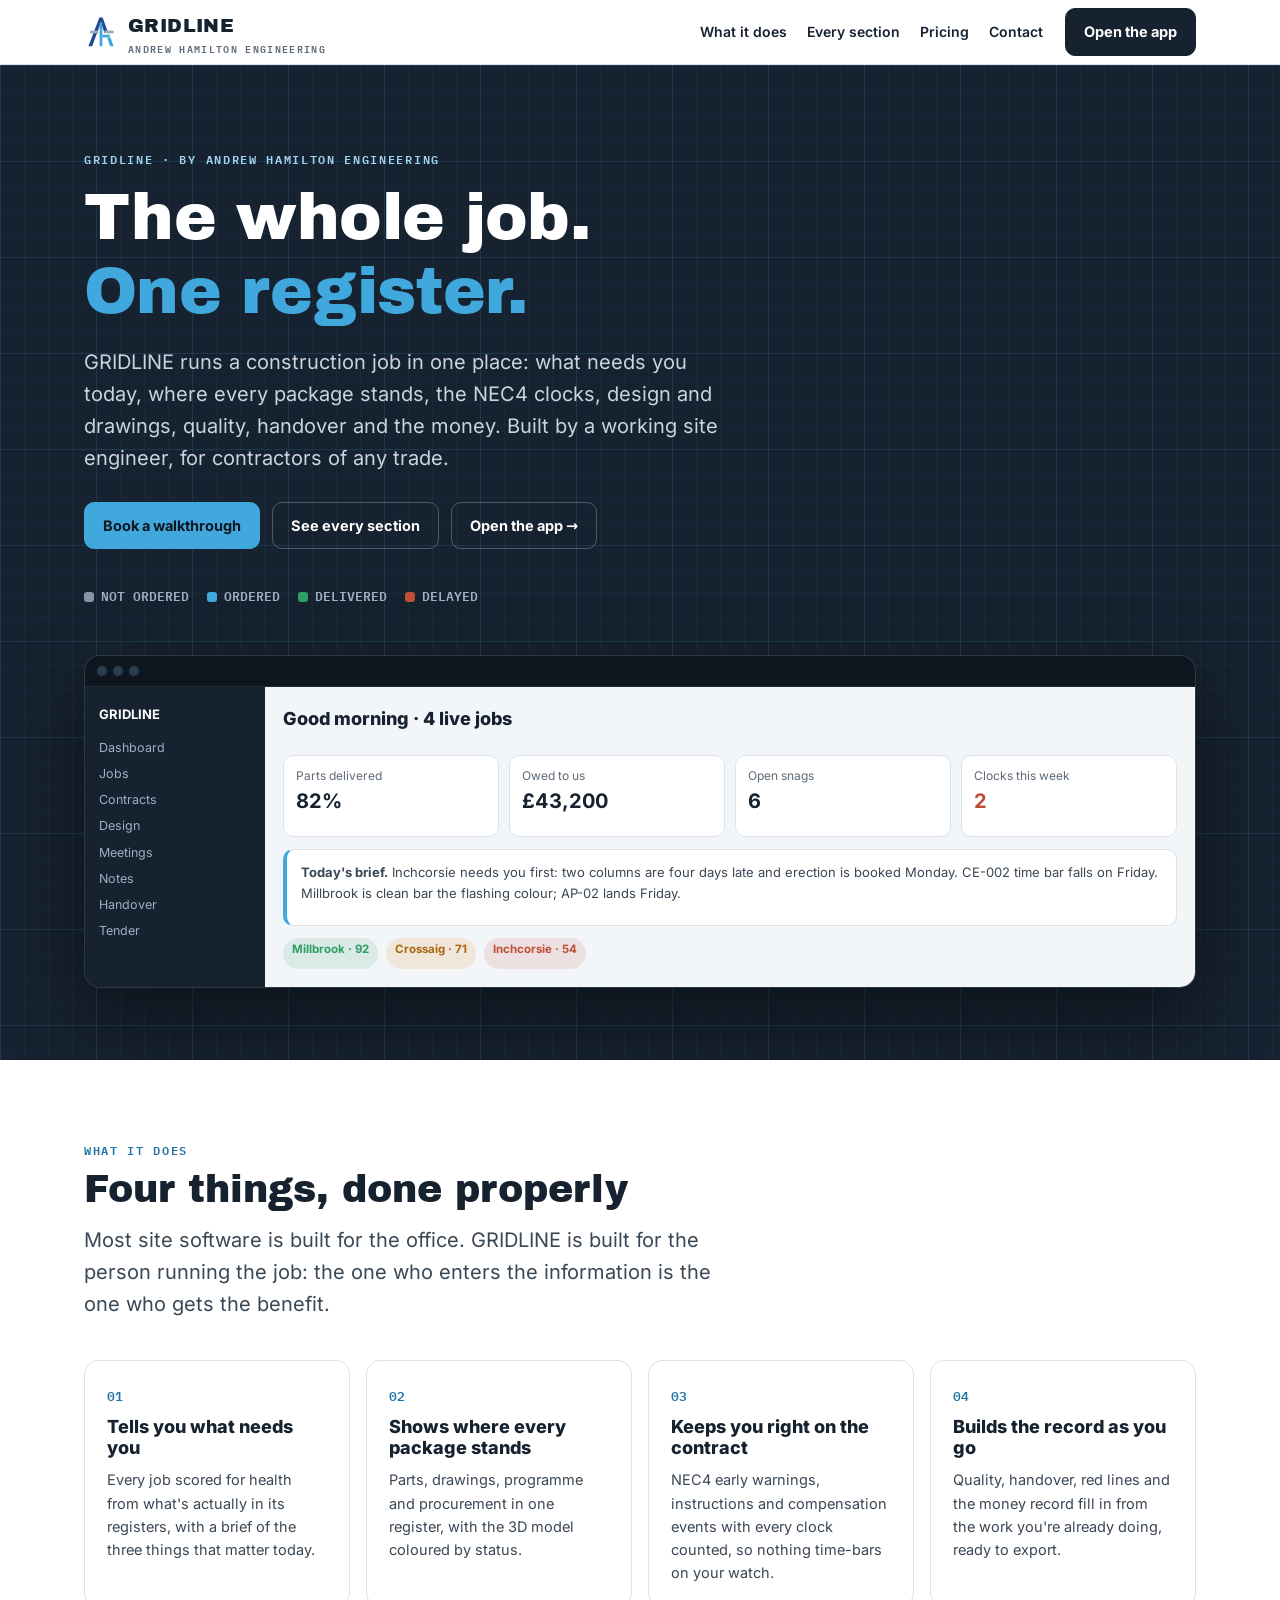
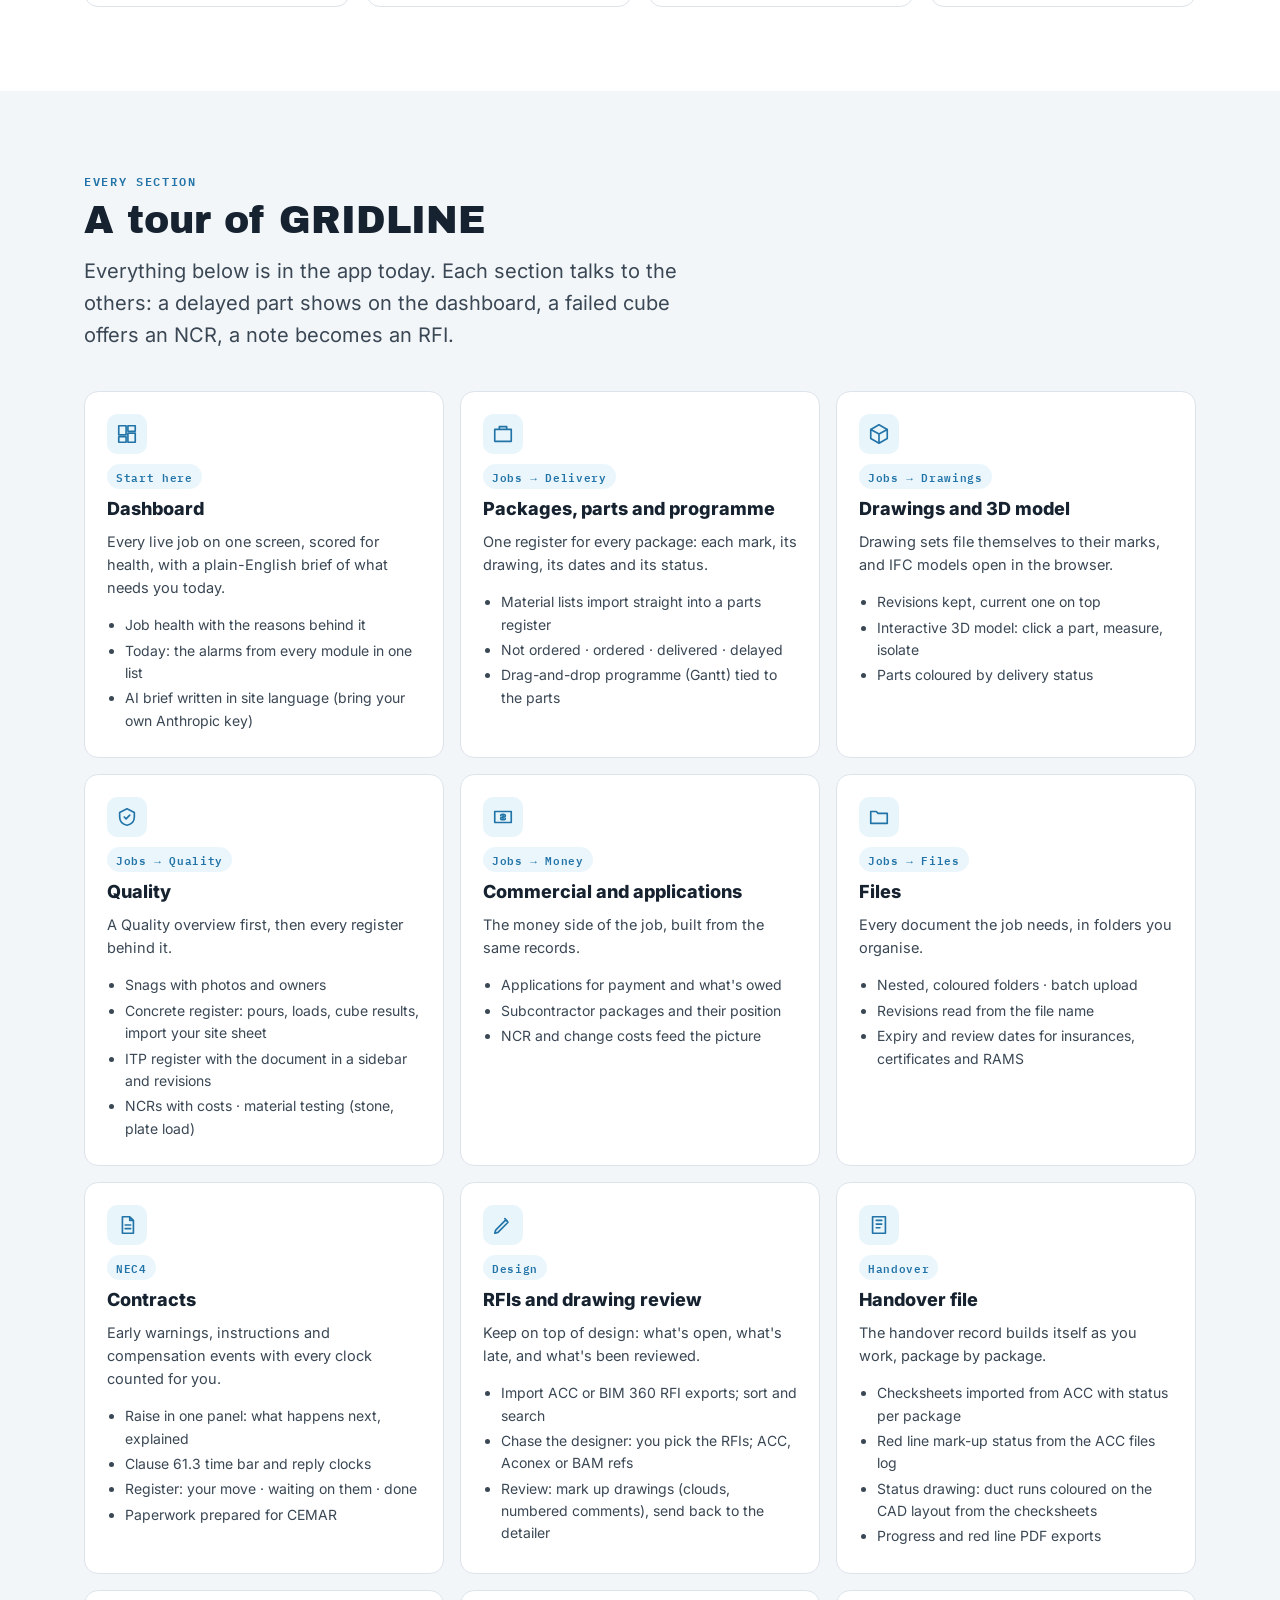
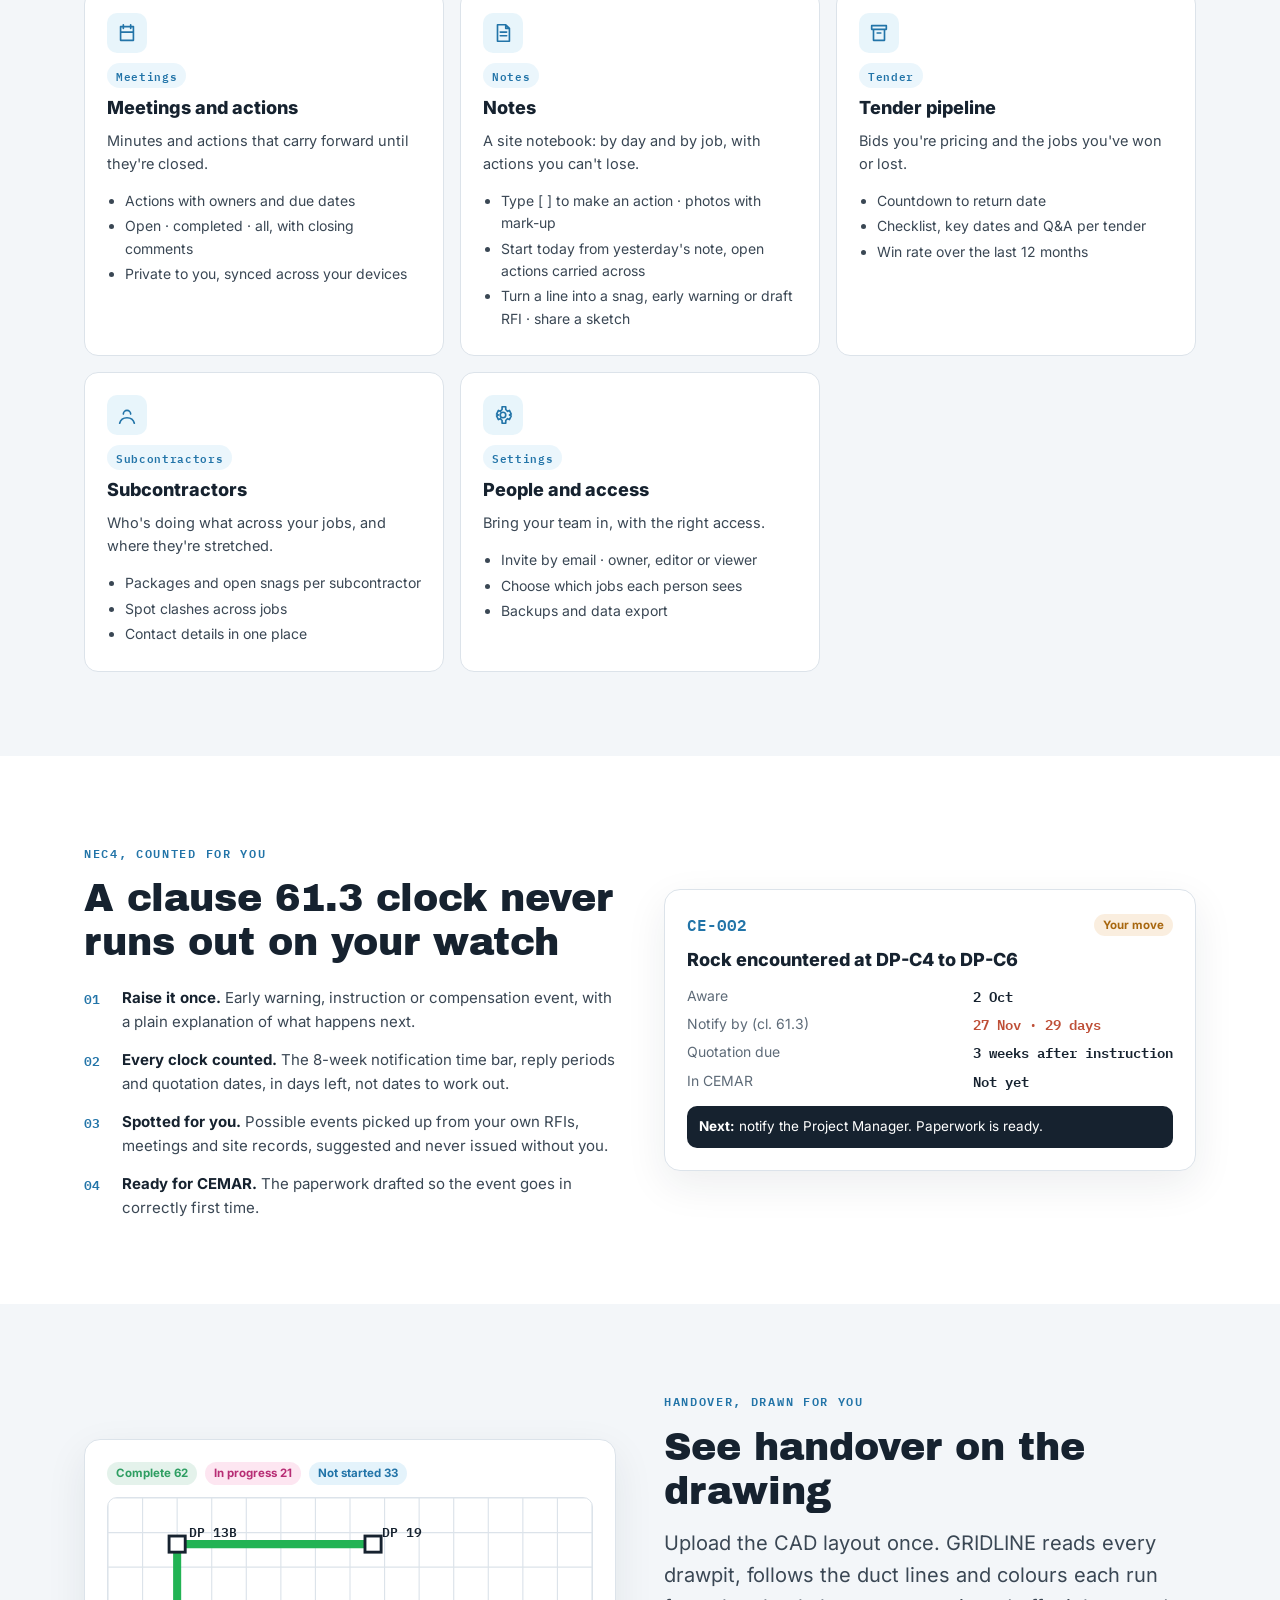
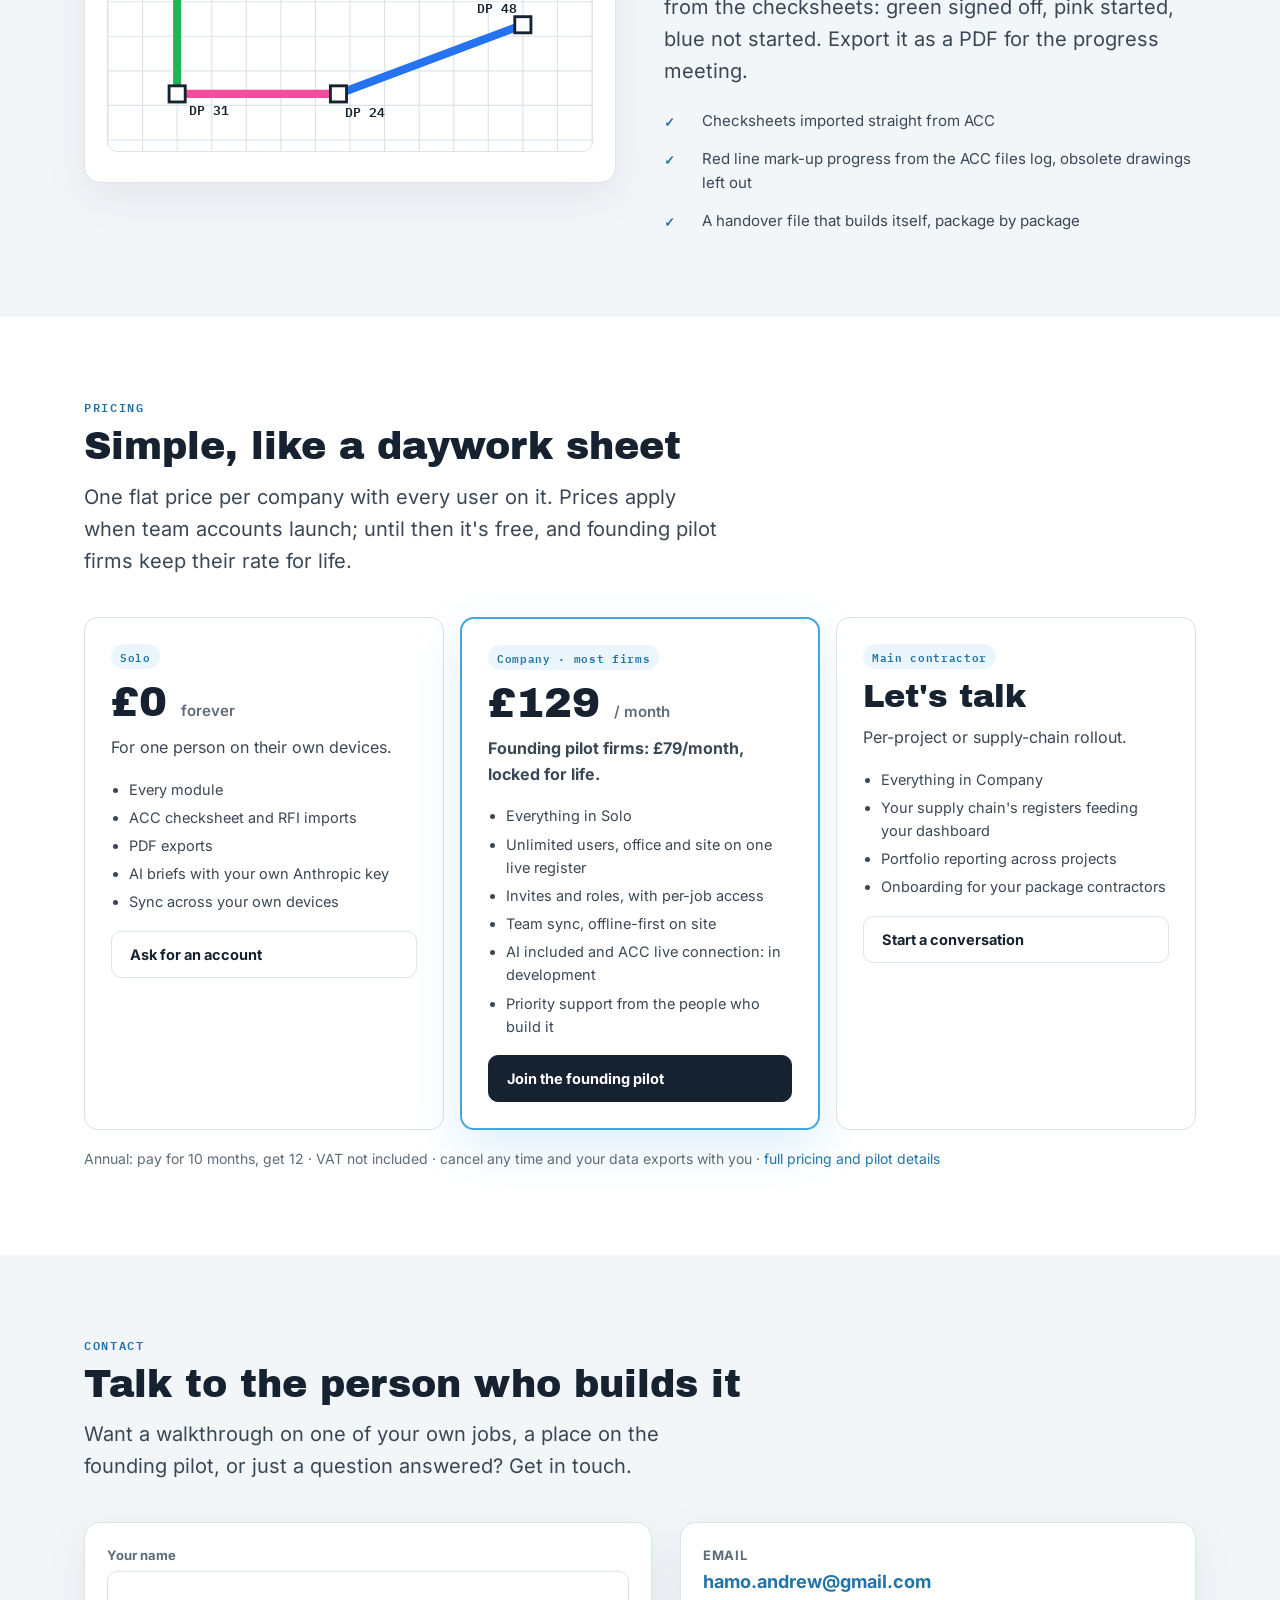
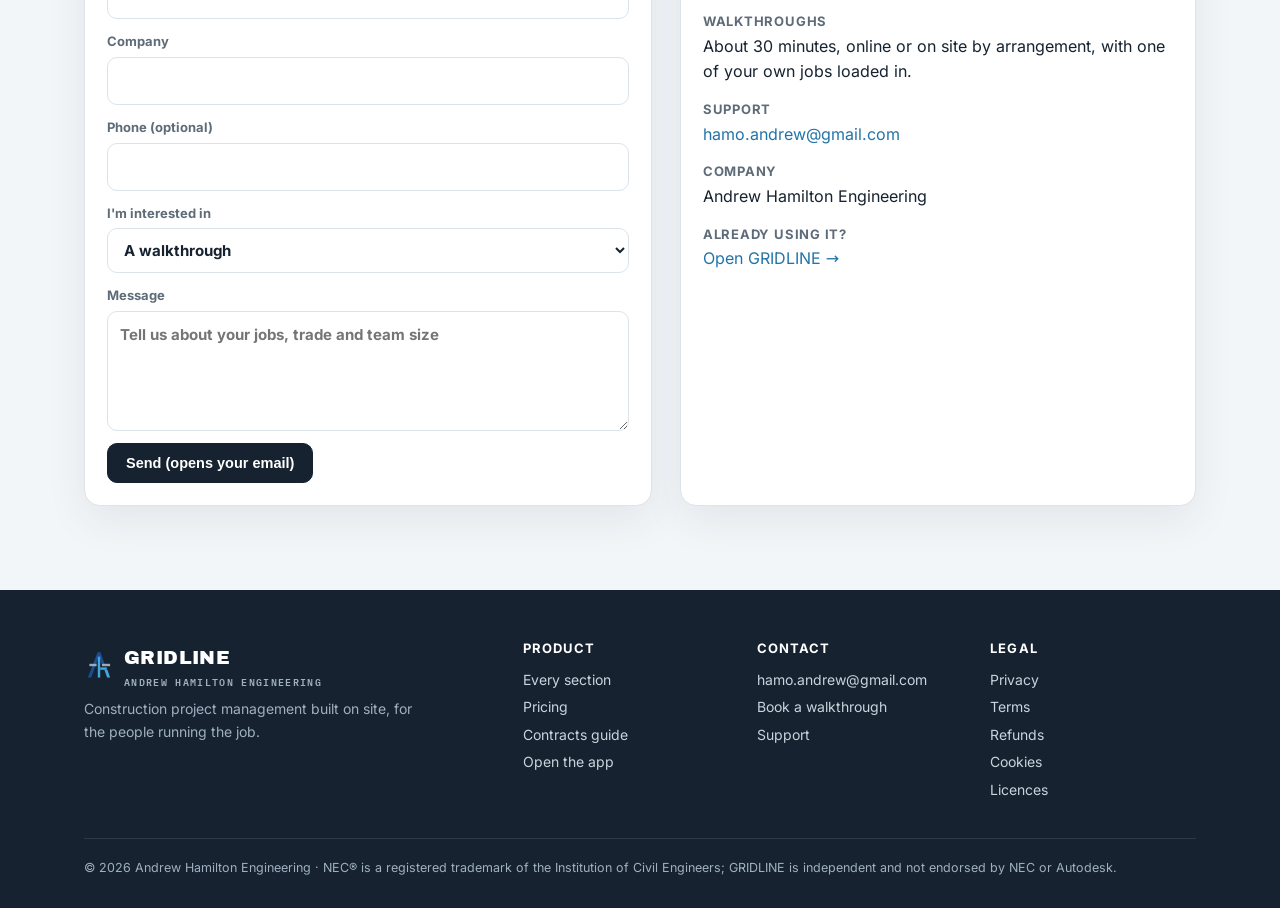
<file: index.html>
<!doctype html><html lang="en-GB"><head><meta charset="utf-8"><meta name="viewport" content="width=device-width,initial-scale=1"><title>GRIDLINE · construction project management, built on site</title><meta name="description" content="GRIDLINE runs the whole job in one place: packages, quality, NEC4 contracts, design, handover and the money. Made by a site engineer, for contractors."><meta name="theme-color" content="#16222F"><link rel="stylesheet" href="fonts.css"><link rel="stylesheet" href="styles.css"><link rel="icon" href="data:image/svg+xml,<svg width='64' height='64' viewBox='0 0 100 100' aria-hidden='true'><polygon points='45,8 55,8 24,92 13,92' fill='%231E4B8F'/><polygon points='45,8 55,8 71,52 60,52' fill='%231E4B8F'/><rect x='18' y='46' width='24' height='8' fill='%239AAABB'/><rect x='60' y='46' width='27' height='8' fill='%239AAABB'/><polygon points='46,22 54,22 54,92 46,92' fill='%2341A8DE'/><rect x='54' y='58' width='22' height='8' fill='%2341A8DE'/><polygon points='68,66 78,66 87,92 77,92' fill='%2341A8DE'/></svg>"></head><body><a class="skip" href="#main">Skip to content</a>
<header class="top"><div class="wrap"><a class="brand" href="index.html"><svg width="34" height="34" viewBox="0 0 100 100" aria-hidden="true"><polygon points="45,8 55,8 24,92 13,92" fill="#1E4B8F"/><polygon points="45,8 55,8 71,52 60,52" fill="#1E4B8F"/><rect x="18" y="46" width="24" height="8" fill="#9AAABB"/><rect x="60" y="46" width="27" height="8" fill="#9AAABB"/><polygon points="46,22 54,22 54,92 46,92" fill="#41A8DE"/><rect x="54" y="58" width="22" height="8" fill="#41A8DE"/><polygon points="68,66 78,66 87,92 77,92" fill="#41A8DE"/></svg><span><b>GRIDLINE</b><small>ANDREW HAMILTON ENGINEERING</small></span></a>
<nav class="nav" aria-label="Main"><a href="index.html#what">What it does</a><a href="index.html#sections">Every section</a><a href="index.html#pricing">Pricing</a><a href="index.html#contact">Contact</a></nav><a class="btn primary" href="https://hamoandrew-oss.github.io/AHE/">Open the app</a></div></header>
<main id="main">
<section class="hero grid-bg"><div class="wrap">
 <div class="eyebrow" style="color:#9FD3EF">GRIDLINE · BY ANDREW HAMILTON ENGINEERING</div>
 <h1 style="margin-top:16px">The whole job.<br/><span>One register.</span></h1>
 <p class="lead" style="margin-top:18px">GRIDLINE runs a construction job in one place: what needs you today, where every package stands, the NEC4 clocks, design and drawings, quality, handover and the money. Built by a working site engineer, for contractors of any trade.</p>
 <div class="cta"><a class="btn sky" href="#contact">Book a walkthrough</a><a class="btn" href="#sections">See every section</a><a class="btn" href="https://hamoandrew-oss.github.io/AHE/">Open the app →</a></div>
 <div class="status"><span><i style="background:#8496A6"></i>NOT ORDERED</span><span><i style="background:#41A8DE"></i>ORDERED</span><span><i style="background:#2E9E62"></i>DELIVERED</span><span><i style="background:#BE4E36"></i>DELAYED</span></div>
 <div class="shot" role="img" aria-label="GRIDLINE dashboard"><div class="bar"><span></span><span></span><span></span></div><div class="body">
  <div class="side"><b>GRIDLINE</b>Dashboard<br/>Jobs<br/>Contracts<br/>Design<br/>Meetings<br/>Notes<br/>Handover<br/>Tender</div>
  <div class="main"><div style="font-weight:800;font-size:18px">Good morning · 4 live jobs</div>
   <div class="mock-row"><div class="mock-card">Parts delivered<b>82%</b></div><div class="mock-card">Owed to us<b>£43,200</b></div><div class="mock-card">Open snags<b>6</b></div><div class="mock-card">Clocks this week<b style="color:#BE4E36">2</b></div></div>
   <div class="mock-brief"><b>Today's brief.</b> Inchcorsie needs you first: two columns are four days late and erection is booked Monday. CE-002 time bar falls on Friday. Millbrook is clean bar the flashing colour; AP-02 lands Friday.</div>
   <div style="display:flex;gap:8px;flex-wrap:wrap"><span class="pill p-g">Millbrook · 92</span><span class="pill p-a">Crossaig · 71</span><span class="pill p-r">Inchcorsie · 54</span></div>
  </div></div></div>
</div></section>

<section id="what"><div class="wrap">
 <div class="head"><span class="eyebrow">What it does</span><h2>Four things, done properly</h2><p class="lead">Most site software is built for the office. GRIDLINE is built for the person running the job: the one who enters the information is the one who gets the benefit.</p></div>
 <div class="cards" style="grid-template-columns:repeat(auto-fill,minmax(240px,1fr))">
  <article class="card"><span class="num">01</span><h3>Tells you what needs you</h3><p>Every job scored for health from what's actually in its registers, with a brief of the three things that matter today.</p></article>
  <article class="card"><span class="num">02</span><h3>Shows where every package stands</h3><p>Parts, drawings, programme and procurement in one register, with the 3D model coloured by status.</p></article>
  <article class="card"><span class="num">03</span><h3>Keeps you right on the contract</h3><p>NEC4 early warnings, instructions and compensation events with every clock counted, so nothing time-bars on your watch.</p></article>
  <article class="card"><span class="num">04</span><h3>Builds the record as you go</h3><p>Quality, handover, red lines and the money record fill in from the work you're already doing, ready to export.</p></article>
 </div>
</div></section>

<section id="sections" class="alt"><div class="wrap">
 <div class="head"><span class="eyebrow">Every section</span><h2>A tour of GRIDLINE</h2><p class="lead">Everything below is in the app today. Each section talks to the others: a delayed part shows on the dashboard, a failed cube offers an NCR, a note becomes an RFI.</p></div>
 <div class="cards"><article class="card"><span class="ic"><svg width="22" height="22" viewBox="0 0 24 24" fill="none" stroke="currentColor" stroke-width="1.8" stroke-linecap="round" stroke-linejoin="round" aria-hidden="true"><path d="M3 13h8V3H3zM13 21h8V11h-8zM3 21h8v-6H3zM13 9h8V3h-8z"/></svg></span><span class="tag">Start here</span><h3>Dashboard</h3><p>Every live job on one screen, scored for health, with a plain-English brief of what needs you today.</p><ul><li>Job health with the reasons behind it</li><li>Today: the alarms from every module in one list</li><li>AI brief written in site language (bring your own Anthropic key)</li></ul></article><article class="card"><span class="ic"><svg width="22" height="22" viewBox="0 0 24 24" fill="none" stroke="currentColor" stroke-width="1.8" stroke-linecap="round" stroke-linejoin="round" aria-hidden="true"><path d="M3 7h18v13H3zM8 7V4h8v3"/></svg></span><span class="tag">Jobs → Delivery</span><h3>Packages, parts and programme</h3><p>One register for every package: each mark, its drawing, its dates and its status.</p><ul><li>Material lists import straight into a parts register</li><li>Not ordered · ordered · delivered · delayed</li><li>Drag-and-drop programme (Gantt) tied to the parts</li></ul></article><article class="card"><span class="ic"><svg width="22" height="22" viewBox="0 0 24 24" fill="none" stroke="currentColor" stroke-width="1.8" stroke-linecap="round" stroke-linejoin="round" aria-hidden="true"><path d="M12 2l9 5v10l-9 5-9-5V7zM12 22V12M21 7l-9 5-9-5"/></svg></span><span class="tag">Jobs → Drawings</span><h3>Drawings and 3D model</h3><p>Drawing sets file themselves to their marks, and IFC models open in the browser.</p><ul><li>Revisions kept, current one on top</li><li>Interactive 3D model: click a part, measure, isolate</li><li>Parts coloured by delivery status</li></ul></article><article class="card"><span class="ic"><svg width="22" height="22" viewBox="0 0 24 24" fill="none" stroke="currentColor" stroke-width="1.8" stroke-linecap="round" stroke-linejoin="round" aria-hidden="true"><path d="M9 12l2 2 4-4M12 3l8 4v5c0 5-3.5 8-8 9-4.5-1-8-4-8-9V7z"/></svg></span><span class="tag">Jobs → Quality</span><h3>Quality</h3><p>A Quality overview first, then every register behind it.</p><ul><li>Snags with photos and owners</li><li>Concrete register: pours, loads, cube results, import your site sheet</li><li>ITP register with the document in a sidebar and revisions</li><li>NCRs with costs · material testing (stone, plate load)</li></ul></article><article class="card"><span class="ic"><svg width="22" height="22" viewBox="0 0 24 24" fill="none" stroke="currentColor" stroke-width="1.8" stroke-linecap="round" stroke-linejoin="round" aria-hidden="true"><path d="M3 6h18v12H3zM12 9v6M9.5 10.5c0-1 1-1.5 2.5-1.5s2.5.5 2.5 1.5-1 1.5-2.5 1.5-2.5.5-2.5 1.5 1 1.5 2.5 1.5 2.5-.5 2.5-1.5"/></svg></span><span class="tag">Jobs → Money</span><h3>Commercial and applications</h3><p>The money side of the job, built from the same records.</p><ul><li>Applications for payment and what's owed</li><li>Subcontractor packages and their position</li><li>NCR and change costs feed the picture</li></ul></article><article class="card"><span class="ic"><svg width="22" height="22" viewBox="0 0 24 24" fill="none" stroke="currentColor" stroke-width="1.8" stroke-linecap="round" stroke-linejoin="round" aria-hidden="true"><path d="M3 6h6l2 2h10v11H3z"/></svg></span><span class="tag">Jobs → Files</span><h3>Files</h3><p>Every document the job needs, in folders you organise.</p><ul><li>Nested, coloured folders · batch upload</li><li>Revisions read from the file name</li><li>Expiry and review dates for insurances, certificates and RAMS</li></ul></article><article class="card"><span class="ic"><svg width="22" height="22" viewBox="0 0 24 24" fill="none" stroke="currentColor" stroke-width="1.8" stroke-linecap="round" stroke-linejoin="round" aria-hidden="true"><path d="M7 3h8l4 4v14H7zM15 3v4h4M10 12h6M10 16h6"/></svg></span><span class="tag">NEC4</span><h3>Contracts</h3><p>Early warnings, instructions and compensation events with every clock counted for you.</p><ul><li>Raise in one panel: what happens next, explained</li><li>Clause 61.3 time bar and reply clocks</li><li>Register: your move · waiting on them · done</li><li>Paperwork prepared for CEMAR</li></ul></article><article class="card"><span class="ic"><svg width="22" height="22" viewBox="0 0 24 24" fill="none" stroke="currentColor" stroke-width="1.8" stroke-linecap="round" stroke-linejoin="round" aria-hidden="true"><path d="M3 21l3.5-1 11-11-2.5-2.5-11 11L3 21zM14 5l2.5 2.5"/></svg></span><span class="tag">Design</span><h3>RFIs and drawing review</h3><p>Keep on top of design: what's open, what's late, and what's been reviewed.</p><ul><li>Import ACC or BIM 360 RFI exports; sort and search</li><li>Chase the designer: you pick the RFIs; ACC, Aconex or BAM refs</li><li>Review: mark up drawings (clouds, numbered comments), send back to the detailer</li></ul></article><article class="card"><span class="ic"><svg width="22" height="22" viewBox="0 0 24 24" fill="none" stroke="currentColor" stroke-width="1.8" stroke-linecap="round" stroke-linejoin="round" aria-hidden="true"><path d="M5 3h14v18H5zM9 7h6M9 11h6M9 15h4"/></svg></span><span class="tag">Handover</span><h3>Handover file</h3><p>The handover record builds itself as you work, package by package.</p><ul><li>Checksheets imported from ACC with status per package</li><li>Red line mark-up status from the ACC files log</li><li>Status drawing: duct runs coloured on the CAD layout from the checksheets</li><li>Progress and red line PDF exports</li></ul></article><article class="card"><span class="ic"><svg width="22" height="22" viewBox="0 0 24 24" fill="none" stroke="currentColor" stroke-width="1.8" stroke-linecap="round" stroke-linejoin="round" aria-hidden="true"><path d="M8 7V3m8 4V3M5 11h14M5 5h14v15H5z"/></svg></span><span class="tag">Meetings</span><h3>Meetings and actions</h3><p>Minutes and actions that carry forward until they're closed.</p><ul><li>Actions with owners and due dates</li><li>Open · completed · all, with closing comments</li><li>Private to you, synced across your devices</li></ul></article><article class="card"><span class="ic"><svg width="22" height="22" viewBox="0 0 24 24" fill="none" stroke="currentColor" stroke-width="1.8" stroke-linecap="round" stroke-linejoin="round" aria-hidden="true"><path d="M6 3h9l4 4v14H6zM15 3v4h4M9 11h7M9 15h7"/></svg></span><span class="tag">Notes</span><h3>Notes</h3><p>A site notebook: by day and by job, with actions you can't lose.</p><ul><li>Type [ ] to make an action · photos with mark-up</li><li>Start today from yesterday's note, open actions carried across</li><li>Turn a line into a snag, early warning or draft RFI · share a sketch</li></ul></article><article class="card"><span class="ic"><svg width="22" height="22" viewBox="0 0 24 24" fill="none" stroke="currentColor" stroke-width="1.8" stroke-linecap="round" stroke-linejoin="round" aria-hidden="true"><path d="M4 4h16v4H4zM6 8v12h12V8M10 12h4"/></svg></span><span class="tag">Tender</span><h3>Tender pipeline</h3><p>Bids you're pricing and the jobs you've won or lost.</p><ul><li>Countdown to return date</li><li>Checklist, key dates and Q&A per tender</li><li>Win rate over the last 12 months</li></ul></article><article class="card"><span class="ic"><svg width="22" height="22" viewBox="0 0 24 24" fill="none" stroke="currentColor" stroke-width="1.8" stroke-linecap="round" stroke-linejoin="round" aria-hidden="true"><path d="M16 11a4 4 0 10-8 0M4 21c1-4 4-6 8-6s7 2 8 6"/></svg></span><span class="tag">Subcontractors</span><h3>Subcontractors</h3><p>Who's doing what across your jobs, and where they're stretched.</p><ul><li>Packages and open snags per subcontractor</li><li>Spot clashes across jobs</li><li>Contact details in one place</li></ul></article><article class="card"><span class="ic"><svg width="22" height="22" viewBox="0 0 24 24" fill="none" stroke="currentColor" stroke-width="1.8" stroke-linecap="round" stroke-linejoin="round" aria-hidden="true"><path d="M12 15a3 3 0 100-6 3 3 0 000 6zM19 12l2-1-2-4-2 1-2-2V3h-4v3l-2 2-2-1-2 4 2 1v0l-2 1 2 4 2-1 2 2v3h4v-3l2-2 2 1 2-4z"/></svg></span><span class="tag">Settings</span><h3>People and access</h3><p>Bring your team in, with the right access.</p><ul><li>Invite by email · owner, editor or viewer</li><li>Choose which jobs each person sees</li><li>Backups and data export</li></ul></article></div>
</div></section>

<section><div class="wrap split">
 <div><span class="eyebrow">NEC4, counted for you</span><h2 style="margin-top:12px">A clause 61.3 clock never runs out on your watch</h2>
  <div class="points">
   <div><span class="num">01</span><span><b>Raise it once.</b> Early warning, instruction or compensation event, with a plain explanation of what happens next.</span></div>
   <div><span class="num">02</span><span><b>Every clock counted.</b> The 8-week notification time bar, reply periods and quotation dates, in days left, not dates to work out.</span></div>
   <div><span class="num">03</span><span><b>Spotted for you.</b> Possible events picked up from your own RFIs, meetings and site records, suggested and never issued without you.</span></div>
   <div><span class="num">04</span><span><b>Ready for CEMAR.</b> The paperwork drafted so the event goes in correctly first time.</span></div>
  </div></div>
 <div class="panel"><div style="display:flex;justify-content:space-between;align-items:center;margin-bottom:12px"><b class="mono" style="color:#2274A8">CE-002</b><span class="pill p-a">Your move</span></div><h3>Rock encountered at DP-C4 to DP-C6</h3>
  <div class="clock" style="margin-top:14px"><span class="k">Aware</span><span class="v">2 Oct</span><span class="k">Notify by (cl. 61.3)</span><span class="v" style="color:#BE4E36">27 Nov · 29 days</span><span class="k">Quotation due</span><span class="v">3 weeks after instruction</span><span class="k">In CEMAR</span><span class="v">Not yet</span></div>
  <div style="margin-top:14px;background:#16222F;color:#fff;border-radius:10px;padding:10px 12px;font-size:13.5px"><b>Next:</b> notify the Project Manager. Paperwork is ready.</div></div>
</div></section>

<section class="alt"><div class="wrap split">
 <div class="panel"><div style="display:flex;gap:8px;flex-wrap:wrap;margin-bottom:12px"><span class="pill p-g">Complete 62</span><span class="pill" style="background:rgba(242,77,158,.14);color:#B72D74">In progress 21</span><span class="pill p-b">Not started 33</span></div>
  <svg viewBox="0 0 420 220" style="width:100%;background:#fff;border:1px solid #DCE3EA;border-radius:10px"><g stroke="#DCE3EA" stroke-width="1"><line x1="0" y1="0" x2="0" y2="220"/><line x1="30" y1="0" x2="30" y2="220"/><line x1="60" y1="0" x2="60" y2="220"/><line x1="90" y1="0" x2="90" y2="220"/><line x1="120" y1="0" x2="120" y2="220"/><line x1="150" y1="0" x2="150" y2="220"/><line x1="180" y1="0" x2="180" y2="220"/><line x1="210" y1="0" x2="210" y2="220"/><line x1="240" y1="0" x2="240" y2="220"/><line x1="270" y1="0" x2="270" y2="220"/><line x1="300" y1="0" x2="300" y2="220"/><line x1="330" y1="0" x2="330" y2="220"/><line x1="360" y1="0" x2="360" y2="220"/><line x1="390" y1="0" x2="390" y2="220"/><line x1="420" y1="0" x2="420" y2="220"/><line x1="0" y1="0" x2="420" y2="0"/><line x1="0" y1="30" x2="420" y2="30"/><line x1="0" y1="60" x2="420" y2="60"/><line x1="0" y1="90" x2="420" y2="90"/><line x1="0" y1="120" x2="420" y2="120"/><line x1="0" y1="150" x2="420" y2="150"/><line x1="0" y1="180" x2="420" y2="180"/><line x1="0" y1="210" x2="420" y2="210"/></g><g stroke-linecap="round" fill="none"><path d="M60 40 L60 170" stroke="#22B354" stroke-width="7"/><path d="M60 170 L200 170" stroke="#F24D9E" stroke-width="7"/><path d="M200 170 L360 110" stroke="#2673F2" stroke-width="7"/><path d="M60 40 L230 40" stroke="#22B354" stroke-width="7"/></g><g fill="#fff" stroke="#16222F" stroke-width="2.5"><rect x="53" y="33" width="14" height="14"/><rect x="53" y="163" width="14" height="14"/><rect x="193" y="163" width="14" height="14"/><rect x="353" y="103" width="14" height="14"/><rect x="223" y="33" width="14" height="14"/></g><g font-family="IBM Plex Mono,monospace" font-size="11" font-weight="700" fill="#16222F"><text x="70" y="34">DP 13B</text><text x="70" y="188">DP 31</text><text x="206" y="190">DP 24</text><text x="320" y="100">DP 48</text><text x="238" y="34">DP 19</text></g></svg></div>
 <div><span class="eyebrow">Handover, drawn for you</span><h2 style="margin-top:12px">See handover on the drawing</h2><p class="lead" style="margin-top:14px">Upload the CAD layout once. GRIDLINE reads every drawpit, follows the duct lines and colours each run from the checksheets: green signed off, pink started, blue not started. Export it as a PDF for the progress meeting.</p>
  <div class="points"><div><span class="num">✓</span><span>Checksheets imported straight from ACC</span></div><div><span class="num">✓</span><span>Red line mark-up progress from the ACC files log, obsolete drawings left out</span></div><div><span class="num">✓</span><span>A handover file that builds itself, package by package</span></div></div></div>
</div></section>

<section id="pricing"><div class="wrap">
 <div class="head"><span class="eyebrow">Pricing</span><h2>Simple, like a daywork sheet</h2><p class="lead">One flat price per company with every user on it. Prices apply when team accounts launch; until then it's free, and founding pilot firms keep their rate for life.</p></div>
 <div class="prices">
  <div class="price"><span class="tag">Solo</span><div class="amt">£0 <small>forever</small></div><p style="color:#3A4754">For one person on their own devices.</p><ul><li>Every module</li><li>ACC checksheet and RFI imports</li><li>PDF exports</li><li>AI briefs with your own Anthropic key</li><li>Sync across your own devices</li></ul><a class="btn" href="mailto:hamo.andrew@gmail.com?subject=GRIDLINE%20account">Ask for an account</a></div>
  <div class="price feature"><span class="tag">Company · most firms</span><div class="amt">£129 <small>/ month</small></div><p style="color:#3A4754"><b>Founding pilot firms: £79/month, locked for life.</b></p><ul><li>Everything in Solo</li><li>Unlimited users, office and site on one live register</li><li>Invites and roles, with per-job access</li><li>Team sync, offline-first on site</li><li>AI included and ACC live connection: in development</li><li>Priority support from the people who build it</li></ul><a class="btn primary" href="#contact">Join the founding pilot</a></div>
  <div class="price"><span class="tag">Main contractor</span><div class="amt" style="font-size:32px">Let's talk</div><p style="color:#3A4754">Per-project or supply-chain rollout.</p><ul><li>Everything in Company</li><li>Your supply chain's registers feeding your dashboard</li><li>Portfolio reporting across projects</li><li>Onboarding for your package contractors</li></ul><a class="btn" href="#contact">Start a conversation</a></div>
 </div>
 <p style="margin-top:18px;color:#5E6B78;font-size:14px">Annual: pay for 10 months, get 12 · VAT not included · cancel any time and your data exports with you · <a href="pricing.html">full pricing and pilot details</a></p>
</div></section>

<section id="contact" class="alt"><div class="wrap">
 <div class="head"><span class="eyebrow">Contact</span><h2>Talk to the person who builds it</h2><p class="lead">Want a walkthrough on one of your own jobs, a place on the founding pilot, or just a question answered? Get in touch.</p></div>
 <div class="contact">
  <form class="c panel" onsubmit="event.preventDefault();var f=this;var b='Name: '+f.n.value+'\nCompany: '+f.co.value+'\nPhone: '+f.ph.value+'\nInterested in: '+f.t.value+'\n\n'+f.m.value;location.href='mailto:hamo.andrew@gmail.com?subject='+encodeURIComponent('GRIDLINE: '+f.t.value)+'&body='+encodeURIComponent(b);">
   <label>Your name<input name="n" required autocomplete="name"></label>
   <label>Company<input name="co" autocomplete="organization"></label>
   <label>Phone (optional)<input name="ph" type="tel" autocomplete="tel"></label>
   <label>I'm interested in<select name="t"><option>A walkthrough</option><option>The founding pilot</option><option>Main contractor rollout</option><option>A question</option></select></label>
   <label>Message<textarea name="m" placeholder="Tell us about your jobs, trade and team size"></textarea></label>
   <button class="btn primary" type="submit" style="justify-self:start;cursor:pointer">Send (opens your email)</button>
  </form>
  <div class="info panel">
   <div><b>Email</b><a href="mailto:hamo.andrew@gmail.com" style="font-size:18px;font-weight:700">hamo.andrew@gmail.com</a></div>
   <div><b>Walkthroughs</b><span>About 30 minutes, online or on site by arrangement, with one of your own jobs loaded in.</span></div>
   <div><b>Support</b><a href="mailto:hamo.andrew@gmail.com?subject=GRIDLINE%20support">hamo.andrew@gmail.com</a></div>
   <div><b>Company</b><span>Andrew Hamilton Engineering</span></div>
   <div><b>Already using it?</b><a href="https://hamoandrew-oss.github.io/AHE/">Open GRIDLINE →</a></div>
  </div>
 </div>
</div></section>
</main>
<footer><div class="wrap"><div class="cols">
<div><a class="brand" href="index.html" style="color:#fff"><svg width="30" height="30" viewBox="0 0 100 100" aria-hidden="true"><polygon points="45,8 55,8 24,92 13,92" fill="#1E4B8F"/><polygon points="45,8 55,8 71,52 60,52" fill="#1E4B8F"/><rect x="18" y="46" width="24" height="8" fill="#9AAABB"/><rect x="60" y="46" width="27" height="8" fill="#9AAABB"/><polygon points="46,22 54,22 54,92 46,92" fill="#41A8DE"/><rect x="54" y="58" width="22" height="8" fill="#41A8DE"/><polygon points="68,66 78,66 87,92 77,92" fill="#41A8DE"/></svg><span><b>GRIDLINE</b><small style="color:#9FB0C0">ANDREW HAMILTON ENGINEERING</small></span></a><p style="margin-top:12px;max-width:340px">Construction project management built on site, for the people running the job.</p></div>
<div><h4>Product</h4><a href="index.html#sections">Every section</a><a href="index.html#pricing">Pricing</a><a href="contracts-guide.html">Contracts guide</a><a href="https://hamoandrew-oss.github.io/AHE/">Open the app</a></div>
<div><h4>Contact</h4><a href="mailto:hamo.andrew@gmail.com">hamo.andrew@gmail.com</a><a href="index.html#contact">Book a walkthrough</a><a href="mailto:hamo.andrew@gmail.com?subject=GRIDLINE%20support">Support</a></div>
<div><h4>Legal</h4><a href="privacy.html">Privacy</a><a href="terms.html">Terms</a><a href="refunds.html">Refunds</a><a href="cookies.html">Cookies</a><a href="licences.html">Licences</a></div></div>
<div class="legal">© 2026 Andrew Hamilton Engineering · NEC® is a registered trademark of the Institution of Civil Engineers; GRIDLINE is independent and not endorsed by NEC or Autodesk.</div></div></footer></body></html>
</file>
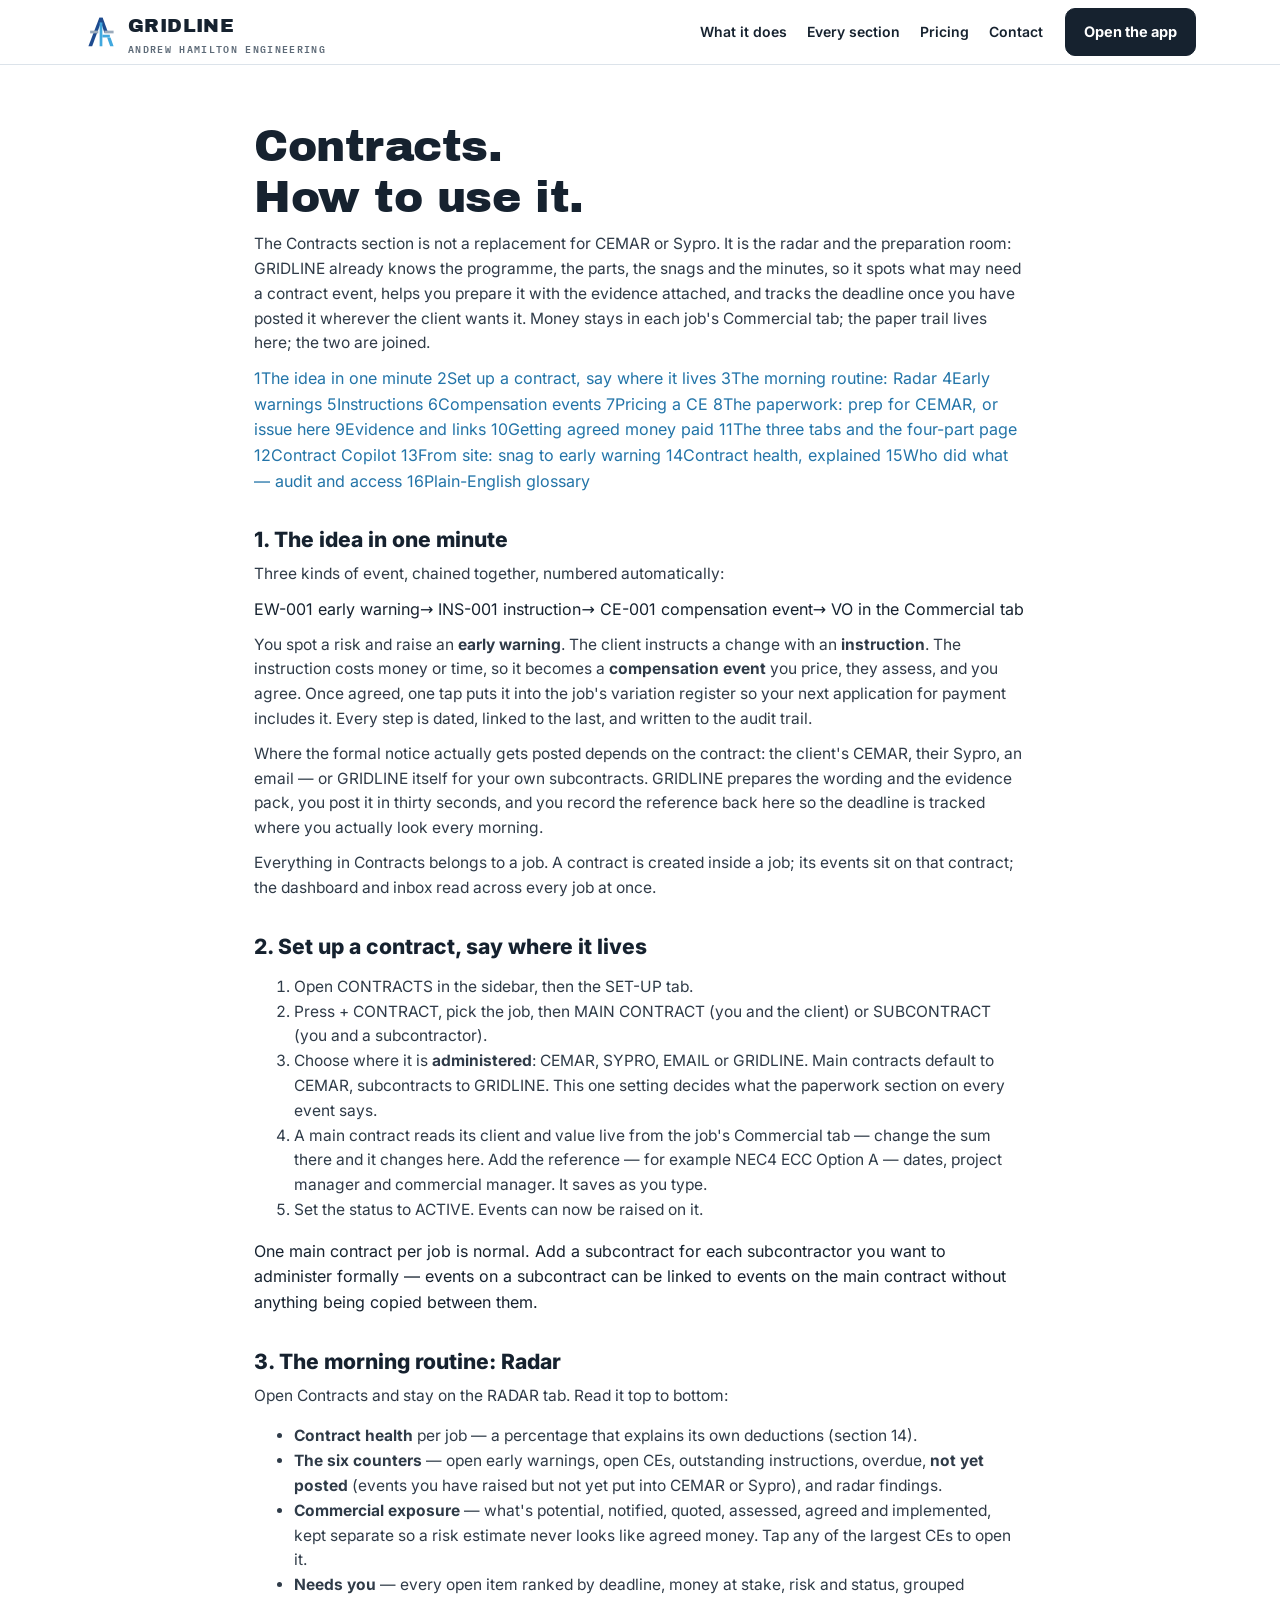
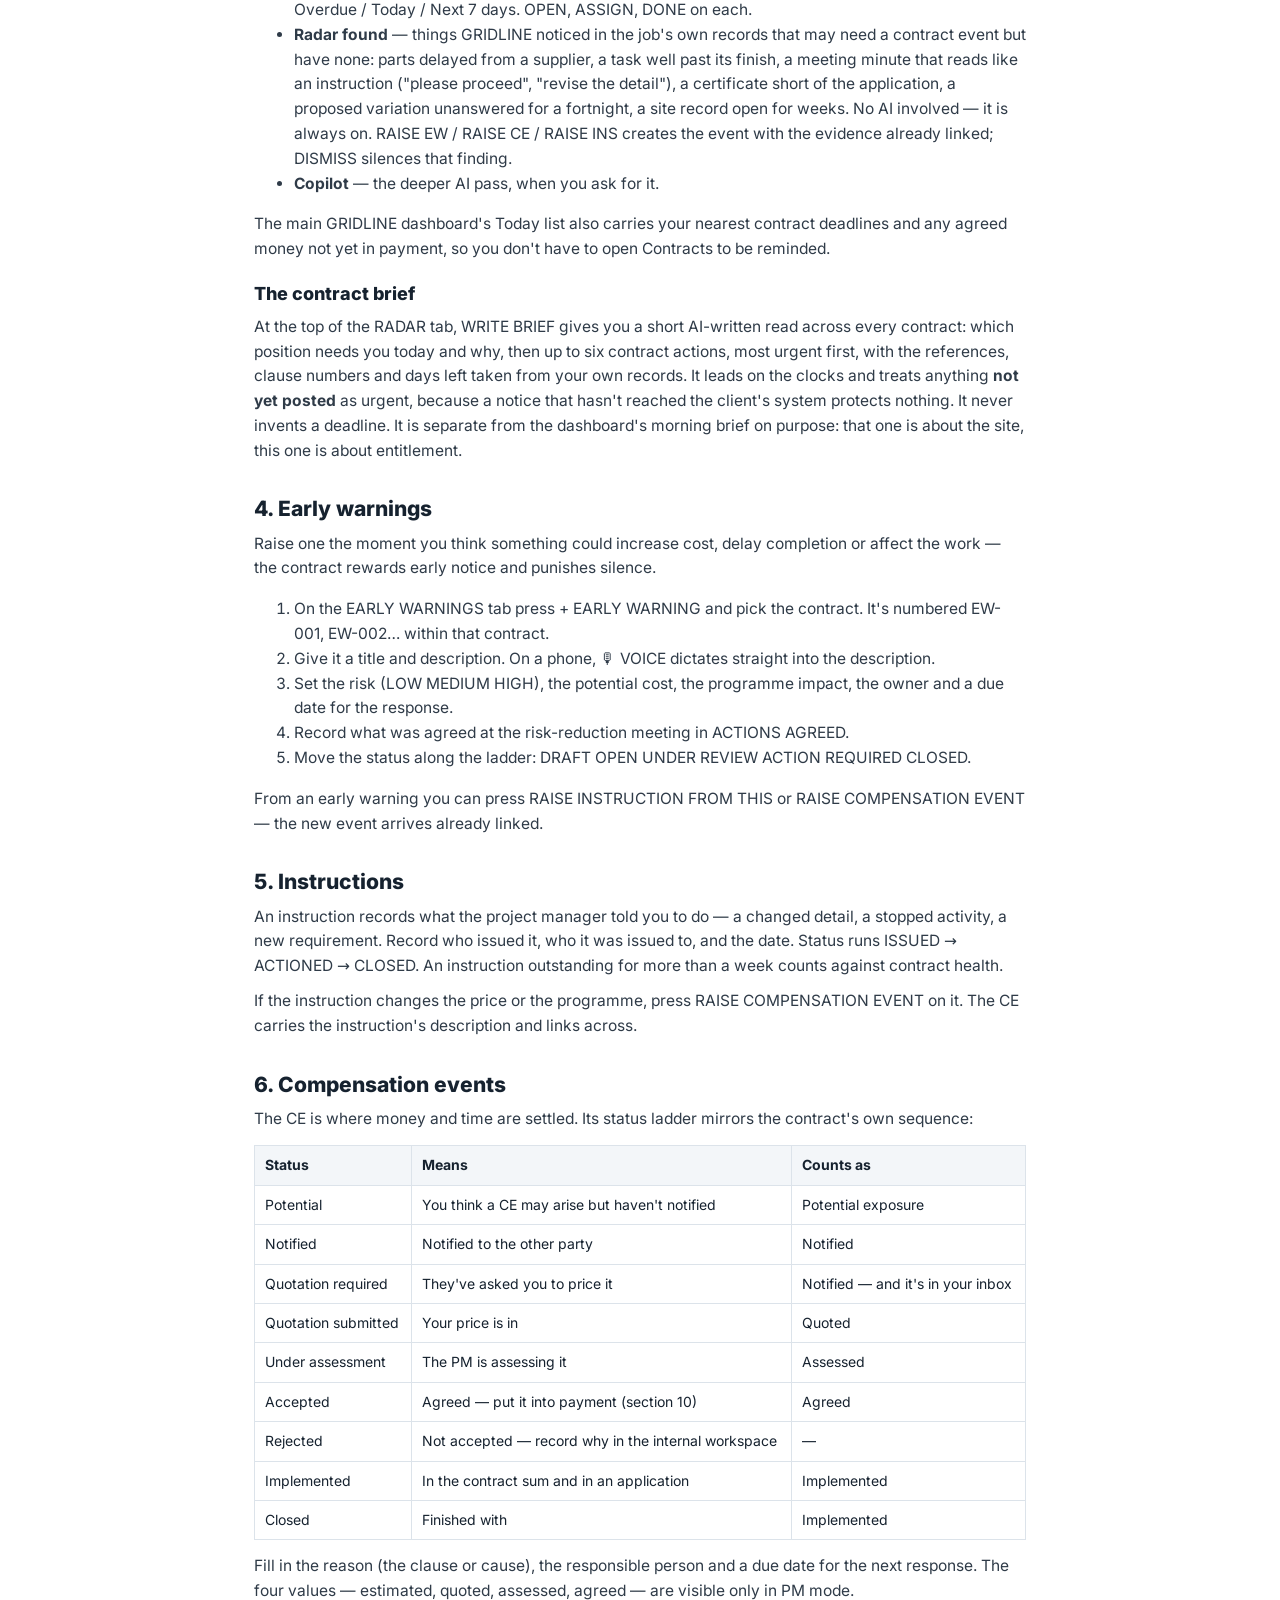
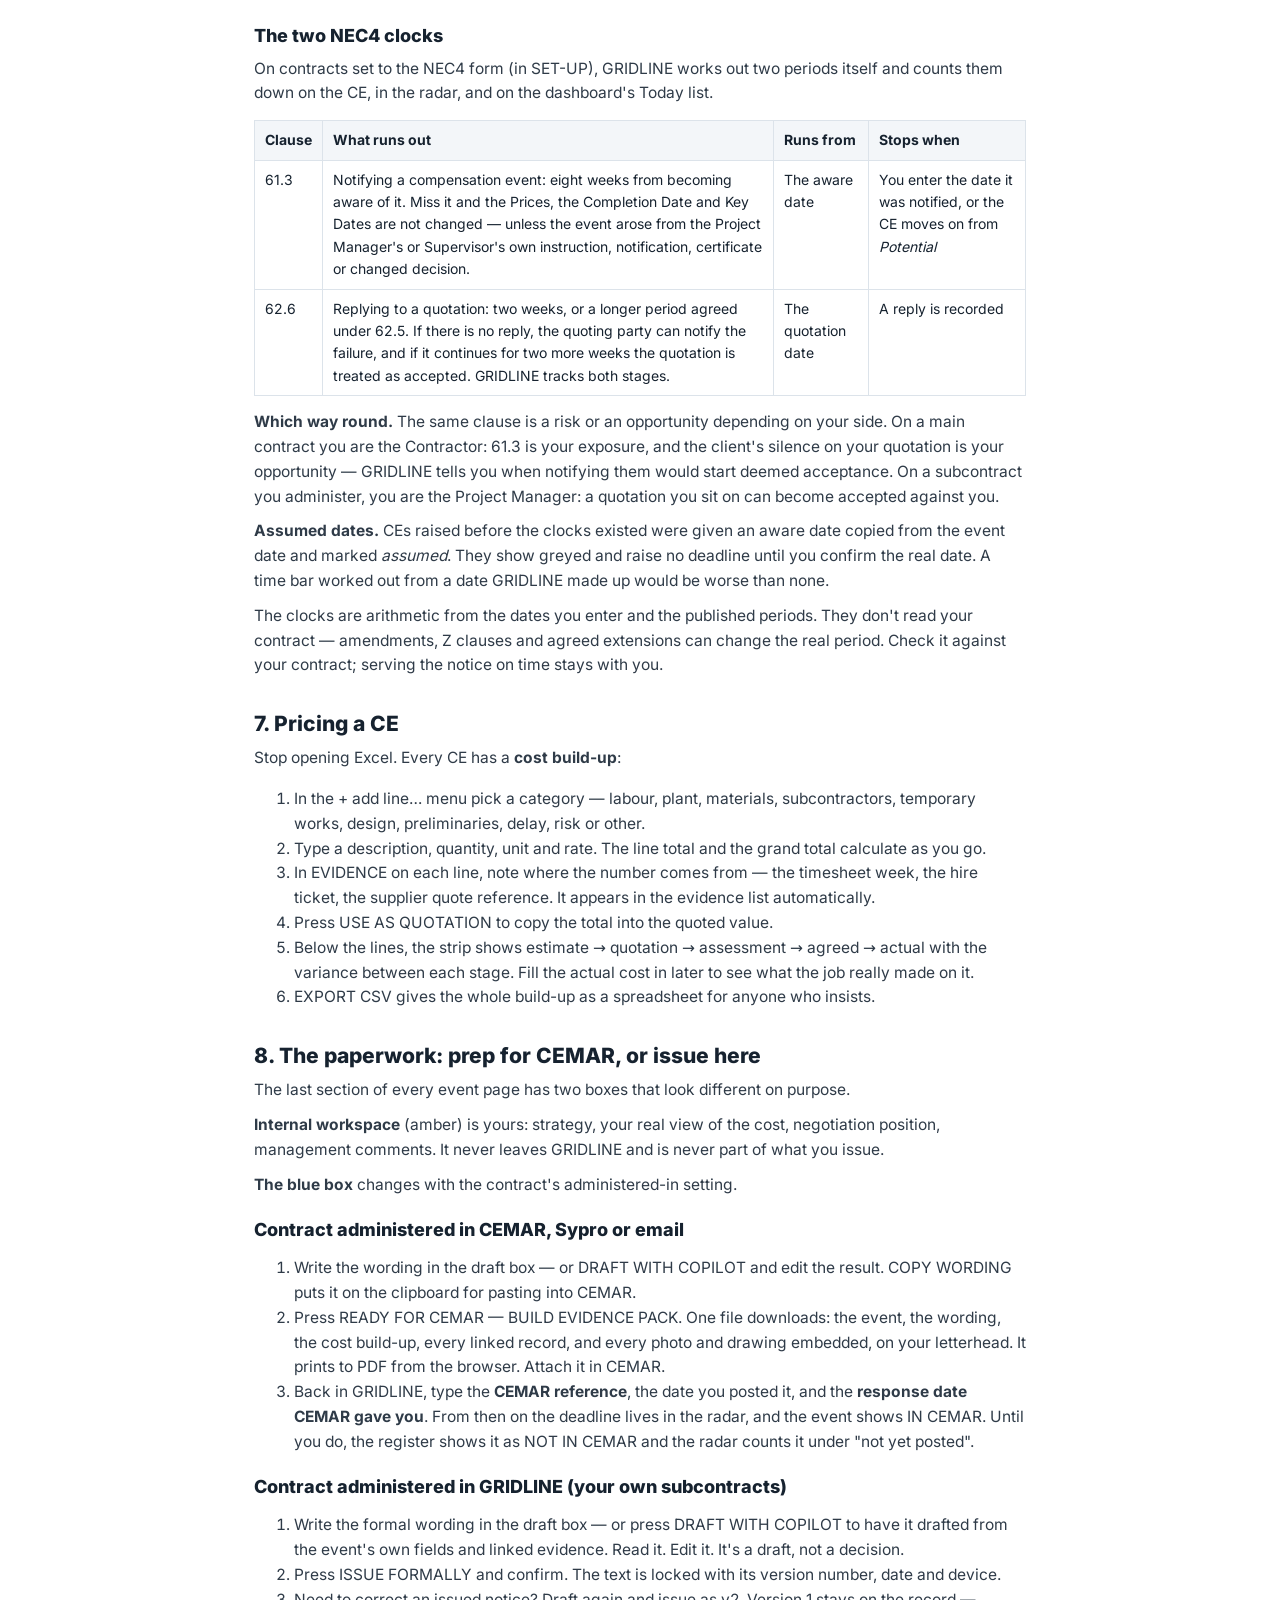
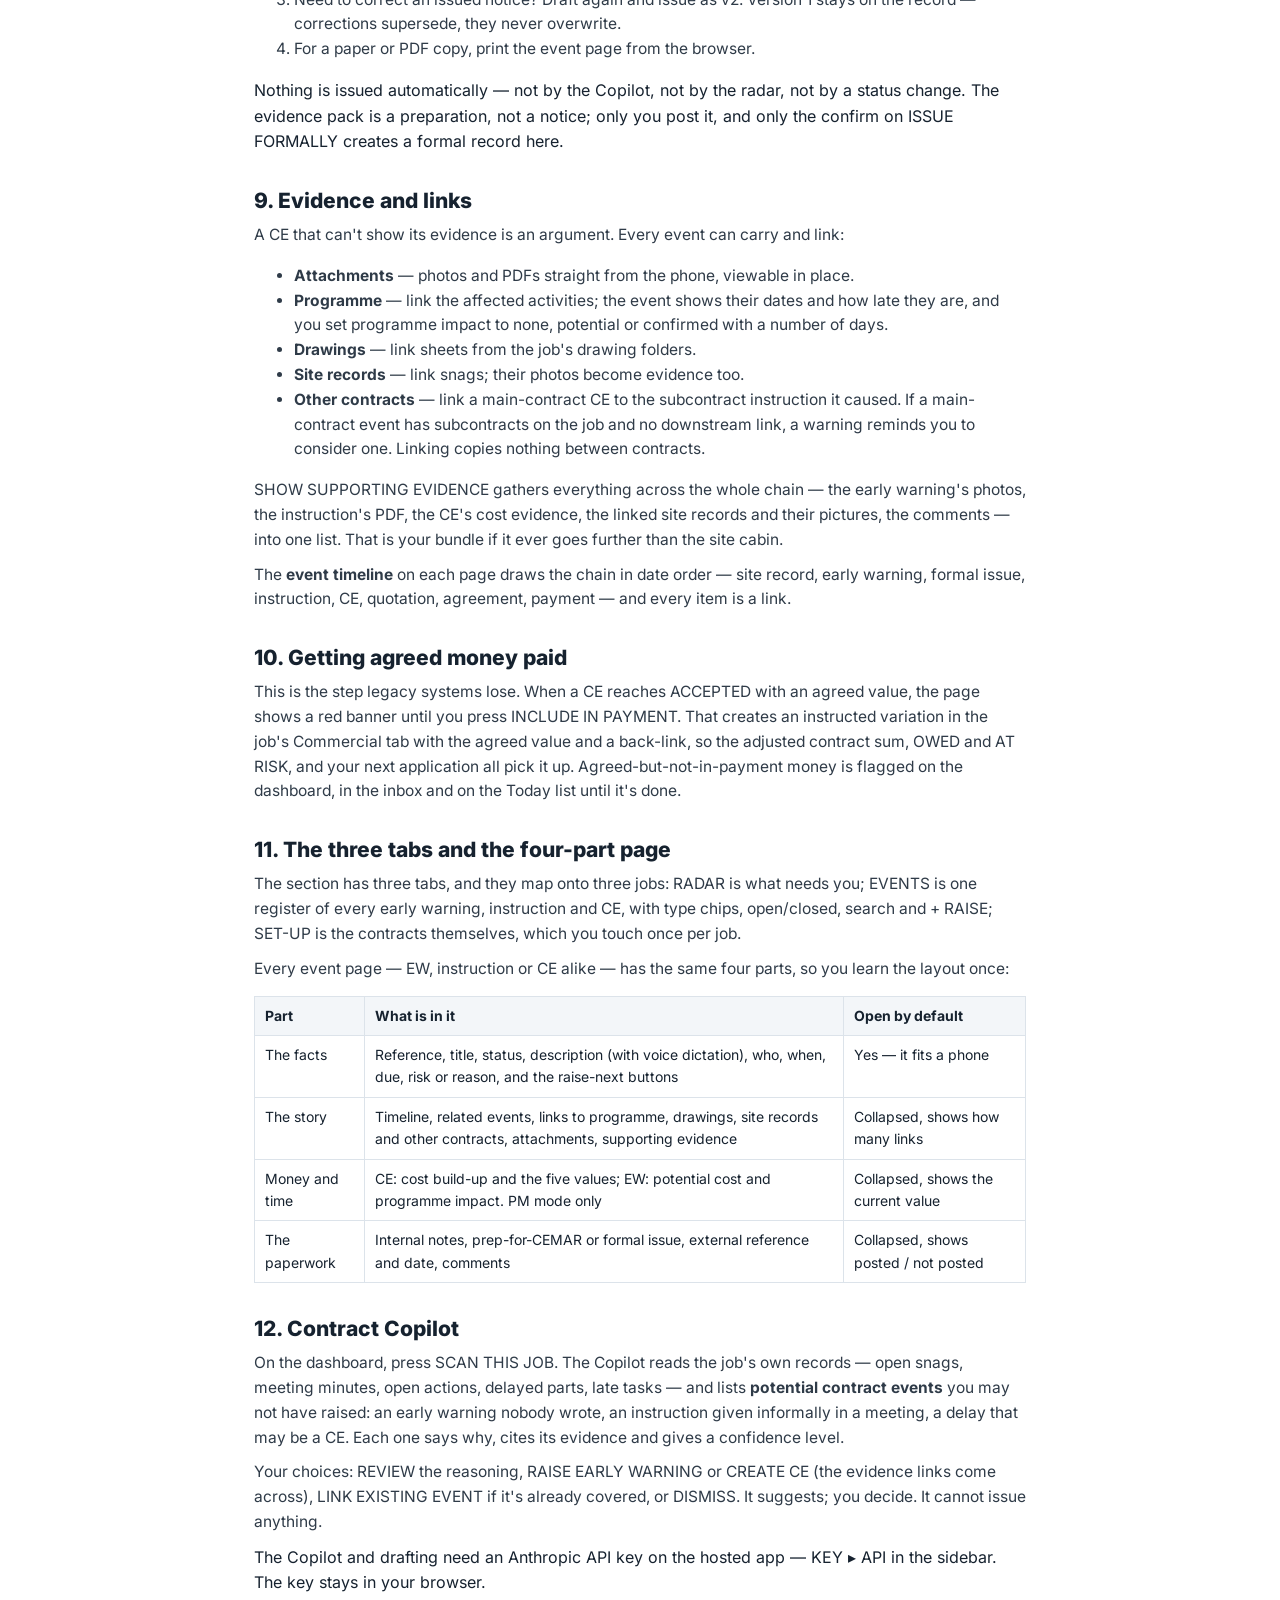
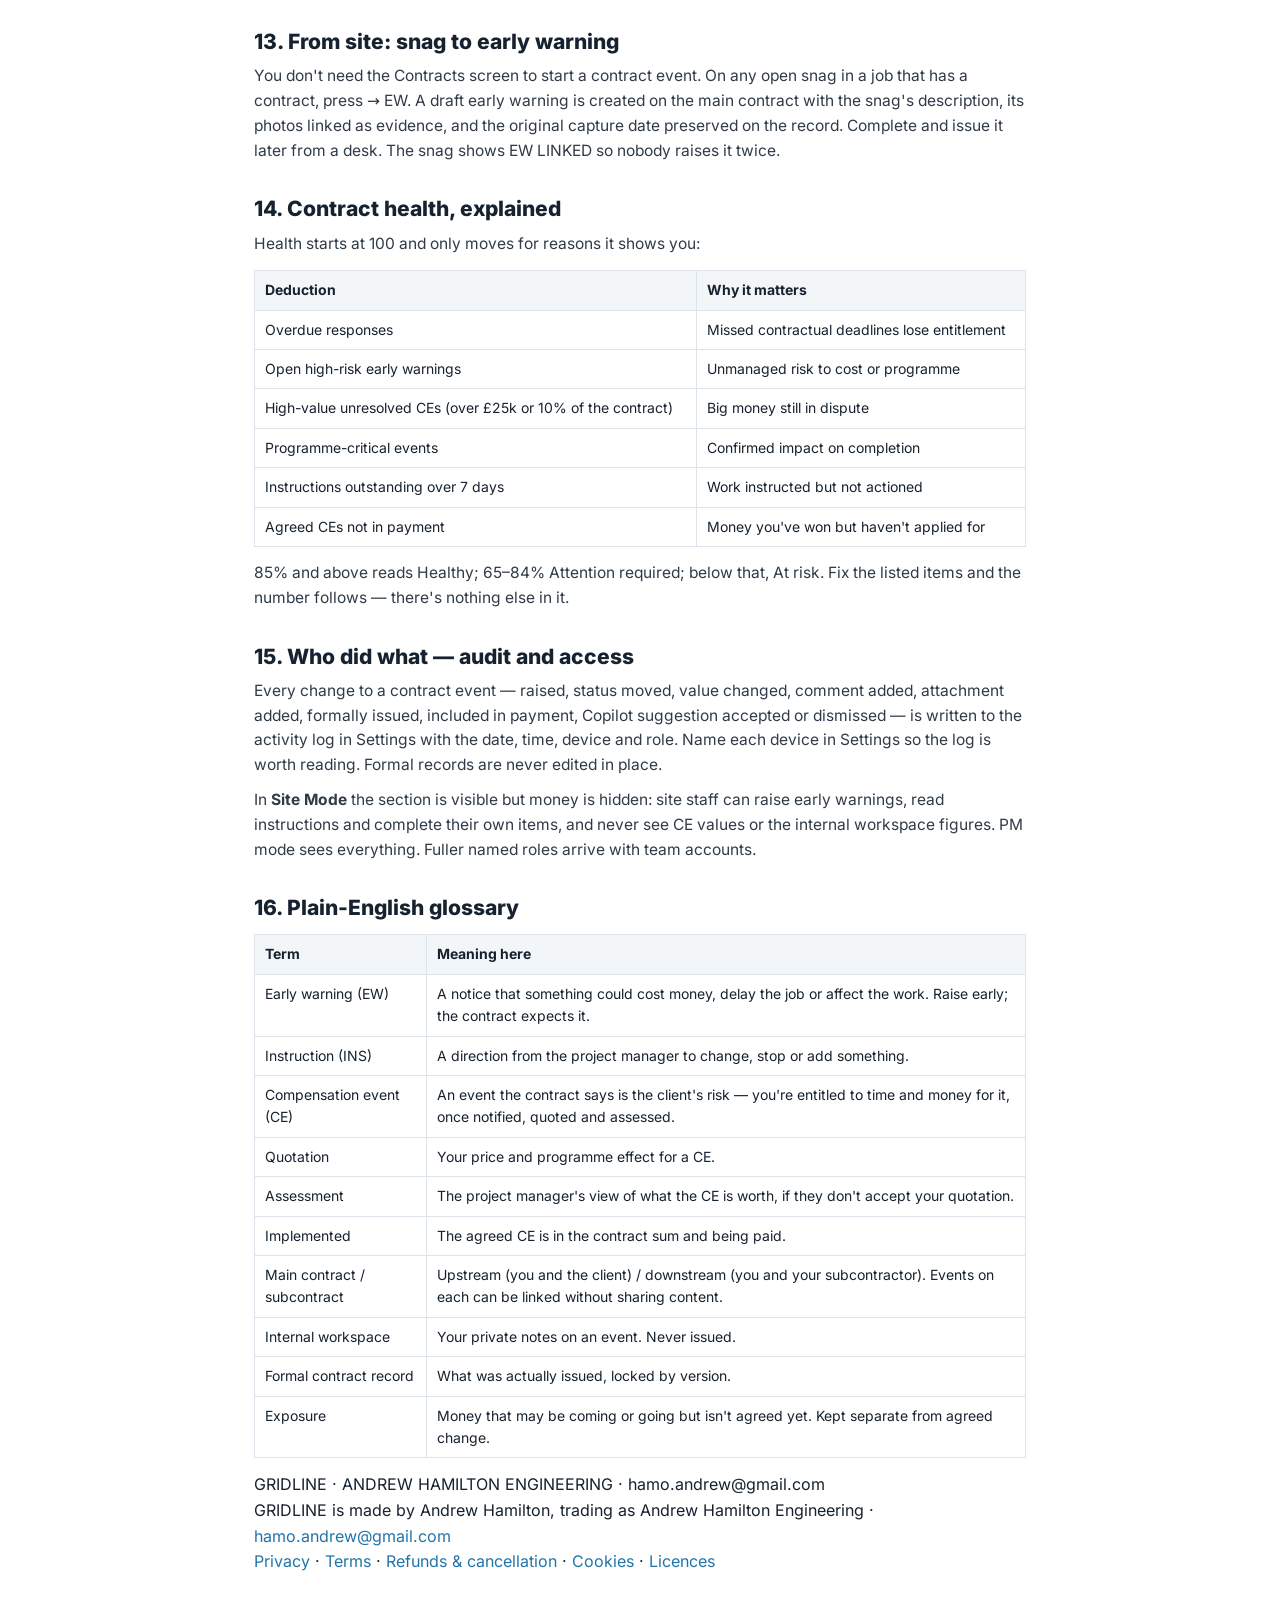
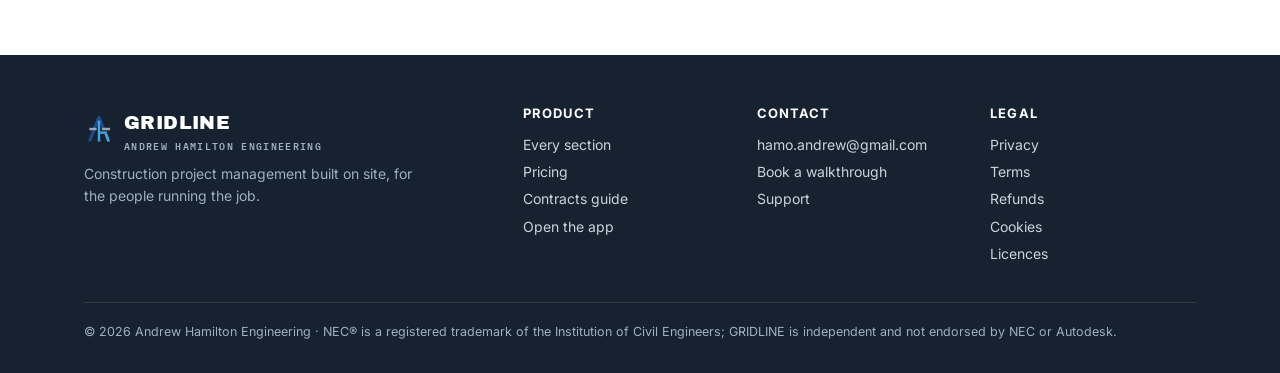
<file: contracts-guide.html>
<!doctype html><html lang="en-GB"><head><meta charset="utf-8"><meta name="viewport" content="width=device-width,initial-scale=1"><title>Contracts guide · GRIDLINE</title><meta name="description" content="How to use GRIDLINE's NEC4 contracts section"><meta name="theme-color" content="#16222F"><link rel="stylesheet" href="fonts.css"><link rel="stylesheet" href="styles.css"><link rel="icon" href="data:image/svg+xml,<svg width='64' height='64' viewBox='0 0 100 100' aria-hidden='true'><polygon points='45,8 55,8 24,92 13,92' fill='%231E4B8F'/><polygon points='45,8 55,8 71,52 60,52' fill='%231E4B8F'/><rect x='18' y='46' width='24' height='8' fill='%239AAABB'/><rect x='60' y='46' width='27' height='8' fill='%239AAABB'/><polygon points='46,22 54,22 54,92 46,92' fill='%2341A8DE'/><rect x='54' y='58' width='22' height='8' fill='%2341A8DE'/><polygon points='68,66 78,66 87,92 77,92' fill='%2341A8DE'/></svg>"></head><body><a class="skip" href="#main">Skip to content</a>
<header class="top"><div class="wrap"><a class="brand" href="index.html"><svg width="34" height="34" viewBox="0 0 100 100" aria-hidden="true"><polygon points="45,8 55,8 24,92 13,92" fill="#1E4B8F"/><polygon points="45,8 55,8 71,52 60,52" fill="#1E4B8F"/><rect x="18" y="46" width="24" height="8" fill="#9AAABB"/><rect x="60" y="46" width="27" height="8" fill="#9AAABB"/><polygon points="46,22 54,22 54,92 46,92" fill="#41A8DE"/><rect x="54" y="58" width="22" height="8" fill="#41A8DE"/><polygon points="68,66 78,66 87,92 77,92" fill="#41A8DE"/></svg><span><b>GRIDLINE</b><small>ANDREW HAMILTON ENGINEERING</small></span></a>
<nav class="nav" aria-label="Main"><a href="index.html#what">What it does</a><a href="index.html#sections">Every section</a><a href="index.html#pricing">Pricing</a><a href="index.html#contact">Contact</a></nav><a class="btn primary" href="https://hamoandrew-oss.github.io/AHE/">Open the app</a></div></header><main id="main" class="doc">


<div>
  <h1>Contracts.<br>How to use it.</h1>
  <p>The Contracts section is not a replacement for CEMAR or Sypro. It is the radar and the preparation room: GRIDLINE already knows the programme, the parts, the snags and the minutes, so it spots what may need a contract event, helps you prepare it with the evidence attached, and tracks the deadline once you have posted it wherever the client wants it. Money stays in each job's Commercial tab; the paper trail lives here; the two are joined.</p>

  <div>
    <a href="#idea"><span>1</span>The idea in one minute</a>
    <a href="#setup"><span>2</span>Set up a contract, say where it lives</a>
    <a href="#morning"><span>3</span>The morning routine: Radar</a>
    <a href="#ew"><span>4</span>Early warnings</a>
    <a href="#ins"><span>5</span>Instructions</a>
    <a href="#ce"><span>6</span>Compensation events</a>
    <a href="#cost"><span>7</span>Pricing a CE</a>
    <a href="#formal"><span>8</span>The paperwork: prep for CEMAR, or issue here</a>
    <a href="#evidence"><span>9</span>Evidence and links</a>
    <a href="#payment"><span>10</span>Getting agreed money paid</a>
    <a href="#inbox"><span>11</span>The three tabs and the four-part page</a>
    <a href="#copilot"><span>12</span>Contract Copilot</a>
    <a href="#site"><span>13</span>From site: snag to early warning</a>
    <a href="#health"><span>14</span>Contract health, explained</a>
    <a href="#audit"><span>15</span>Who did what — audit and access</a>
    <a href="#glossary"><span>16</span>Plain-English glossary</a>
  </div>

  <h2 id="idea">1. The idea in one minute</h2>
  <p>Three kinds of event, chained together, numbered automatically:</p>
  <div>
    <span>EW-001 early warning</span><span>→</span>
    <span>INS-001 instruction</span><span>→</span>
    <span>CE-001 compensation event</span><span>→</span>
    <span>VO in the Commercial tab</span>
  </div>
  <p>You spot a risk and raise an <b>early warning</b>. The client instructs a change with an <b>instruction</b>. The instruction costs money or time, so it becomes a <b>compensation event</b> you price, they assess, and you agree. Once agreed, one tap puts it into the job's variation register so your next application for payment includes it. Every step is dated, linked to the last, and written to the audit trail.</p>
  <p>Where the formal notice actually gets posted depends on the contract: the client's CEMAR, their Sypro, an email — or GRIDLINE itself for your own subcontracts. GRIDLINE prepares the wording and the evidence pack, you post it in thirty seconds, and you record the reference back here so the deadline is tracked where you actually look every morning.</p>
  <p>Everything in Contracts belongs to a job. A contract is created inside a job; its events sit on that contract; the dashboard and inbox read across every job at once.</p>

  <h2 id="setup">2. Set up a contract, say where it lives</h2>
  <ol>
    <li>Open <span>CONTRACTS</span> in the sidebar, then the <span>SET-UP</span> tab.</li>
    <li>Press <span>+ CONTRACT</span>, pick the job, then <span>MAIN CONTRACT</span> (you and the client) or <span>SUBCONTRACT</span> (you and a subcontractor).</li>
    <li>Choose where it is <b>administered</b>: <span>CEMAR</span>, <span>SYPRO</span>, <span>EMAIL</span> or <span>GRIDLINE</span>. Main contracts default to CEMAR, subcontracts to GRIDLINE. This one setting decides what the paperwork section on every event says.</li>
    <li>A main contract reads its client and value live from the job's Commercial tab — change the sum there and it changes here. Add the reference — for example <span>NEC4 ECC Option A</span> — dates, project manager and commercial manager. It saves as you type.</li>
    <li>Set the status to <span>ACTIVE</span>. Events can now be raised on it.</li>
  </ol>
  <div>One main contract per job is normal. Add a subcontract for each subcontractor you want to administer formally — events on a subcontract can be linked to events on the main contract without anything being copied between them.</div>

  <h2 id="morning">3. The morning routine: Radar</h2>
  <p>Open Contracts and stay on the <span>RADAR</span> tab. Read it top to bottom:</p>
  <ul>
    <li><b>Contract health</b> per job — a percentage that explains its own deductions (section 14).</li>
    <li><b>The six counters</b> — open early warnings, open CEs, outstanding instructions, overdue, <b>not yet posted</b> (events you have raised but not yet put into CEMAR or Sypro), and radar findings.</li>
    <li><b>Commercial exposure</b> — what's potential, notified, quoted, assessed, agreed and implemented, kept separate so a risk estimate never looks like agreed money. Tap any of the largest CEs to open it.</li>
    <li><b>Needs you</b> — every open item ranked by deadline, money at stake, risk and status, grouped Overdue / Today / Next 7 days. <span>OPEN</span>, <span>ASSIGN</span>, <span>DONE</span> on each.</li>
    <li><b>Radar found</b> — things GRIDLINE noticed in the job's own records that may need a contract event but have none: parts delayed from a supplier, a task well past its finish, a meeting minute that reads like an instruction ("please proceed", "revise the detail"), a certificate short of the application, a proposed variation unanswered for a fortnight, a site record open for weeks. No AI involved — it is always on. <span>RAISE EW</span> / <span>RAISE CE</span> / <span>RAISE INS</span> creates the event with the evidence already linked; <span>DISMISS</span> silences that finding.</li>
    <li><b>Copilot</b> — the deeper AI pass, when you ask for it.</li>
  </ul>
  <p>The main GRIDLINE dashboard's Today list also carries your nearest contract deadlines and any agreed money not yet in payment, so you don't have to open Contracts to be reminded.</p>
  <h3 id="brief">The contract brief</h3>
  <p>At the top of the <span>RADAR</span> tab, <span>WRITE BRIEF</span> gives you a short AI-written read across every contract: which position needs you today and why, then up to six contract actions, most urgent first, with the references, clause numbers and days left taken from your own records. It leads on the clocks and treats anything <b>not yet posted</b> as urgent, because a notice that hasn't reached the client's system protects nothing. It never invents a deadline. It is separate from the dashboard's morning brief on purpose: that one is about the site, this one is about entitlement.</p>


  <h2 id="ew">4. Early warnings</h2>
  <p>Raise one the moment you think something could increase cost, delay completion or affect the work — the contract rewards early notice and punishes silence.</p>
  <ol>
    <li>On the <span>EARLY WARNINGS</span> tab press <span>+ EARLY WARNING</span> and pick the contract. It's numbered EW-001, EW-002… within that contract.</li>
    <li>Give it a title and description. On a phone, <span>🎙 VOICE</span> dictates straight into the description.</li>
    <li>Set the risk (<span>LOW</span> <span>MEDIUM</span> <span>HIGH</span>), the potential cost, the programme impact, the owner and a due date for the response.</li>
    <li>Record what was agreed at the risk-reduction meeting in <span>ACTIONS AGREED</span>.</li>
    <li>Move the status along the ladder: <span>DRAFT</span> <span>OPEN</span> <span>UNDER REVIEW</span> <span>ACTION REQUIRED</span> <span>CLOSED</span>.</li>
  </ol>
  <p>From an early warning you can press <span>RAISE INSTRUCTION FROM THIS</span> or <span>RAISE COMPENSATION EVENT</span> — the new event arrives already linked.</p>

  <h2 id="ins">5. Instructions</h2>
  <p>An instruction records what the project manager told you to do — a changed detail, a stopped activity, a new requirement. Record who issued it, who it was issued to, and the date. Status runs <span>ISSUED</span> → <span>ACTIONED</span> → <span>CLOSED</span>. An instruction outstanding for more than a week counts against contract health.</p>
  <p>If the instruction changes the price or the programme, press <span>RAISE COMPENSATION EVENT</span> on it. The CE carries the instruction's description and links across.</p>

  <h2 id="ce">6. Compensation events</h2>
  <p>The CE is where money and time are settled. Its status ladder mirrors the contract's own sequence:</p>
  <table>
    <tr><th>Status</th><th>Means</th><th>Counts as</th></tr>
    <tr><td>Potential</td><td>You think a CE may arise but haven't notified</td><td>Potential exposure</td></tr>
    <tr><td>Notified</td><td>Notified to the other party</td><td>Notified</td></tr>
    <tr><td>Quotation required</td><td>They've asked you to price it</td><td>Notified — and it's in your inbox</td></tr>
    <tr><td>Quotation submitted</td><td>Your price is in</td><td>Quoted</td></tr>
    <tr><td>Under assessment</td><td>The PM is assessing it</td><td>Assessed</td></tr>
    <tr><td>Accepted</td><td>Agreed — put it into payment (section 10)</td><td>Agreed</td></tr>
    <tr><td>Rejected</td><td>Not accepted — record why in the internal workspace</td><td>—</td></tr>
    <tr><td>Implemented</td><td>In the contract sum and in an application</td><td>Implemented</td></tr>
    <tr><td>Closed</td><td>Finished with</td><td>Implemented</td></tr>
  </table>
  <p>Fill in the reason (the clause or cause), the responsible person and a due date for the next response. The four values — estimated, quoted, assessed, agreed — are visible only in PM mode.</p>
  <h3 id="clocks">The two NEC4 clocks</h3>
  <p>On contracts set to the NEC4 form (in <span>SET-UP</span>), GRIDLINE works out two periods itself and counts them down on the CE, in the radar, and on the dashboard's Today list.</p>
  <table>
    <tr><th>Clause</th><th>What runs out</th><th>Runs from</th><th>Stops when</th></tr>
    <tr><td>61.3</td><td>Notifying a compensation event: eight weeks from becoming aware of it. Miss it and the Prices, the Completion Date and Key Dates are not changed &mdash; unless the event arose from the Project Manager's or Supervisor's own instruction, notification, certificate or changed decision.</td><td>The aware date</td><td>You enter the date it was notified, or the CE moves on from <i>Potential</i></td></tr>
    <tr><td>62.6</td><td>Replying to a quotation: two weeks, or a longer period agreed under 62.5. If there is no reply, the quoting party can notify the failure, and if it continues for two more weeks the quotation is treated as accepted. GRIDLINE tracks both stages.</td><td>The quotation date</td><td>A reply is recorded</td></tr>
  </table>
  <p><b>Which way round.</b> The same clause is a risk or an opportunity depending on your side. On a main contract you are the Contractor: 61.3 is your exposure, and the client's silence on your quotation is your opportunity &mdash; GRIDLINE tells you when notifying them would start deemed acceptance. On a subcontract you administer, you are the Project Manager: a quotation you sit on can become accepted against you.</p>
  <p><b>Assumed dates.</b> CEs raised before the clocks existed were given an aware date copied from the event date and marked <i>assumed</i>. They show greyed and raise no deadline until you confirm the real date. A time bar worked out from a date GRIDLINE made up would be worse than none.</p>
  <p>The clocks are arithmetic from the dates you enter and the published periods. They don't read your contract &mdash; amendments, Z clauses and agreed extensions can change the real period. Check it against your contract; serving the notice on time stays with you.</p>


  <h2 id="cost">7. Pricing a CE</h2>
  <p>Stop opening Excel. Every CE has a <b>cost build-up</b>:</p>
  <ol>
    <li>In the <span>+ add line…</span> menu pick a category — labour, plant, materials, subcontractors, temporary works, design, preliminaries, delay, risk or other.</li>
    <li>Type a description, quantity, unit and rate. The line total and the grand total calculate as you go.</li>
    <li>In <span>EVIDENCE</span> on each line, note where the number comes from — the timesheet week, the hire ticket, the supplier quote reference. It appears in the evidence list automatically.</li>
    <li>Press <span>USE AS QUOTATION</span> to copy the total into the quoted value.</li>
    <li>Below the lines, the strip shows estimate → quotation → assessment → agreed → actual with the variance between each stage. Fill the actual cost in later to see what the job really made on it.</li>
    <li><span>EXPORT CSV</span> gives the whole build-up as a spreadsheet for anyone who insists.</li>
  </ol>

  <h2 id="formal">8. The paperwork: prep for CEMAR, or issue here</h2>
  <p>The last section of every event page has two boxes that look different on purpose.</p>
  <p><b>Internal workspace</b> (amber) is yours: strategy, your real view of the cost, negotiation position, management comments. It never leaves GRIDLINE and is never part of what you issue.</p>
  <p><b>The blue box</b> changes with the contract's administered-in setting.</p>
  <h3>Contract administered in CEMAR, Sypro or email</h3>
  <ol>
    <li>Write the wording in the draft box — or <span>DRAFT WITH COPILOT</span> and edit the result. <span>COPY WORDING</span> puts it on the clipboard for pasting into CEMAR.</li>
    <li>Press <span>READY FOR CEMAR — BUILD EVIDENCE PACK</span>. One file downloads: the event, the wording, the cost build-up, every linked record, and every photo and drawing embedded, on your letterhead. It prints to PDF from the browser. Attach it in CEMAR.</li>
    <li>Back in GRIDLINE, type the <b>CEMAR reference</b>, the date you posted it, and the <b>response date CEMAR gave you</b>. From then on the deadline lives in the radar, and the event shows <span>IN CEMAR</span>. Until you do, the register shows it as <span>NOT IN CEMAR</span> and the radar counts it under "not yet posted".</li>
  </ol>
  <h3>Contract administered in GRIDLINE (your own subcontracts)</h3>
  <ol>
    <li>Write the formal wording in the draft box — or press <span>DRAFT WITH COPILOT</span> to have it drafted from the event's own fields and linked evidence. Read it. Edit it. It's a draft, not a decision.</li>
    <li>Press <span>ISSUE FORMALLY</span> and confirm. The text is locked with its version number, date and device.</li>
    <li>Need to correct an issued notice? Draft again and issue as v2. Version 1 stays on the record — corrections supersede, they never overwrite.</li>
    <li>For a paper or PDF copy, print the event page from the browser.</li>
  </ol>
  <div>Nothing is issued automatically — not by the Copilot, not by the radar, not by a status change. The evidence pack is a preparation, not a notice; only you post it, and only the confirm on <span>ISSUE FORMALLY</span> creates a formal record here.</div>

  <h2 id="evidence">9. Evidence and links</h2>
  <p>A CE that can't show its evidence is an argument. Every event can carry and link:</p>
  <ul>
    <li><b>Attachments</b> — photos and PDFs straight from the phone, viewable in place.</li>
    <li><b>Programme</b> — link the affected activities; the event shows their dates and how late they are, and you set programme impact to none, potential or confirmed with a number of days.</li>
    <li><b>Drawings</b> — link sheets from the job's drawing folders.</li>
    <li><b>Site records</b> — link snags; their photos become evidence too.</li>
    <li><b>Other contracts</b> — link a main-contract CE to the subcontract instruction it caused. If a main-contract event has subcontracts on the job and no downstream link, a warning reminds you to consider one. Linking copies nothing between contracts.</li>
  </ul>
  <p><span>SHOW SUPPORTING EVIDENCE</span> gathers everything across the whole chain — the early warning's photos, the instruction's PDF, the CE's cost evidence, the linked site records and their pictures, the comments — into one list. That is your bundle if it ever goes further than the site cabin.</p>
  <p>The <b>event timeline</b> on each page draws the chain in date order — site record, early warning, formal issue, instruction, CE, quotation, agreement, payment — and every item is a link.</p>

  <h2 id="payment">10. Getting agreed money paid</h2>
  <p>This is the step legacy systems lose. When a CE reaches <span>ACCEPTED</span> with an agreed value, the page shows a red banner until you press <span>INCLUDE IN PAYMENT</span>. That creates an instructed variation in the job's Commercial tab with the agreed value and a back-link, so the adjusted contract sum, OWED and AT RISK, and your next application all pick it up. Agreed-but-not-in-payment money is flagged on the dashboard, in the inbox and on the Today list until it's done.</p>

  <h2 id="inbox">11. The three tabs and the four-part page</h2>
  <p>The section has three tabs, and they map onto three jobs: <span>RADAR</span> is what needs you; <span>EVENTS</span> is one register of every early warning, instruction and CE, with type chips, open/closed, search and <span>+ RAISE</span>; <span>SET-UP</span> is the contracts themselves, which you touch once per job.</p>
  <p>Every event page — EW, instruction or CE alike — has the same four parts, so you learn the layout once:</p>
  <table>
    <tr><th>Part</th><th>What is in it</th><th>Open by default</th></tr>
    <tr><td>The facts</td><td>Reference, title, status, description (with voice dictation), who, when, due, risk or reason, and the raise-next buttons</td><td>Yes — it fits a phone</td></tr>
    <tr><td>The story</td><td>Timeline, related events, links to programme, drawings, site records and other contracts, attachments, supporting evidence</td><td>Collapsed, shows how many links</td></tr>
    <tr><td>Money and time</td><td>CE: cost build-up and the five values; EW: potential cost and programme impact. PM mode only</td><td>Collapsed, shows the current value</td></tr>
    <tr><td>The paperwork</td><td>Internal notes, prep-for-CEMAR or formal issue, external reference and date, comments</td><td>Collapsed, shows posted / not posted</td></tr>
  </table>

  <h2 id="copilot">12. Contract Copilot</h2>
  <p>On the dashboard, press <span>SCAN THIS JOB</span>. The Copilot reads the job's own records — open snags, meeting minutes, open actions, delayed parts, late tasks — and lists <b>potential contract events</b> you may not have raised: an early warning nobody wrote, an instruction given informally in a meeting, a delay that may be a CE. Each one says why, cites its evidence and gives a confidence level.</p>
  <p>Your choices: <span>REVIEW</span> the reasoning, <span>RAISE EARLY WARNING</span> or <span>CREATE CE</span> (the evidence links come across), <span>LINK EXISTING EVENT</span> if it's already covered, or <span>DISMISS</span>. It suggests; you decide. It cannot issue anything.</p>
  <div>The Copilot and drafting need an Anthropic API key on the hosted app — <span>KEY ▸ API</span> in the sidebar. The key stays in your browser.</div>

  <h2 id="site">13. From site: snag to early warning</h2>
  <p>You don't need the Contracts screen to start a contract event. On any open snag in a job that has a contract, press <span>→ EW</span>. A draft early warning is created on the main contract with the snag's description, its photos linked as evidence, and the original capture date preserved on the record. Complete and issue it later from a desk. The snag shows <span>EW LINKED</span> so nobody raises it twice.</p>

  <h2 id="health">14. Contract health, explained</h2>
  <p>Health starts at 100 and only moves for reasons it shows you:</p>
  <table>
    <tr><th>Deduction</th><th>Why it matters</th></tr>
    <tr><td>Overdue responses</td><td>Missed contractual deadlines lose entitlement</td></tr>
    <tr><td>Open high-risk early warnings</td><td>Unmanaged risk to cost or programme</td></tr>
    <tr><td>High-value unresolved CEs (over £25k or 10% of the contract)</td><td>Big money still in dispute</td></tr>
    <tr><td>Programme-critical events</td><td>Confirmed impact on completion</td></tr>
    <tr><td>Instructions outstanding over 7 days</td><td>Work instructed but not actioned</td></tr>
    <tr><td>Agreed CEs not in payment</td><td>Money you've won but haven't applied for</td></tr>
  </table>
  <p>85% and above reads Healthy; 65–84% Attention required; below that, At risk. Fix the listed items and the number follows — there's nothing else in it.</p>

  <h2 id="audit">15. Who did what — audit and access</h2>
  <p>Every change to a contract event — raised, status moved, value changed, comment added, attachment added, formally issued, included in payment, Copilot suggestion accepted or dismissed — is written to the activity log in <span>Settings</span> with the date, time, device and role. Name each device in Settings so the log is worth reading. Formal records are never edited in place.</p>
  <p>In <b>Site Mode</b> the section is visible but money is hidden: site staff can raise early warnings, read instructions and complete their own items, and never see CE values or the internal workspace figures. PM mode sees everything. Fuller named roles arrive with team accounts.</p>

  <h2 id="glossary">16. Plain-English glossary</h2>
  <table>
    <tr><th>Term</th><th>Meaning here</th></tr>
    <tr><td>Early warning (EW)</td><td>A notice that something could cost money, delay the job or affect the work. Raise early; the contract expects it.</td></tr>
    <tr><td>Instruction (INS)</td><td>A direction from the project manager to change, stop or add something.</td></tr>
    <tr><td>Compensation event (CE)</td><td>An event the contract says is the client's risk — you're entitled to time and money for it, once notified, quoted and assessed.</td></tr>
    <tr><td>Quotation</td><td>Your price and programme effect for a CE.</td></tr>
    <tr><td>Assessment</td><td>The project manager's view of what the CE is worth, if they don't accept your quotation.</td></tr>
    <tr><td>Implemented</td><td>The agreed CE is in the contract sum and being paid.</td></tr>
    <tr><td>Main contract / subcontract</td><td>Upstream (you and the client) / downstream (you and your subcontractor). Events on each can be linked without sharing content.</td></tr>
    <tr><td>Internal workspace</td><td>Your private notes on an event. Never issued.</td></tr>
    <tr><td>Formal contract record</td><td>What was actually issued, locked by version.</td></tr>
    <tr><td>Exposure</td><td>Money that may be coming or going but isn't agreed yet. Kept separate from agreed change.</td></tr>
  </table>

  <div>GRIDLINE · ANDREW HAMILTON ENGINEERING · hamo.andrew@gmail.com<div>GRIDLINE is made by Andrew Hamilton, trading as Andrew Hamilton Engineering · <a href="mailto:hamo.andrew@gmail.com">hamo.andrew@gmail.com</a><br><a href="https://hamoandrew-oss.github.io/AHESHOW/privacy.html">Privacy</a> · <a href="https://hamoandrew-oss.github.io/AHESHOW/terms.html">Terms</a> · <a href="https://hamoandrew-oss.github.io/AHESHOW/refunds.html">Refunds &amp; cancellation</a> · <a href="https://hamoandrew-oss.github.io/AHESHOW/cookies.html">Cookies</a> · <a href="https://hamoandrew-oss.github.io/AHESHOW/licences.html">Licences</a></div></div>
</div>
</main><footer><div class="wrap"><div class="cols">
<div><a class="brand" href="index.html" style="color:#fff"><svg width="30" height="30" viewBox="0 0 100 100" aria-hidden="true"><polygon points="45,8 55,8 24,92 13,92" fill="#1E4B8F"/><polygon points="45,8 55,8 71,52 60,52" fill="#1E4B8F"/><rect x="18" y="46" width="24" height="8" fill="#9AAABB"/><rect x="60" y="46" width="27" height="8" fill="#9AAABB"/><polygon points="46,22 54,22 54,92 46,92" fill="#41A8DE"/><rect x="54" y="58" width="22" height="8" fill="#41A8DE"/><polygon points="68,66 78,66 87,92 77,92" fill="#41A8DE"/></svg><span><b>GRIDLINE</b><small style="color:#9FB0C0">ANDREW HAMILTON ENGINEERING</small></span></a><p style="margin-top:12px;max-width:340px">Construction project management built on site, for the people running the job.</p></div>
<div><h4>Product</h4><a href="index.html#sections">Every section</a><a href="index.html#pricing">Pricing</a><a href="contracts-guide.html">Contracts guide</a><a href="https://hamoandrew-oss.github.io/AHE/">Open the app</a></div>
<div><h4>Contact</h4><a href="mailto:hamo.andrew@gmail.com">hamo.andrew@gmail.com</a><a href="index.html#contact">Book a walkthrough</a><a href="mailto:hamo.andrew@gmail.com?subject=GRIDLINE%20support">Support</a></div>
<div><h4>Legal</h4><a href="privacy.html">Privacy</a><a href="terms.html">Terms</a><a href="refunds.html">Refunds</a><a href="cookies.html">Cookies</a><a href="licences.html">Licences</a></div></div>
<div class="legal">© 2026 Andrew Hamilton Engineering · NEC® is a registered trademark of the Institution of Civil Engineers; GRIDLINE is independent and not endorsed by NEC or Autodesk.</div></div></footer></body></html>
</file>
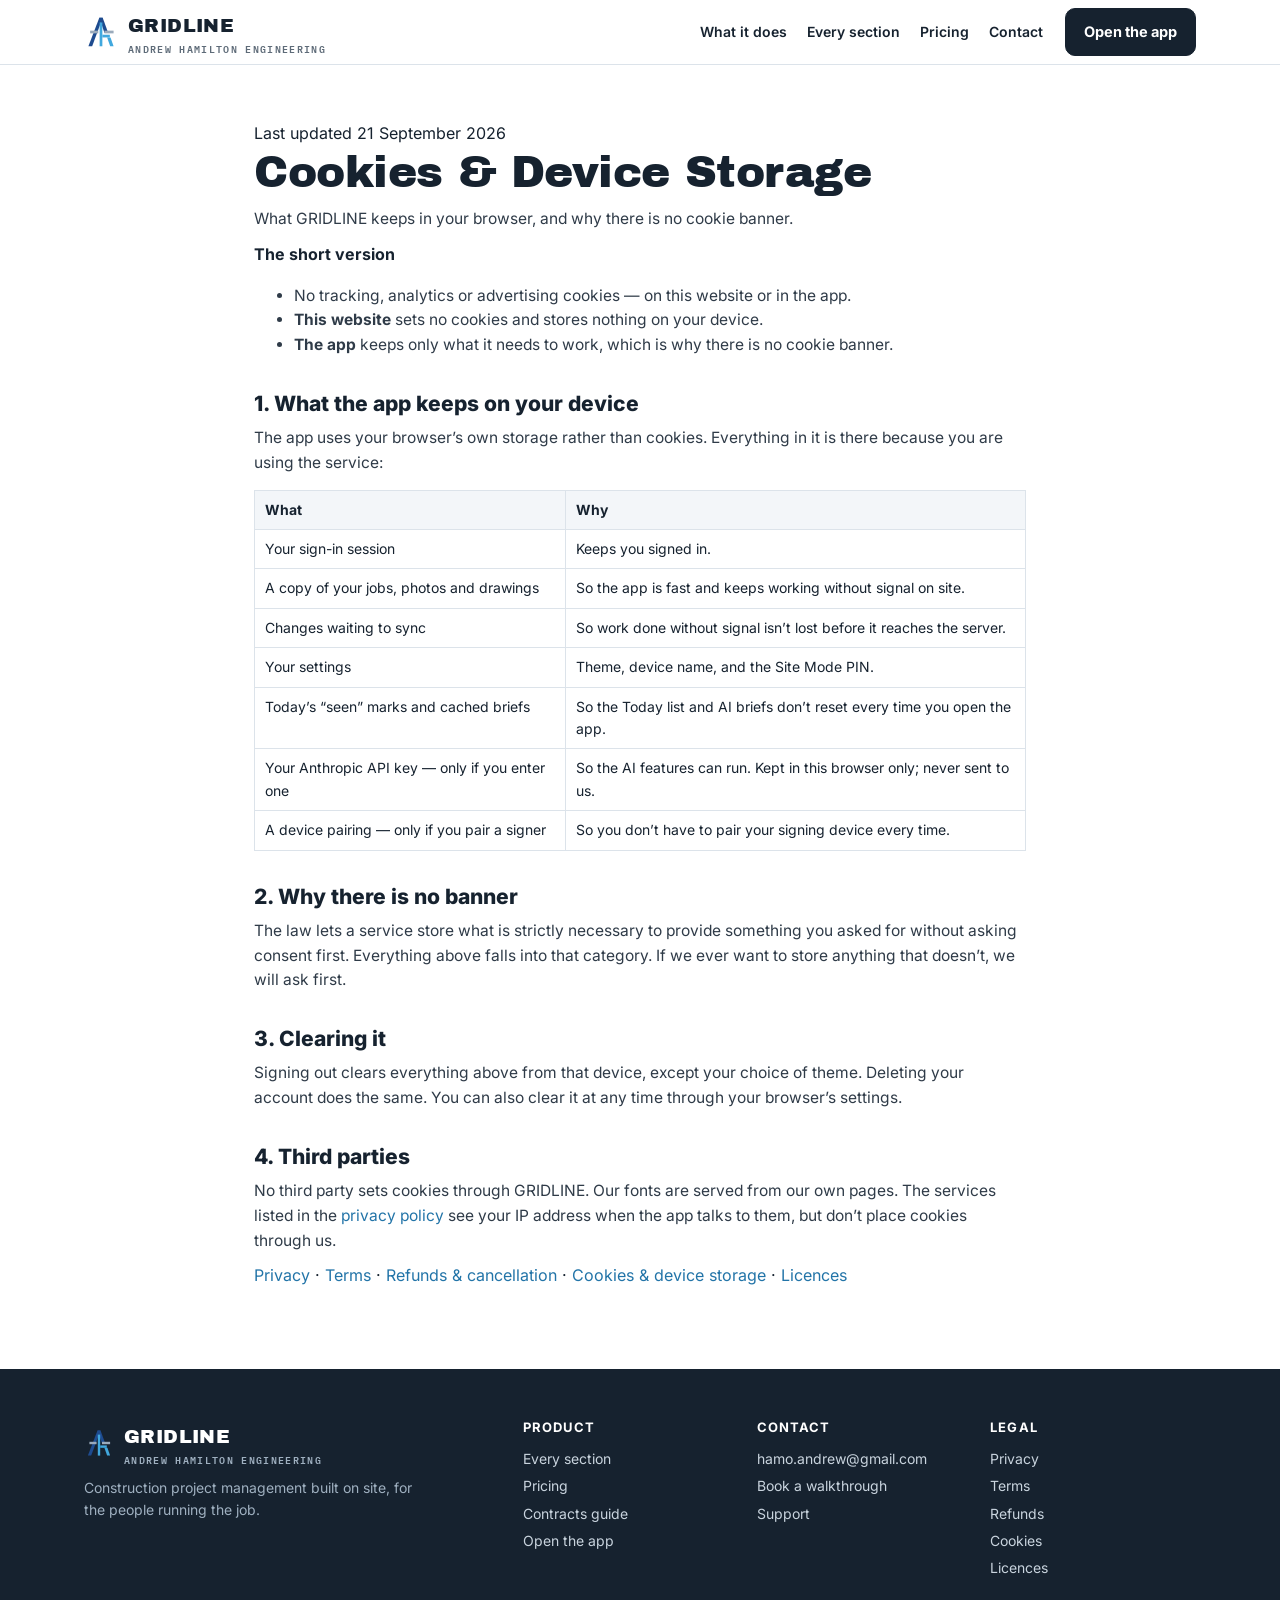
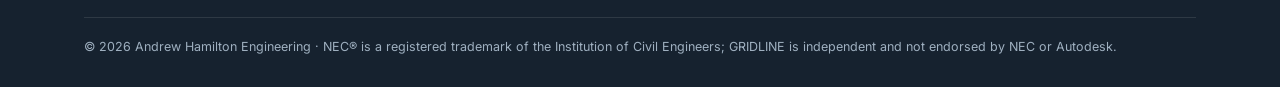
<file: cookies.html>
<!doctype html><html lang="en-GB"><head><meta charset="utf-8"><meta name="viewport" content="width=device-width,initial-scale=1"><title>Cookies and device storage · GRIDLINE</title><meta name="description" content="GRIDLINE cookies and device storage"><meta name="theme-color" content="#16222F"><link rel="stylesheet" href="fonts.css"><link rel="stylesheet" href="styles.css"><link rel="icon" href="data:image/svg+xml,<svg width='64' height='64' viewBox='0 0 100 100' aria-hidden='true'><polygon points='45,8 55,8 24,92 13,92' fill='%231E4B8F'/><polygon points='45,8 55,8 71,52 60,52' fill='%231E4B8F'/><rect x='18' y='46' width='24' height='8' fill='%239AAABB'/><rect x='60' y='46' width='27' height='8' fill='%239AAABB'/><polygon points='46,22 54,22 54,92 46,92' fill='%2341A8DE'/><rect x='54' y='58' width='22' height='8' fill='%2341A8DE'/><polygon points='68,66 78,66 87,92 77,92' fill='%2341A8DE'/></svg>"></head><body><a class="skip" href="#main">Skip to content</a>
<header class="top"><div class="wrap"><a class="brand" href="index.html"><svg width="34" height="34" viewBox="0 0 100 100" aria-hidden="true"><polygon points="45,8 55,8 24,92 13,92" fill="#1E4B8F"/><polygon points="45,8 55,8 71,52 60,52" fill="#1E4B8F"/><rect x="18" y="46" width="24" height="8" fill="#9AAABB"/><rect x="60" y="46" width="27" height="8" fill="#9AAABB"/><polygon points="46,22 54,22 54,92 46,92" fill="#41A8DE"/><rect x="54" y="58" width="22" height="8" fill="#41A8DE"/><polygon points="68,66 78,66 87,92 77,92" fill="#41A8DE"/></svg><span><b>GRIDLINE</b><small>ANDREW HAMILTON ENGINEERING</small></span></a>
<nav class="nav" aria-label="Main"><a href="index.html#what">What it does</a><a href="index.html#sections">Every section</a><a href="index.html#pricing">Pricing</a><a href="index.html#contact">Contact</a></nav><a class="btn primary" href="https://hamoandrew-oss.github.io/AHE/">Open the app</a></div></header><main id="main" class="doc">
  <div>Last updated 21 September 2026</div>
  <h1>Cookies &amp; Device Storage</h1>
  <p>What GRIDLINE keeps in your browser, and why there is no cookie banner.</p>

  <div><b>The short version</b>
  <ul>
    <li>No tracking, analytics or advertising cookies &mdash; on this website or in the app.</li>
    <li><b>This website</b> sets no cookies and stores nothing on your device.</li>
    <li><b>The app</b> keeps only what it needs to work, which is why there is no cookie banner.</li>
  </ul></div>

  <h2 id="app">1. What the app keeps on your device</h2>
  <p>The app uses your browser&rsquo;s own storage rather than cookies. Everything in it is there because you are using the service:</p>
  <div><table>
    <tr><th>What</th><th>Why</th></tr>
    <tr><td>Your sign-in session</td><td>Keeps you signed in.</td></tr>
    <tr><td>A copy of your jobs, photos and drawings</td><td>So the app is fast and keeps working without signal on site.</td></tr>
    <tr><td>Changes waiting to sync</td><td>So work done without signal isn&rsquo;t lost before it reaches the server.</td></tr>
    <tr><td>Your settings</td><td>Theme, device name, and the Site Mode PIN.</td></tr>
    <tr><td>Today&rsquo;s &ldquo;seen&rdquo; marks and cached briefs</td><td>So the Today list and AI briefs don&rsquo;t reset every time you open the app.</td></tr>
    <tr><td>Your Anthropic API key &mdash; only if you enter one</td><td>So the AI features can run. Kept in this browser only; never sent to us.</td></tr>
    <tr><td>A device pairing &mdash; only if you pair a signer</td><td>So you don&rsquo;t have to pair your signing device every time.</td></tr>
  </table></div>

  <h2 id="consent">2. Why there is no banner</h2>
  <p>The law lets a service store what is strictly necessary to provide something you asked for without asking consent first. Everything above falls into that category. If we ever want to store anything that doesn&rsquo;t, we will ask first.</p>

  <h2 id="clear">3. Clearing it</h2>
  <p>Signing out clears everything above from that device, except your choice of theme. Deleting your account does the same. You can also clear it at any time through your browser&rsquo;s settings.</p>

  <h2 id="third">4. Third parties</h2>
  <p>No third party sets cookies through GRIDLINE. Our fonts are served from our own pages. The services listed in the <a href="https://hamoandrew-oss.github.io/AHESHOW/privacy.html#processors">privacy policy</a> see your IP address when the app talks to them, but don&rsquo;t place cookies through us.</p>

  <nav aria-label="Legal"><a href="https://hamoandrew-oss.github.io/AHESHOW/privacy.html">Privacy</a> · <a href="https://hamoandrew-oss.github.io/AHESHOW/terms.html">Terms</a> · <a href="https://hamoandrew-oss.github.io/AHESHOW/refunds.html">Refunds &amp; cancellation</a> · <a href="https://hamoandrew-oss.github.io/AHESHOW/cookies.html" aria-current="page">Cookies &amp; device storage</a> · <a href="https://hamoandrew-oss.github.io/AHESHOW/licences.html">Licences</a></nav>
</main><footer><div class="wrap"><div class="cols">
<div><a class="brand" href="index.html" style="color:#fff"><svg width="30" height="30" viewBox="0 0 100 100" aria-hidden="true"><polygon points="45,8 55,8 24,92 13,92" fill="#1E4B8F"/><polygon points="45,8 55,8 71,52 60,52" fill="#1E4B8F"/><rect x="18" y="46" width="24" height="8" fill="#9AAABB"/><rect x="60" y="46" width="27" height="8" fill="#9AAABB"/><polygon points="46,22 54,22 54,92 46,92" fill="#41A8DE"/><rect x="54" y="58" width="22" height="8" fill="#41A8DE"/><polygon points="68,66 78,66 87,92 77,92" fill="#41A8DE"/></svg><span><b>GRIDLINE</b><small style="color:#9FB0C0">ANDREW HAMILTON ENGINEERING</small></span></a><p style="margin-top:12px;max-width:340px">Construction project management built on site, for the people running the job.</p></div>
<div><h4>Product</h4><a href="index.html#sections">Every section</a><a href="index.html#pricing">Pricing</a><a href="contracts-guide.html">Contracts guide</a><a href="https://hamoandrew-oss.github.io/AHE/">Open the app</a></div>
<div><h4>Contact</h4><a href="mailto:hamo.andrew@gmail.com">hamo.andrew@gmail.com</a><a href="index.html#contact">Book a walkthrough</a><a href="mailto:hamo.andrew@gmail.com?subject=GRIDLINE%20support">Support</a></div>
<div><h4>Legal</h4><a href="privacy.html">Privacy</a><a href="terms.html">Terms</a><a href="refunds.html">Refunds</a><a href="cookies.html">Cookies</a><a href="licences.html">Licences</a></div></div>
<div class="legal">© 2026 Andrew Hamilton Engineering · NEC® is a registered trademark of the Institution of Civil Engineers; GRIDLINE is independent and not endorsed by NEC or Autodesk.</div></div></footer></body></html>
</file>
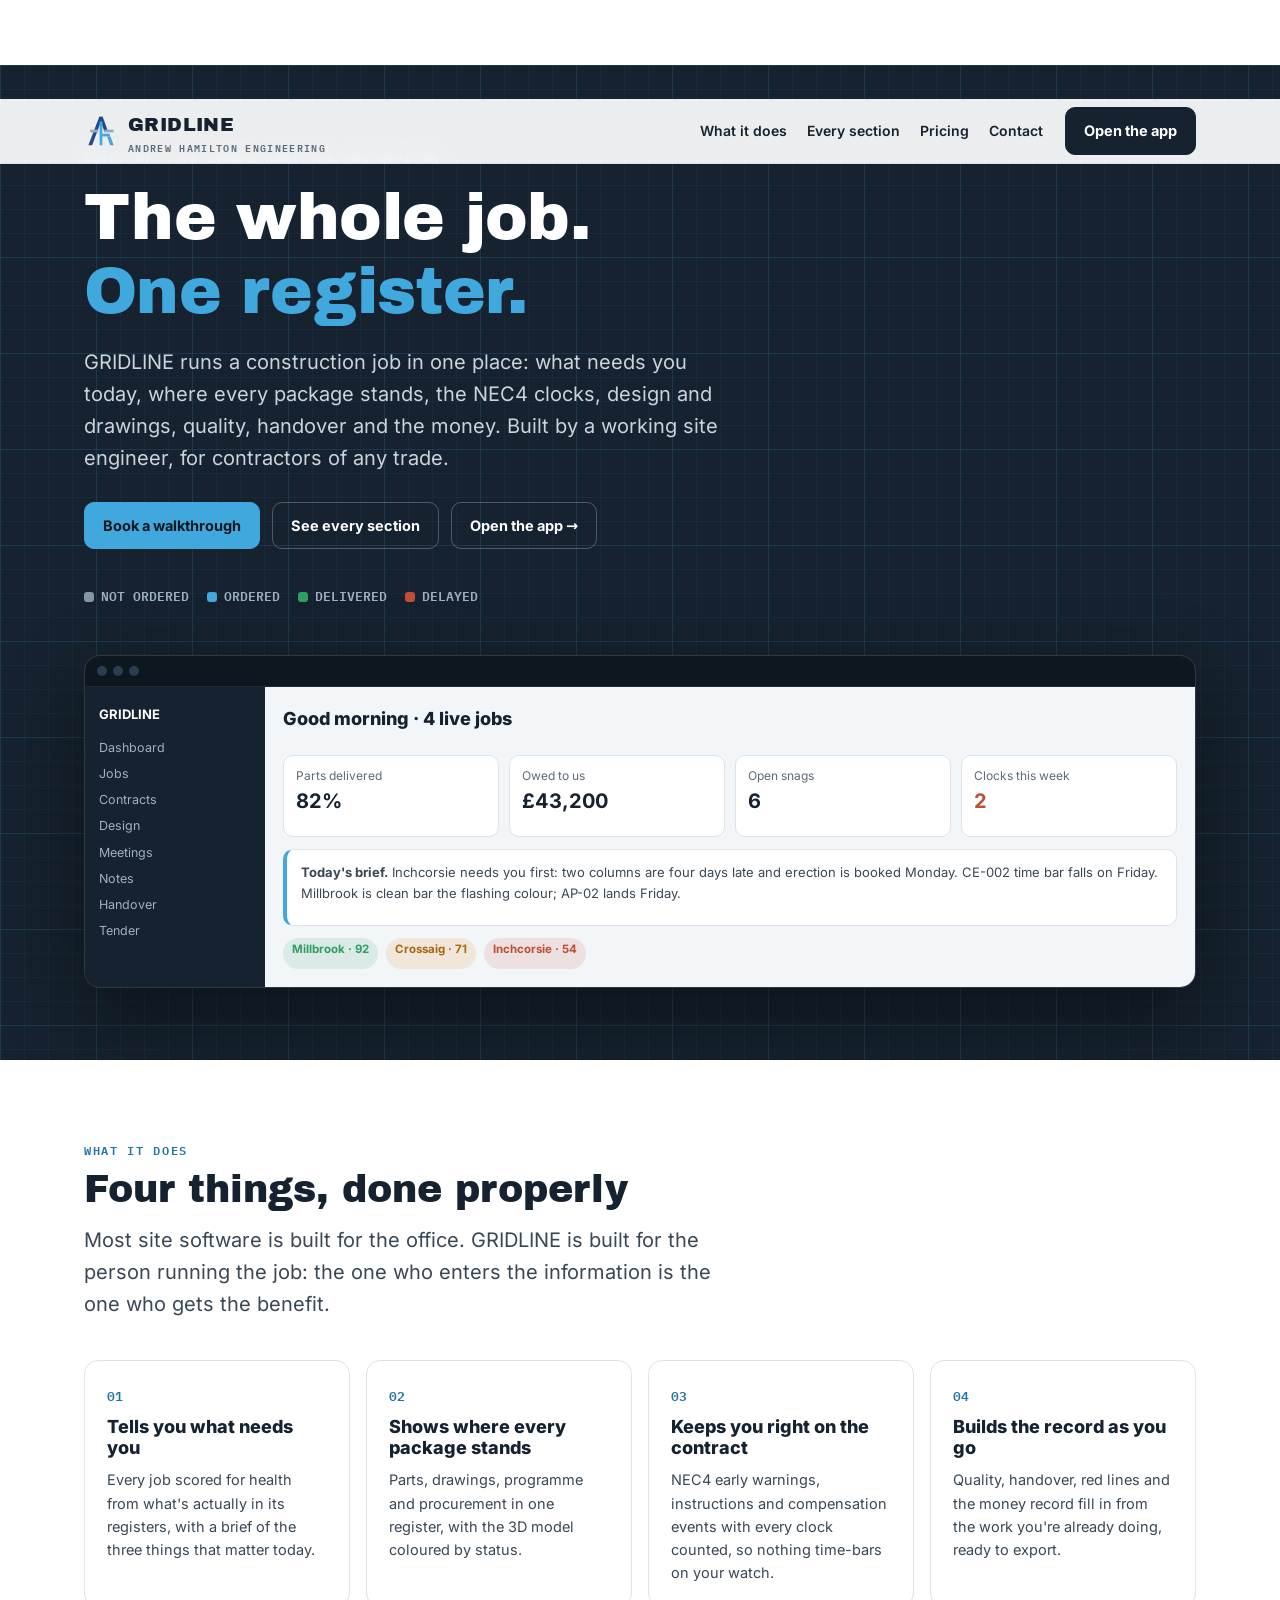
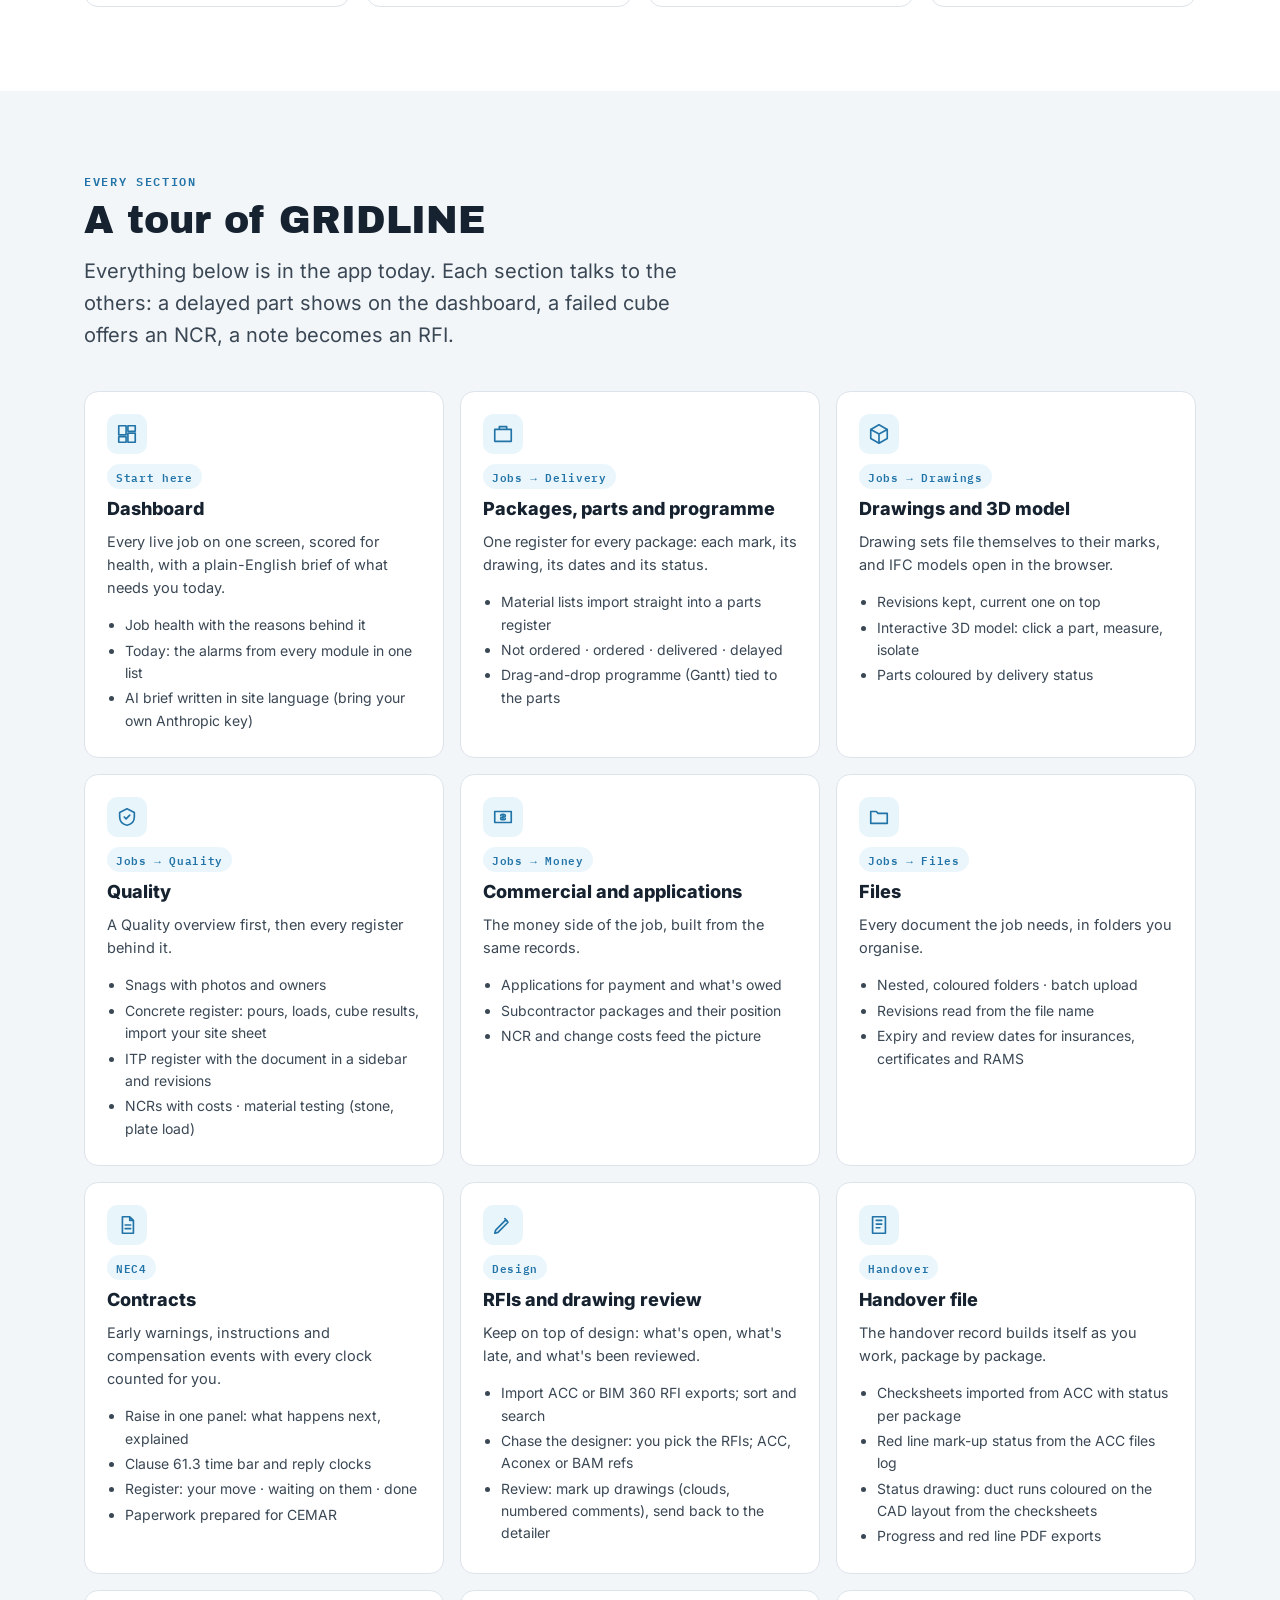
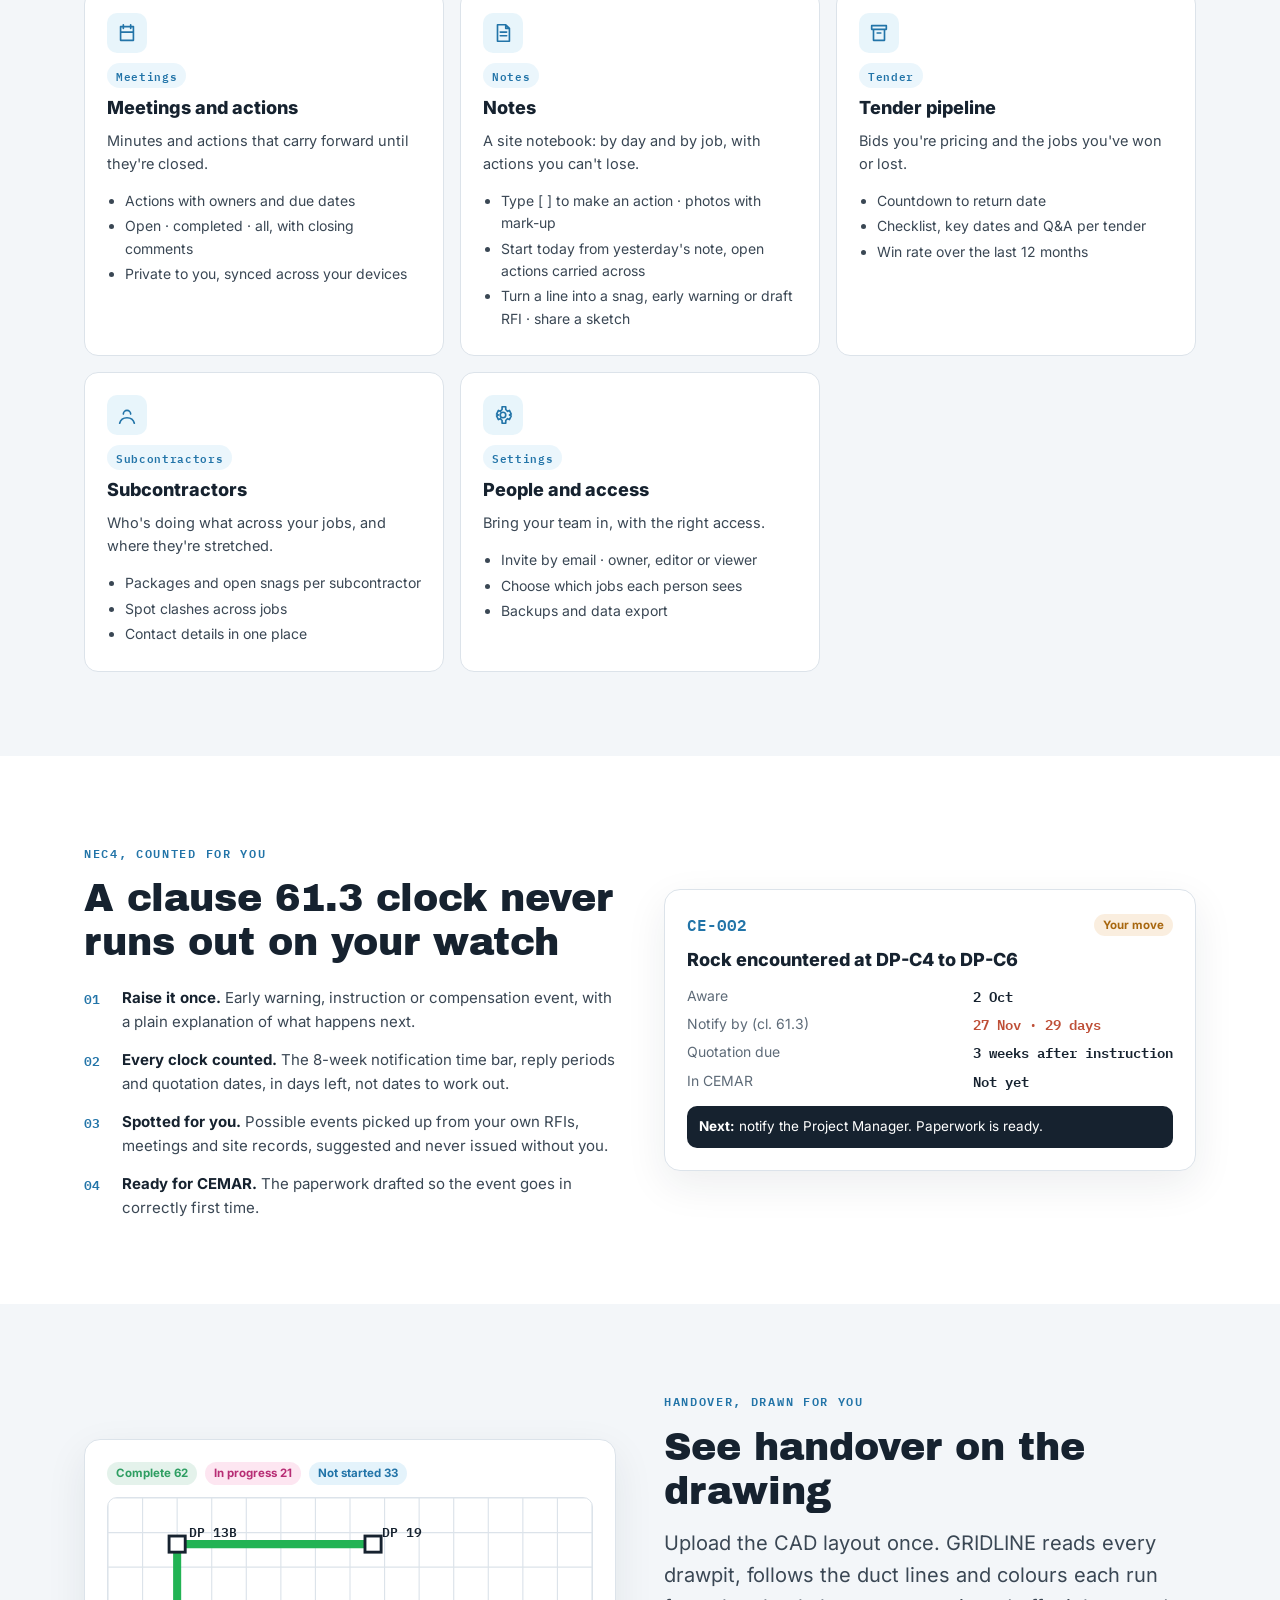
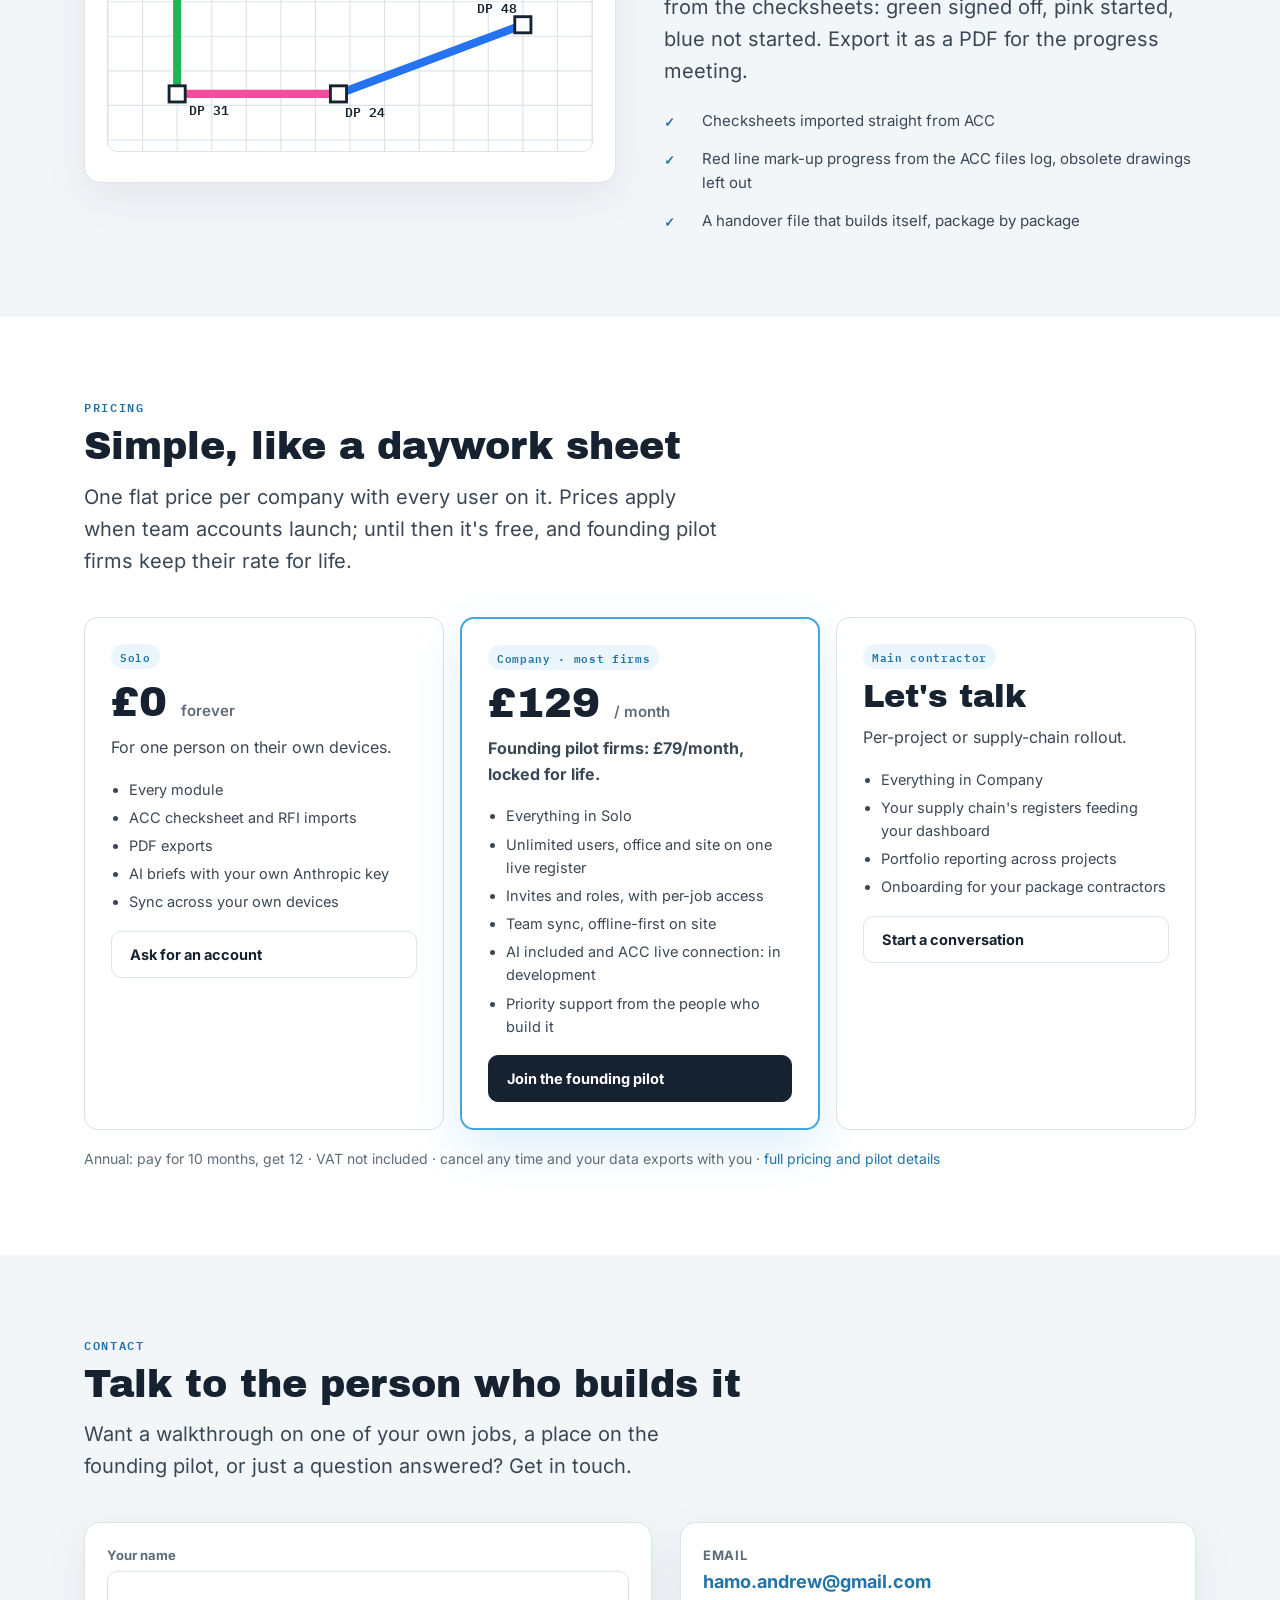
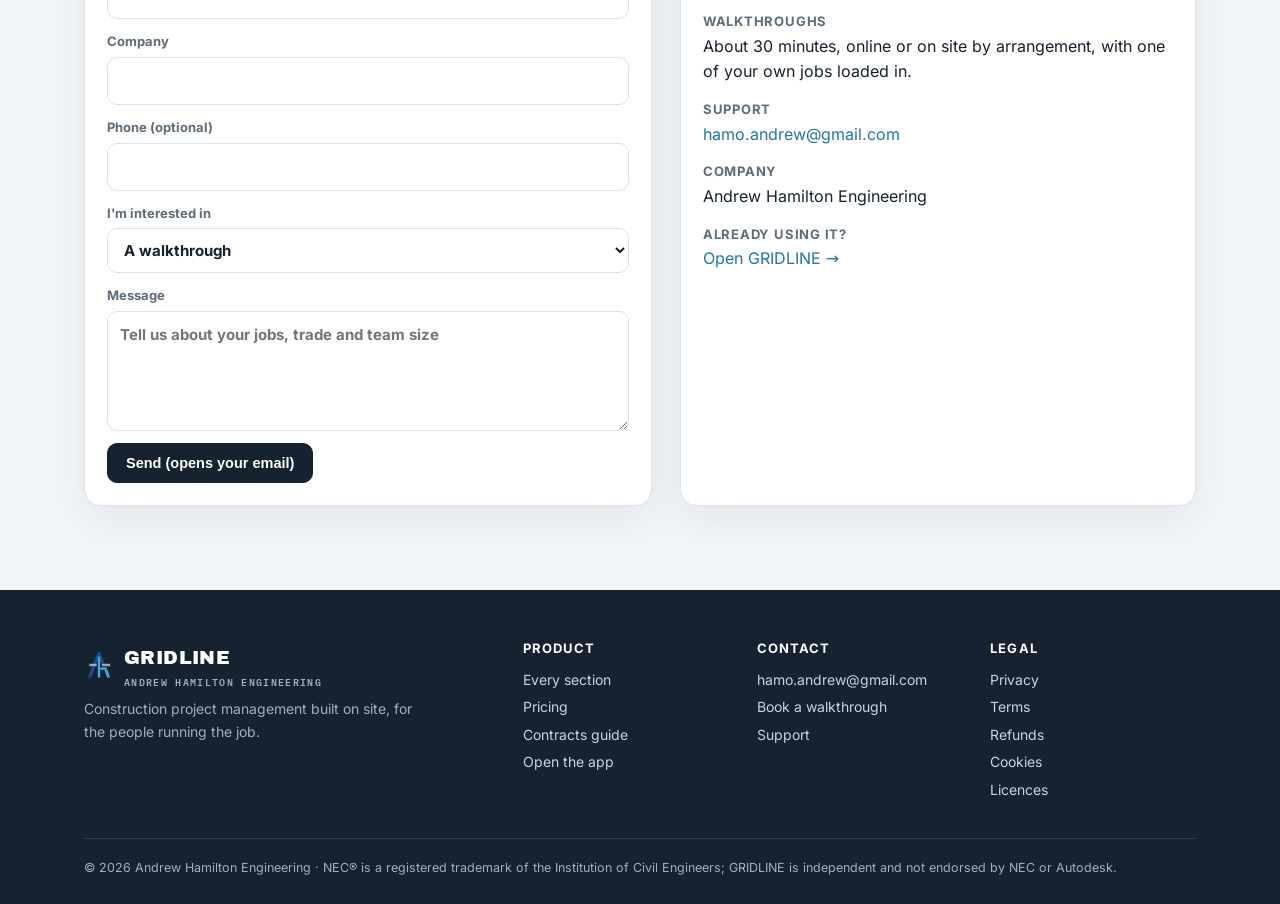
<file: features.html>
<!doctype html><html lang="en-GB"><head><meta charset="utf-8"><meta http-equiv="refresh" content="0; url=index.html#sections"><link rel="canonical" href="index.html#sections"><title>GRIDLINE · every section</title></head><body><p>This page has moved: <a href="index.html#sections">see every section of GRIDLINE</a>.</p></body></html>
</file>
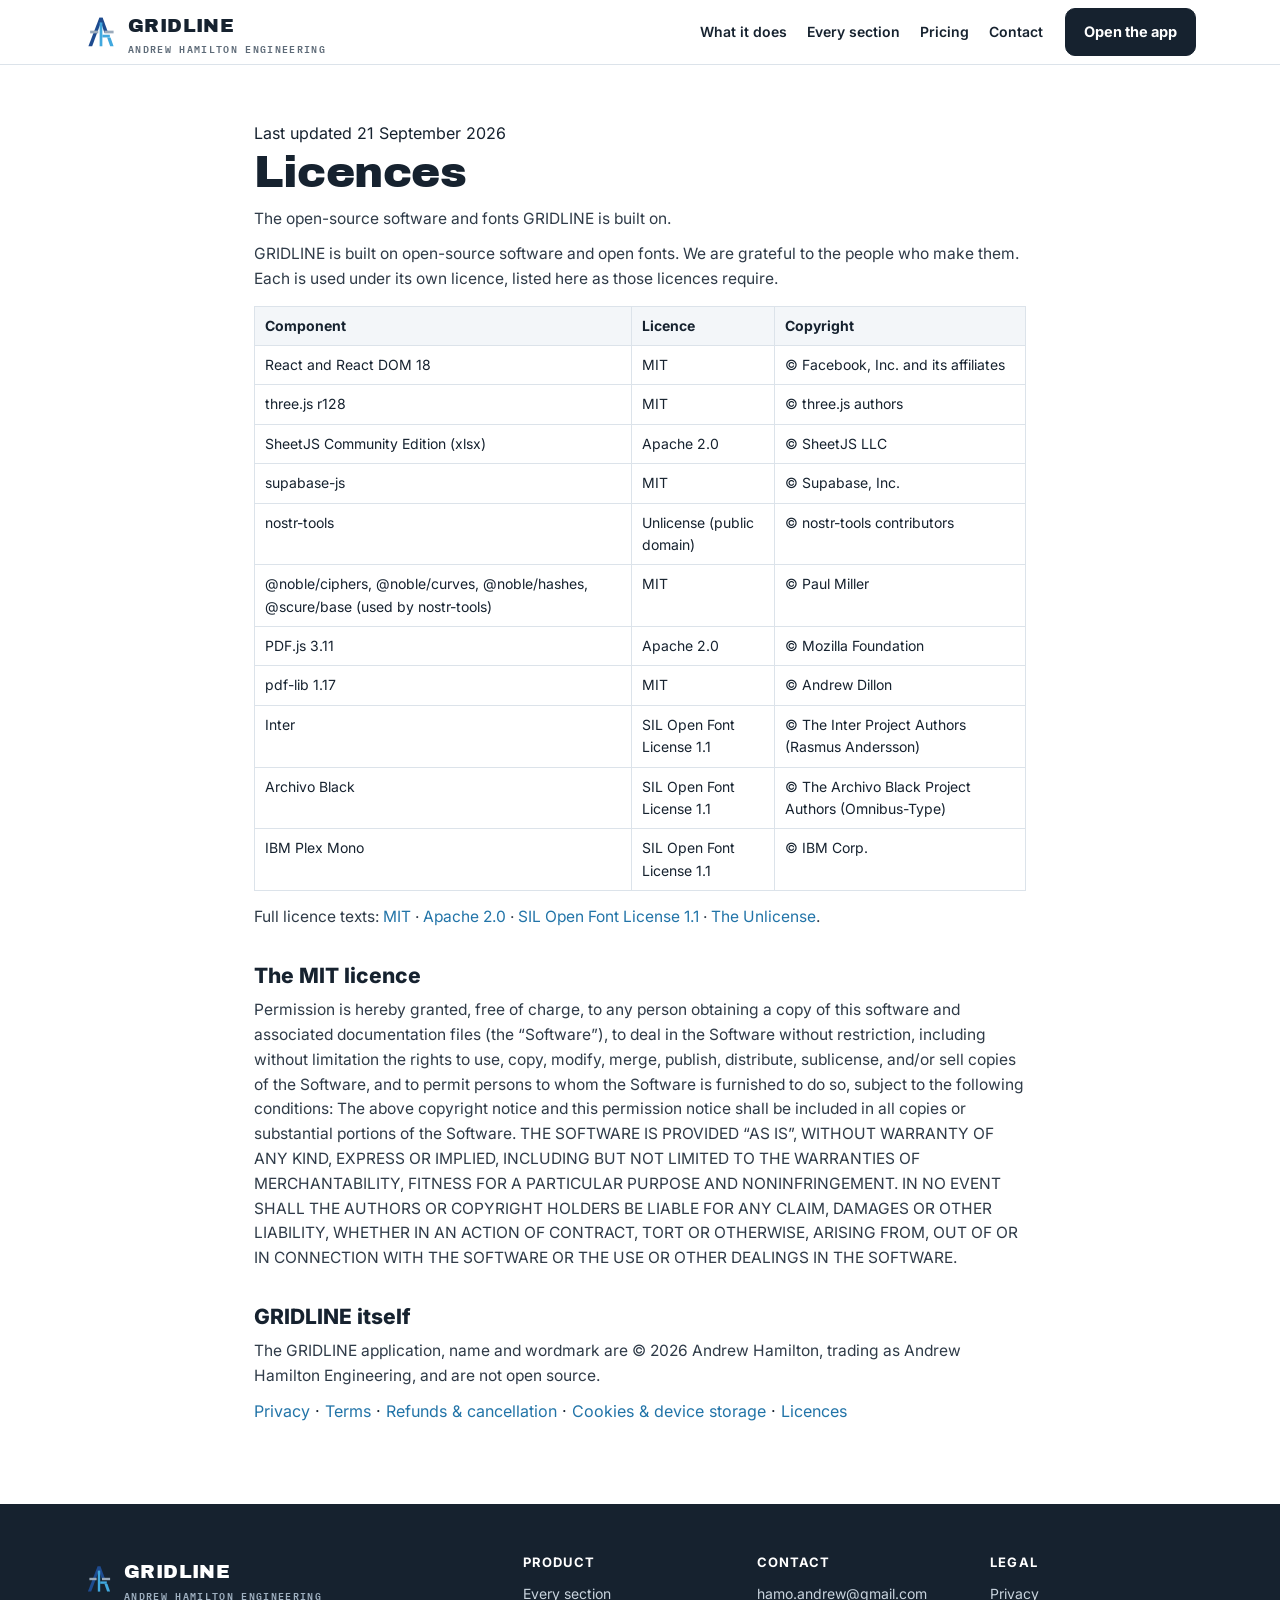
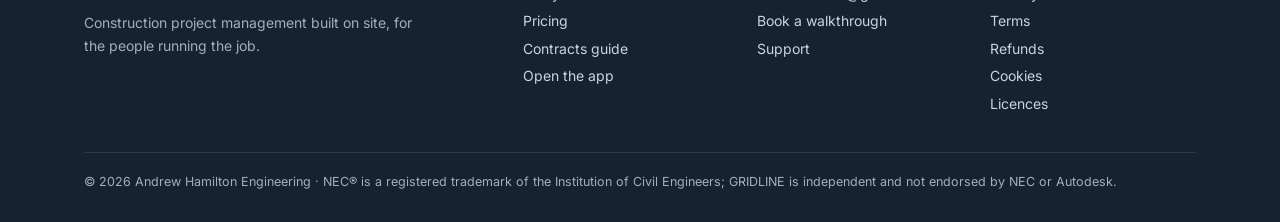
<file: licences.html>
<!doctype html><html lang="en-GB"><head><meta charset="utf-8"><meta name="viewport" content="width=device-width,initial-scale=1"><title>Licences · GRIDLINE</title><meta name="description" content="GRIDLINE licences"><meta name="theme-color" content="#16222F"><link rel="stylesheet" href="fonts.css"><link rel="stylesheet" href="styles.css"><link rel="icon" href="data:image/svg+xml,<svg width='64' height='64' viewBox='0 0 100 100' aria-hidden='true'><polygon points='45,8 55,8 24,92 13,92' fill='%231E4B8F'/><polygon points='45,8 55,8 71,52 60,52' fill='%231E4B8F'/><rect x='18' y='46' width='24' height='8' fill='%239AAABB'/><rect x='60' y='46' width='27' height='8' fill='%239AAABB'/><polygon points='46,22 54,22 54,92 46,92' fill='%2341A8DE'/><rect x='54' y='58' width='22' height='8' fill='%2341A8DE'/><polygon points='68,66 78,66 87,92 77,92' fill='%2341A8DE'/></svg>"></head><body><a class="skip" href="#main">Skip to content</a>
<header class="top"><div class="wrap"><a class="brand" href="index.html"><svg width="34" height="34" viewBox="0 0 100 100" aria-hidden="true"><polygon points="45,8 55,8 24,92 13,92" fill="#1E4B8F"/><polygon points="45,8 55,8 71,52 60,52" fill="#1E4B8F"/><rect x="18" y="46" width="24" height="8" fill="#9AAABB"/><rect x="60" y="46" width="27" height="8" fill="#9AAABB"/><polygon points="46,22 54,22 54,92 46,92" fill="#41A8DE"/><rect x="54" y="58" width="22" height="8" fill="#41A8DE"/><polygon points="68,66 78,66 87,92 77,92" fill="#41A8DE"/></svg><span><b>GRIDLINE</b><small>ANDREW HAMILTON ENGINEERING</small></span></a>
<nav class="nav" aria-label="Main"><a href="index.html#what">What it does</a><a href="index.html#sections">Every section</a><a href="index.html#pricing">Pricing</a><a href="index.html#contact">Contact</a></nav><a class="btn primary" href="https://hamoandrew-oss.github.io/AHE/">Open the app</a></div></header><main id="main" class="doc">
  <div>Last updated 21 September 2026</div>
  <h1>Licences</h1>
  <p>The open-source software and fonts GRIDLINE is built on.</p>

  <p>GRIDLINE is built on open-source software and open fonts. We are grateful to the people who make them. Each is used under its own licence, listed here as those licences require.</p>
  <div><table>
    <tr><th>Component</th><th>Licence</th><th>Copyright</th></tr>
    <tr><td>React and React DOM 18</td><td>MIT</td><td>&copy; Facebook, Inc. and its affiliates</td></tr>
    <tr><td>three.js r128</td><td>MIT</td><td>&copy; three.js authors</td></tr>
    <tr><td>SheetJS Community Edition (xlsx)</td><td>Apache 2.0</td><td>&copy; SheetJS LLC</td></tr>
    <tr><td>supabase-js</td><td>MIT</td><td>&copy; Supabase, Inc.</td></tr>
    <tr><td>nostr-tools</td><td>Unlicense (public domain)</td><td>&copy; nostr-tools contributors</td></tr>
    <tr><td>@noble/ciphers, @noble/curves, @noble/hashes, @scure/base (used by nostr-tools)</td><td>MIT</td><td>&copy; Paul Miller</td></tr>
    <tr><td>PDF.js 3.11</td><td>Apache 2.0</td><td>&copy; Mozilla Foundation</td></tr>
    <tr><td>pdf-lib 1.17</td><td>MIT</td><td>&copy; Andrew Dillon</td></tr>
    <tr><td>Inter</td><td>SIL Open Font License 1.1</td><td>&copy; The Inter Project Authors (Rasmus Andersson)</td></tr>
    <tr><td>Archivo Black</td><td>SIL Open Font License 1.1</td><td>&copy; The Archivo Black Project Authors (Omnibus-Type)</td></tr>
    <tr><td>IBM Plex Mono</td><td>SIL Open Font License 1.1</td><td>&copy; IBM Corp.</td></tr>
  </table></div>
  <p>Full licence texts: <a href="https://opensource.org/license/mit">MIT</a> &middot; <a href="https://www.apache.org/licenses/LICENSE-2.0">Apache 2.0</a> &middot; <a href="https://openfontlicense.org/">SIL Open Font License 1.1</a> &middot; <a href="https://unlicense.org/">The Unlicense</a>.</p>

  <h2 id="mit">The MIT licence</h2>
  <p>Permission is hereby granted, free of charge, to any person obtaining a copy of this software and associated documentation files (the &ldquo;Software&rdquo;), to deal in the Software without restriction, including without limitation the rights to use, copy, modify, merge, publish, distribute, sublicense, and/or sell copies of the Software, and to permit persons to whom the Software is furnished to do so, subject to the following conditions: The above copyright notice and this permission notice shall be included in all copies or substantial portions of the Software. THE SOFTWARE IS PROVIDED &ldquo;AS IS&rdquo;, WITHOUT WARRANTY OF ANY KIND, EXPRESS OR IMPLIED, INCLUDING BUT NOT LIMITED TO THE WARRANTIES OF MERCHANTABILITY, FITNESS FOR A PARTICULAR PURPOSE AND NONINFRINGEMENT. IN NO EVENT SHALL THE AUTHORS OR COPYRIGHT HOLDERS BE LIABLE FOR ANY CLAIM, DAMAGES OR OTHER LIABILITY, WHETHER IN AN ACTION OF CONTRACT, TORT OR OTHERWISE, ARISING FROM, OUT OF OR IN CONNECTION WITH THE SOFTWARE OR THE USE OR OTHER DEALINGS IN THE SOFTWARE.</p>

  <h2 id="ours">GRIDLINE itself</h2>
  <p>The GRIDLINE application, name and wordmark are &copy; 2026 Andrew Hamilton, trading as Andrew Hamilton Engineering, and are not open source.</p>

  <nav aria-label="Legal"><a href="https://hamoandrew-oss.github.io/AHESHOW/privacy.html">Privacy</a> · <a href="https://hamoandrew-oss.github.io/AHESHOW/terms.html">Terms</a> · <a href="https://hamoandrew-oss.github.io/AHESHOW/refunds.html">Refunds &amp; cancellation</a> · <a href="https://hamoandrew-oss.github.io/AHESHOW/cookies.html">Cookies &amp; device storage</a> · <a href="https://hamoandrew-oss.github.io/AHESHOW/licences.html" aria-current="page">Licences</a></nav>
</main><footer><div class="wrap"><div class="cols">
<div><a class="brand" href="index.html" style="color:#fff"><svg width="30" height="30" viewBox="0 0 100 100" aria-hidden="true"><polygon points="45,8 55,8 24,92 13,92" fill="#1E4B8F"/><polygon points="45,8 55,8 71,52 60,52" fill="#1E4B8F"/><rect x="18" y="46" width="24" height="8" fill="#9AAABB"/><rect x="60" y="46" width="27" height="8" fill="#9AAABB"/><polygon points="46,22 54,22 54,92 46,92" fill="#41A8DE"/><rect x="54" y="58" width="22" height="8" fill="#41A8DE"/><polygon points="68,66 78,66 87,92 77,92" fill="#41A8DE"/></svg><span><b>GRIDLINE</b><small style="color:#9FB0C0">ANDREW HAMILTON ENGINEERING</small></span></a><p style="margin-top:12px;max-width:340px">Construction project management built on site, for the people running the job.</p></div>
<div><h4>Product</h4><a href="index.html#sections">Every section</a><a href="index.html#pricing">Pricing</a><a href="contracts-guide.html">Contracts guide</a><a href="https://hamoandrew-oss.github.io/AHE/">Open the app</a></div>
<div><h4>Contact</h4><a href="mailto:hamo.andrew@gmail.com">hamo.andrew@gmail.com</a><a href="index.html#contact">Book a walkthrough</a><a href="mailto:hamo.andrew@gmail.com?subject=GRIDLINE%20support">Support</a></div>
<div><h4>Legal</h4><a href="privacy.html">Privacy</a><a href="terms.html">Terms</a><a href="refunds.html">Refunds</a><a href="cookies.html">Cookies</a><a href="licences.html">Licences</a></div></div>
<div class="legal">© 2026 Andrew Hamilton Engineering · NEC® is a registered trademark of the Institution of Civil Engineers; GRIDLINE is independent and not endorsed by NEC or Autodesk.</div></div></footer></body></html>
</file>
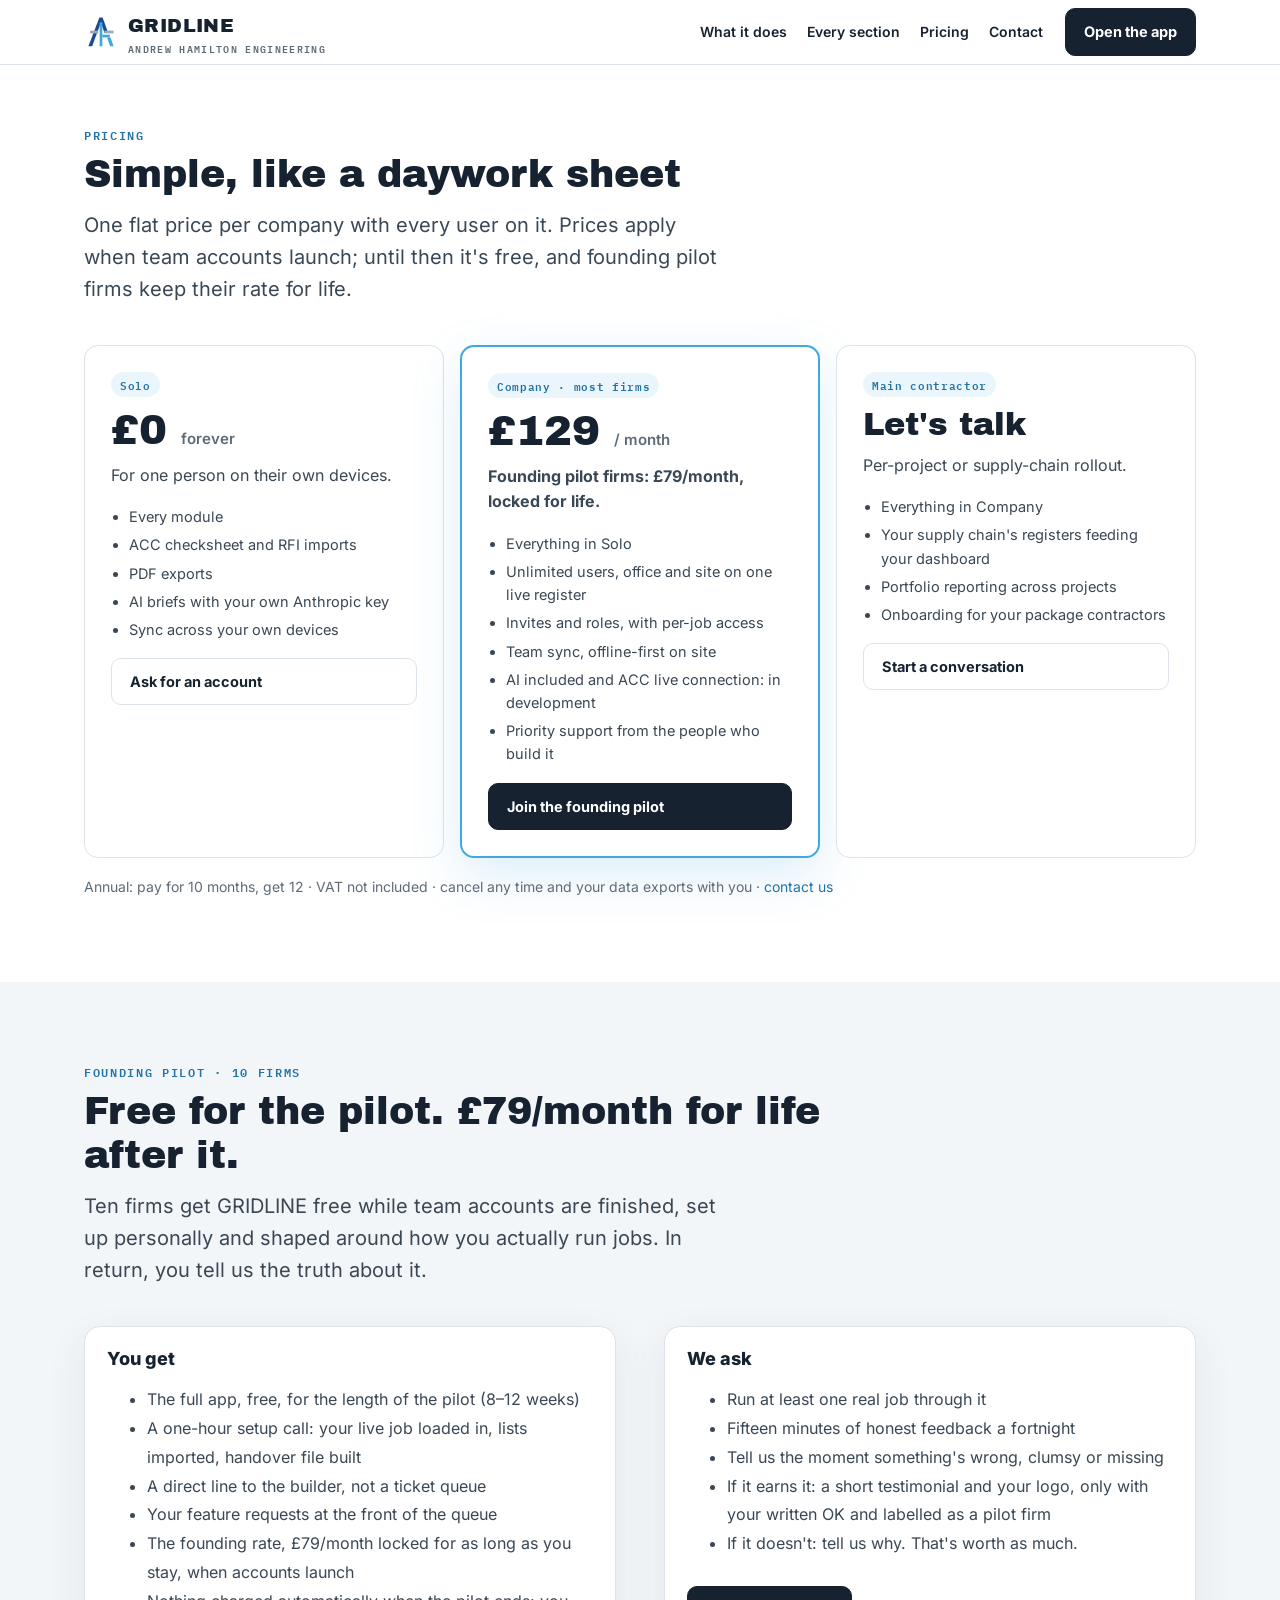
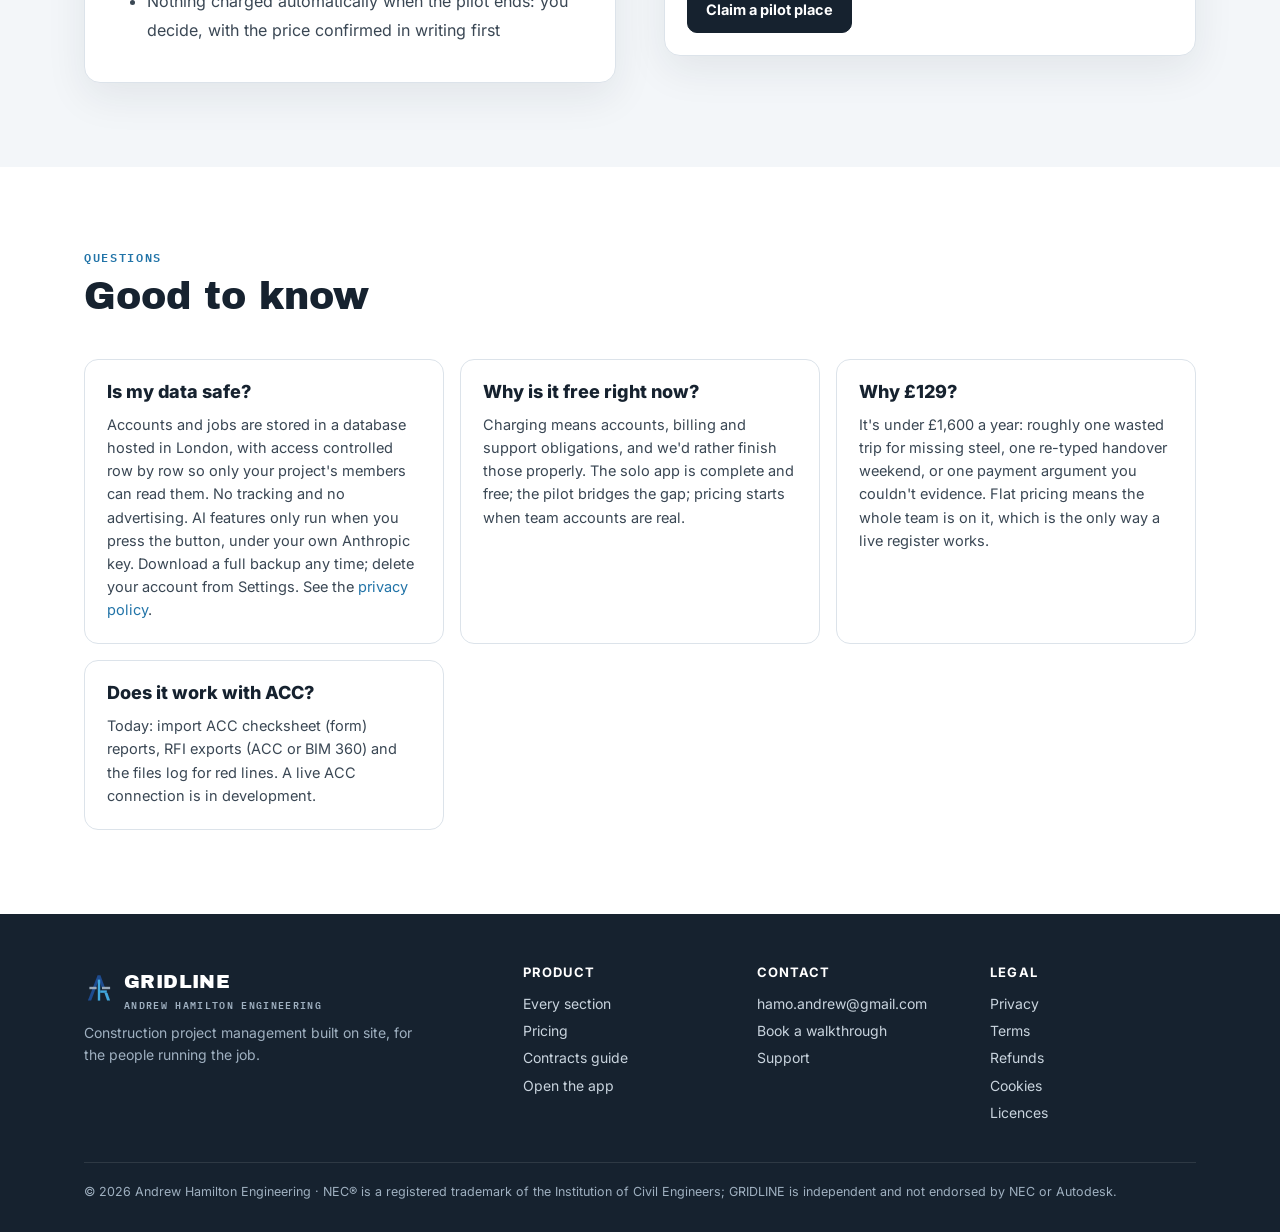
<file: pricing.html>
<!doctype html><html lang="en-GB"><head><meta charset="utf-8"><meta name="viewport" content="width=device-width,initial-scale=1"><title>Pricing and founding pilot · GRIDLINE</title><meta name="description" content="GRIDLINE pricing: free solo, £129/month per company, founding pilot firms £79/month for life."><meta name="theme-color" content="#16222F"><link rel="stylesheet" href="fonts.css"><link rel="stylesheet" href="styles.css"><link rel="icon" href="data:image/svg+xml,<svg width='64' height='64' viewBox='0 0 100 100' aria-hidden='true'><polygon points='45,8 55,8 24,92 13,92' fill='%231E4B8F'/><polygon points='45,8 55,8 71,52 60,52' fill='%231E4B8F'/><rect x='18' y='46' width='24' height='8' fill='%239AAABB'/><rect x='60' y='46' width='27' height='8' fill='%239AAABB'/><polygon points='46,22 54,22 54,92 46,92' fill='%2341A8DE'/><rect x='54' y='58' width='22' height='8' fill='%2341A8DE'/><polygon points='68,66 78,66 87,92 77,92' fill='%2341A8DE'/></svg>"></head><body><a class="skip" href="#main">Skip to content</a>
<header class="top"><div class="wrap"><a class="brand" href="index.html"><svg width="34" height="34" viewBox="0 0 100 100" aria-hidden="true"><polygon points="45,8 55,8 24,92 13,92" fill="#1E4B8F"/><polygon points="45,8 55,8 71,52 60,52" fill="#1E4B8F"/><rect x="18" y="46" width="24" height="8" fill="#9AAABB"/><rect x="60" y="46" width="27" height="8" fill="#9AAABB"/><polygon points="46,22 54,22 54,92 46,92" fill="#41A8DE"/><rect x="54" y="58" width="22" height="8" fill="#41A8DE"/><polygon points="68,66 78,66 87,92 77,92" fill="#41A8DE"/></svg><span><b>GRIDLINE</b><small>ANDREW HAMILTON ENGINEERING</small></span></a>
<nav class="nav" aria-label="Main"><a href="index.html#what">What it does</a><a href="index.html#sections">Every section</a><a href="index.html#pricing">Pricing</a><a href="index.html#contact">Contact</a></nav><a class="btn primary" href="https://hamoandrew-oss.github.io/AHE/">Open the app</a></div></header><main id="main"><section id="pricing" style="padding-top:64px"><div class="wrap">
 <div class="head"><span class="eyebrow">Pricing</span><h2>Simple, like a daywork sheet</h2><p class="lead">One flat price per company with every user on it. Prices apply when team accounts launch; until then it's free, and founding pilot firms keep their rate for life.</p></div>
 <div class="prices">
  <div class="price"><span class="tag">Solo</span><div class="amt">£0 <small>forever</small></div><p style="color:#3A4754">For one person on their own devices.</p><ul><li>Every module</li><li>ACC checksheet and RFI imports</li><li>PDF exports</li><li>AI briefs with your own Anthropic key</li><li>Sync across your own devices</li></ul><a class="btn" href="mailto:hamo.andrew@gmail.com?subject=GRIDLINE%20account">Ask for an account</a></div>
  <div class="price feature"><span class="tag">Company · most firms</span><div class="amt">£129 <small>/ month</small></div><p style="color:#3A4754"><b>Founding pilot firms: £79/month, locked for life.</b></p><ul><li>Everything in Solo</li><li>Unlimited users, office and site on one live register</li><li>Invites and roles, with per-job access</li><li>Team sync, offline-first on site</li><li>AI included and ACC live connection: in development</li><li>Priority support from the people who build it</li></ul><a class="btn primary" href="#contact">Join the founding pilot</a></div>
  <div class="price"><span class="tag">Main contractor</span><div class="amt" style="font-size:32px">Let's talk</div><p style="color:#3A4754">Per-project or supply-chain rollout.</p><ul><li>Everything in Company</li><li>Your supply chain's registers feeding your dashboard</li><li>Portfolio reporting across projects</li><li>Onboarding for your package contractors</li></ul><a class="btn" href="#contact">Start a conversation</a></div>
 </div>
 <p style="margin-top:18px;color:#5E6B78;font-size:14px">Annual: pay for 10 months, get 12 · VAT not included · cancel any time and your data exports with you · <a href="index.html#contact">contact us</a></p>
</div></section><section class="alt"><div class="wrap"><div class="head"><span class="eyebrow">Founding pilot · 10 firms</span><h2>Free for the pilot. £79/month for life after it.</h2><p class="lead">Ten firms get GRIDLINE free while team accounts are finished, set up personally and shaped around how you actually run jobs. In return, you tell us the truth about it.</p></div>
<div class="split" style="align-items:start"><div class="panel"><h3>You get</h3><ul style="color:#3A4754;line-height:1.8"><li>The full app, free, for the length of the pilot (8–12 weeks)</li><li>A one-hour setup call: your live job loaded in, lists imported, handover file built</li><li>A direct line to the builder, not a ticket queue</li><li>Your feature requests at the front of the queue</li><li>The founding rate, £79/month locked for as long as you stay, when accounts launch</li><li>Nothing charged automatically when the pilot ends: you decide, with the price confirmed in writing first</li></ul></div>
<div class="panel"><h3>We ask</h3><ul style="color:#3A4754;line-height:1.8"><li>Run at least one real job through it</li><li>Fifteen minutes of honest feedback a fortnight</li><li>Tell us the moment something's wrong, clumsy or missing</li><li>If it earns it: a short testimonial and your logo, only with your written OK and labelled as a pilot firm</li><li>If it doesn't: tell us why. That's worth as much.</li></ul><a class="btn primary" style="margin-top:12px" href="mailto:hamo.andrew@gmail.com?subject=GRIDLINE%20founding%20pilot&body=Firm%3A%0ATrade%3A%0ATeam%20size%3A%0AA%20job%20we%27d%20run%20on%20it%3A">Claim a pilot place</a></div></div></div></section>
<section><div class="wrap"><div class="head"><span class="eyebrow">Questions</span><h2>Good to know</h2></div><div class="cards">
<article class="card"><h3>Is my data safe?</h3><p>Accounts and jobs are stored in a database hosted in London, with access controlled row by row so only your project's members can read them. No tracking and no advertising. AI features only run when you press the button, under your own Anthropic key. Download a full backup any time; delete your account from Settings. See the <a href="privacy.html">privacy policy</a>.</p></article>
<article class="card"><h3>Why is it free right now?</h3><p>Charging means accounts, billing and support obligations, and we'd rather finish those properly. The solo app is complete and free; the pilot bridges the gap; pricing starts when team accounts are real.</p></article>
<article class="card"><h3>Why £129?</h3><p>It's under £1,600 a year: roughly one wasted trip for missing steel, one re-typed handover weekend, or one payment argument you couldn't evidence. Flat pricing means the whole team is on it, which is the only way a live register works.</p></article>
<article class="card"><h3>Does it work with ACC?</h3><p>Today: import ACC checksheet (form) reports, RFI exports (ACC or BIM 360) and the files log for red lines. A live ACC connection is in development.</p></article>
</div></div></section></main><footer><div class="wrap"><div class="cols">
<div><a class="brand" href="index.html" style="color:#fff"><svg width="30" height="30" viewBox="0 0 100 100" aria-hidden="true"><polygon points="45,8 55,8 24,92 13,92" fill="#1E4B8F"/><polygon points="45,8 55,8 71,52 60,52" fill="#1E4B8F"/><rect x="18" y="46" width="24" height="8" fill="#9AAABB"/><rect x="60" y="46" width="27" height="8" fill="#9AAABB"/><polygon points="46,22 54,22 54,92 46,92" fill="#41A8DE"/><rect x="54" y="58" width="22" height="8" fill="#41A8DE"/><polygon points="68,66 78,66 87,92 77,92" fill="#41A8DE"/></svg><span><b>GRIDLINE</b><small style="color:#9FB0C0">ANDREW HAMILTON ENGINEERING</small></span></a><p style="margin-top:12px;max-width:340px">Construction project management built on site, for the people running the job.</p></div>
<div><h4>Product</h4><a href="index.html#sections">Every section</a><a href="index.html#pricing">Pricing</a><a href="contracts-guide.html">Contracts guide</a><a href="https://hamoandrew-oss.github.io/AHE/">Open the app</a></div>
<div><h4>Contact</h4><a href="mailto:hamo.andrew@gmail.com">hamo.andrew@gmail.com</a><a href="index.html#contact">Book a walkthrough</a><a href="mailto:hamo.andrew@gmail.com?subject=GRIDLINE%20support">Support</a></div>
<div><h4>Legal</h4><a href="privacy.html">Privacy</a><a href="terms.html">Terms</a><a href="refunds.html">Refunds</a><a href="cookies.html">Cookies</a><a href="licences.html">Licences</a></div></div>
<div class="legal">© 2026 Andrew Hamilton Engineering · NEC® is a registered trademark of the Institution of Civil Engineers; GRIDLINE is independent and not endorsed by NEC or Autodesk.</div></div></footer></body></html>
</file>
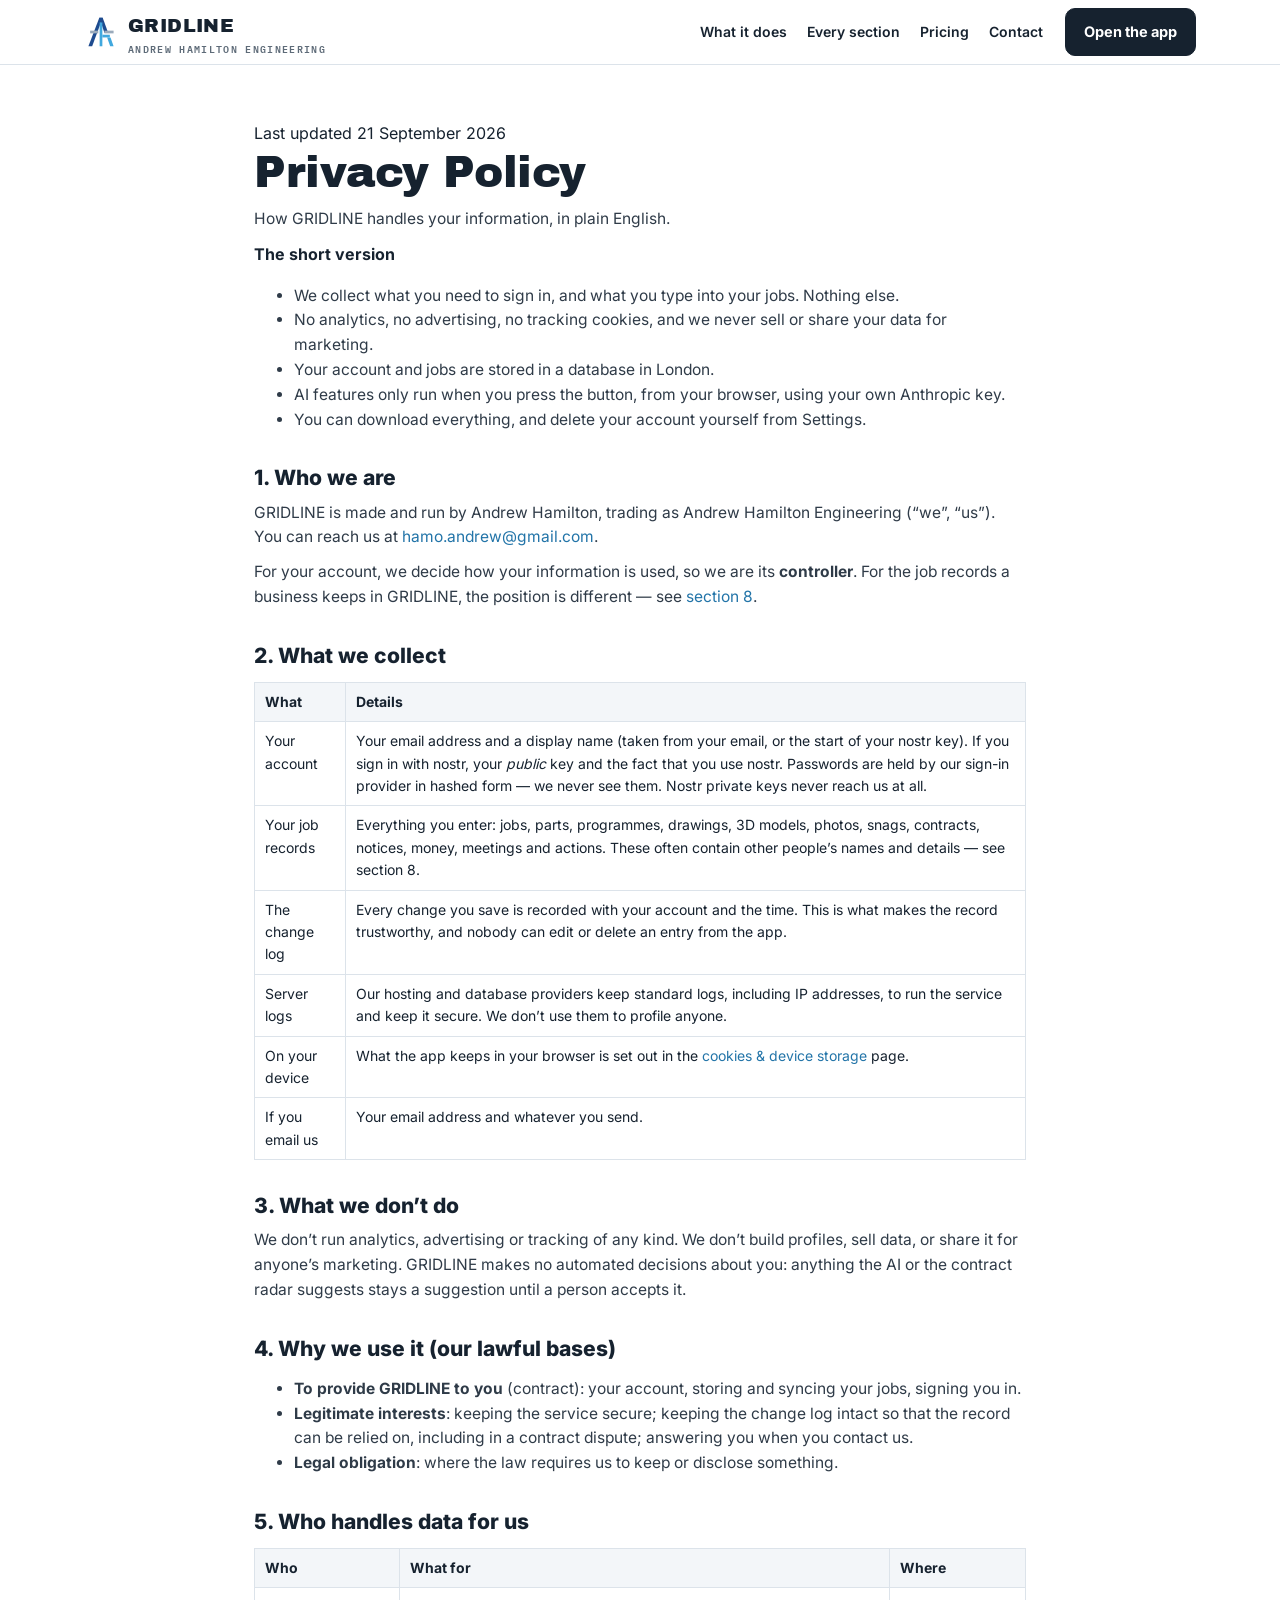
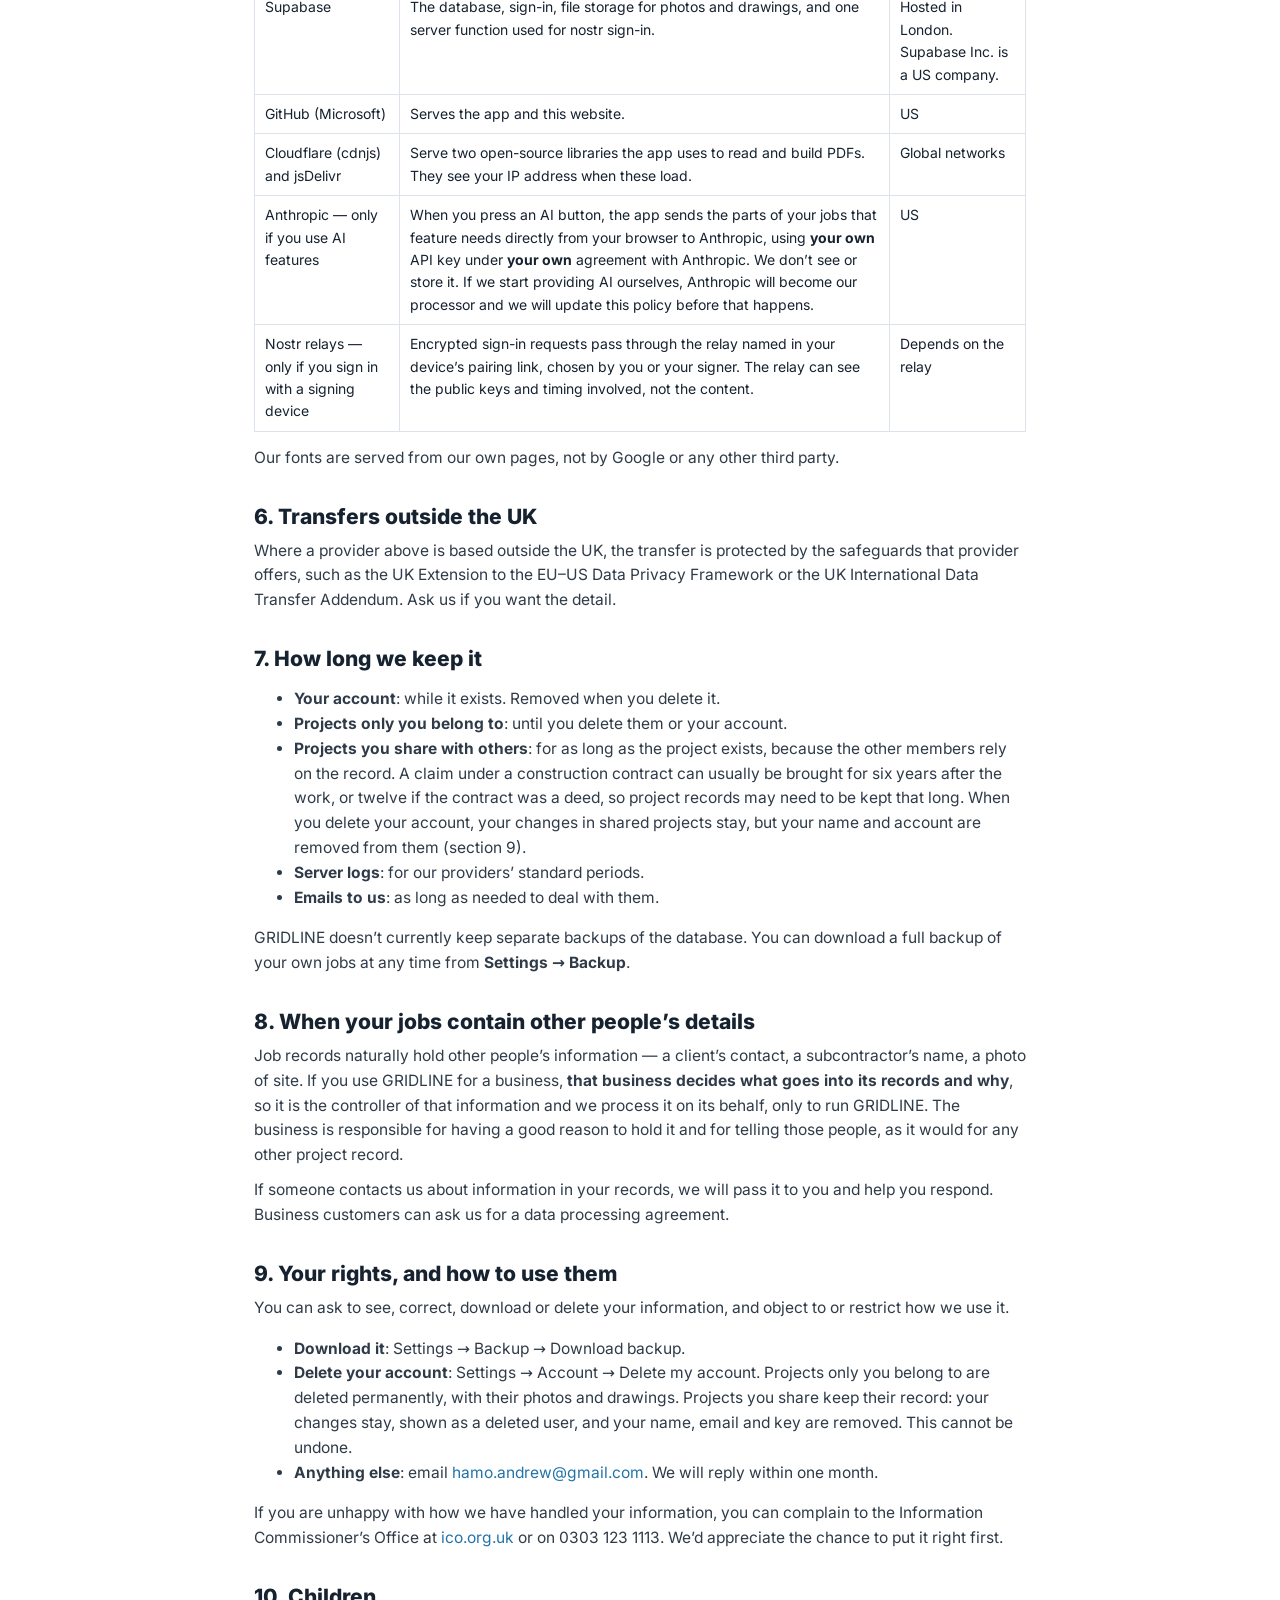
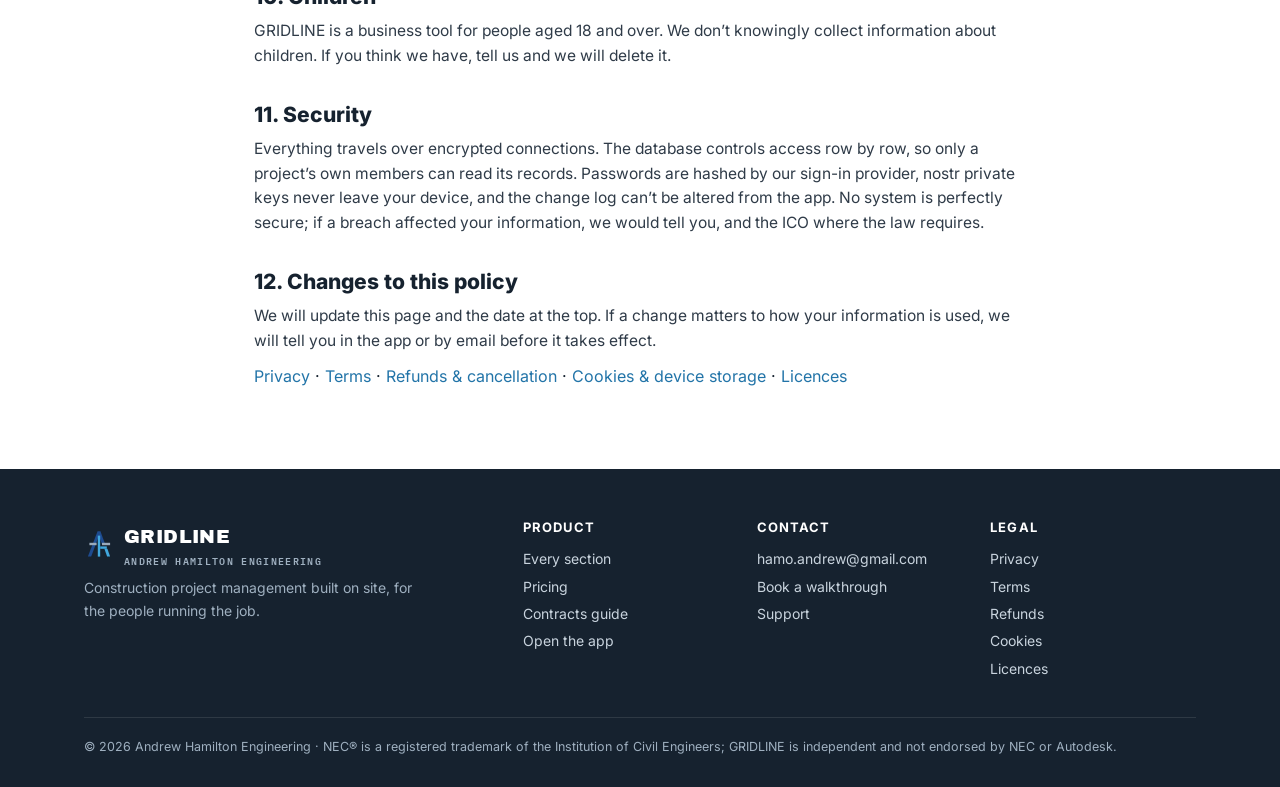
<file: privacy.html>
<!doctype html><html lang="en-GB"><head><meta charset="utf-8"><meta name="viewport" content="width=device-width,initial-scale=1"><title>Privacy policy · GRIDLINE</title><meta name="description" content="GRIDLINE privacy policy"><meta name="theme-color" content="#16222F"><link rel="stylesheet" href="fonts.css"><link rel="stylesheet" href="styles.css"><link rel="icon" href="data:image/svg+xml,<svg width='64' height='64' viewBox='0 0 100 100' aria-hidden='true'><polygon points='45,8 55,8 24,92 13,92' fill='%231E4B8F'/><polygon points='45,8 55,8 71,52 60,52' fill='%231E4B8F'/><rect x='18' y='46' width='24' height='8' fill='%239AAABB'/><rect x='60' y='46' width='27' height='8' fill='%239AAABB'/><polygon points='46,22 54,22 54,92 46,92' fill='%2341A8DE'/><rect x='54' y='58' width='22' height='8' fill='%2341A8DE'/><polygon points='68,66 78,66 87,92 77,92' fill='%2341A8DE'/></svg>"></head><body><a class="skip" href="#main">Skip to content</a>
<header class="top"><div class="wrap"><a class="brand" href="index.html"><svg width="34" height="34" viewBox="0 0 100 100" aria-hidden="true"><polygon points="45,8 55,8 24,92 13,92" fill="#1E4B8F"/><polygon points="45,8 55,8 71,52 60,52" fill="#1E4B8F"/><rect x="18" y="46" width="24" height="8" fill="#9AAABB"/><rect x="60" y="46" width="27" height="8" fill="#9AAABB"/><polygon points="46,22 54,22 54,92 46,92" fill="#41A8DE"/><rect x="54" y="58" width="22" height="8" fill="#41A8DE"/><polygon points="68,66 78,66 87,92 77,92" fill="#41A8DE"/></svg><span><b>GRIDLINE</b><small>ANDREW HAMILTON ENGINEERING</small></span></a>
<nav class="nav" aria-label="Main"><a href="index.html#what">What it does</a><a href="index.html#sections">Every section</a><a href="index.html#pricing">Pricing</a><a href="index.html#contact">Contact</a></nav><a class="btn primary" href="https://hamoandrew-oss.github.io/AHE/">Open the app</a></div></header><main id="main" class="doc">
  <div>Last updated 21 September 2026</div>
  <h1>Privacy Policy</h1>
  <p>How GRIDLINE handles your information, in plain English.</p>

  <div><b>The short version</b>
  <ul>
    <li>We collect what you need to sign in, and what you type into your jobs. Nothing else.</li>
    <li>No analytics, no advertising, no tracking cookies, and we never sell or share your data for marketing.</li>
    <li>Your account and jobs are stored in a database in London.</li>
    <li>AI features only run when you press the button, from your browser, using your own Anthropic key.</li>
    <li>You can download everything, and delete your account yourself from Settings.</li>
  </ul></div>

  <h2 id="who">1. Who we are</h2>
  <p>GRIDLINE is made and run by Andrew Hamilton, trading as Andrew Hamilton Engineering (&ldquo;we&rdquo;, &ldquo;us&rdquo;). You can reach us at <a href="mailto:hamo.andrew@gmail.com">hamo.andrew@gmail.com</a>.</p>
  <p>For your account, we decide how your information is used, so we are its <b>controller</b>. For the job records a business keeps in GRIDLINE, the position is different &mdash; see <a href="#others">section 8</a>.</p>

  <h2 id="what">2. What we collect</h2>
  <div><table>
    <tr><th>What</th><th>Details</th></tr>
    <tr><td>Your account</td><td>Your email address and a display name (taken from your email, or the start of your nostr key). If you sign in with nostr, your <em>public</em> key and the fact that you use nostr. Passwords are held by our sign-in provider in hashed form &mdash; we never see them. Nostr private keys never reach us at all.</td></tr>
    <tr><td>Your job records</td><td>Everything you enter: jobs, parts, programmes, drawings, 3D models, photos, snags, contracts, notices, money, meetings and actions. These often contain other people&rsquo;s names and details &mdash; see section 8.</td></tr>
    <tr><td>The change log</td><td>Every change you save is recorded with your account and the time. This is what makes the record trustworthy, and nobody can edit or delete an entry from the app.</td></tr>
    <tr><td>Server logs</td><td>Our hosting and database providers keep standard logs, including IP addresses, to run the service and keep it secure. We don&rsquo;t use them to profile anyone.</td></tr>
    <tr><td>On your device</td><td>What the app keeps in your browser is set out in the <a href="https://hamoandrew-oss.github.io/AHESHOW/cookies.html">cookies &amp; device storage</a> page.</td></tr>
    <tr><td>If you email us</td><td>Your email address and whatever you send.</td></tr>
  </table></div>

  <h2 id="not">3. What we don&rsquo;t do</h2>
  <p>We don&rsquo;t run analytics, advertising or tracking of any kind. We don&rsquo;t build profiles, sell data, or share it for anyone&rsquo;s marketing. GRIDLINE makes no automated decisions about you: anything the AI or the contract radar suggests stays a suggestion until a person accepts it.</p>

  <h2 id="why">4. Why we use it (our lawful bases)</h2>
  <ul>
    <li><b>To provide GRIDLINE to you</b> (contract): your account, storing and syncing your jobs, signing you in.</li>
    <li><b>Legitimate interests</b>: keeping the service secure; keeping the change log intact so that the record can be relied on, including in a contract dispute; answering you when you contact us.</li>
    <li><b>Legal obligation</b>: where the law requires us to keep or disclose something.</li>
  </ul>

  <h2 id="processors">5. Who handles data for us</h2>
  <div><table>
    <tr><th>Who</th><th>What for</th><th>Where</th></tr>
    <tr><td>Supabase</td><td>The database, sign-in, file storage for photos and drawings, and one server function used for nostr sign-in.</td><td>Hosted in London. Supabase Inc. is a US company.</td></tr>
    <tr><td>GitHub (Microsoft)</td><td>Serves the app and this website.</td><td>US</td></tr>
    <tr><td>Cloudflare (cdnjs) and jsDelivr</td><td>Serve two open-source libraries the app uses to read and build PDFs. They see your IP address when these load.</td><td>Global networks</td></tr>
    <tr><td>Anthropic &mdash; only if you use AI features</td><td>When you press an AI button, the app sends the parts of your jobs that feature needs directly from your browser to Anthropic, using <b>your own</b> API key under <b>your own</b> agreement with Anthropic. We don&rsquo;t see or store it. If we start providing AI ourselves, Anthropic will become our processor and we will update this policy before that happens.</td><td>US</td></tr>
    <tr><td>Nostr relays &mdash; only if you sign in with a signing device</td><td>Encrypted sign-in requests pass through the relay named in your device&rsquo;s pairing link, chosen by you or your signer. The relay can see the public keys and timing involved, not the content.</td><td>Depends on the relay</td></tr>
  </table></div>
  <p>Our fonts are served from our own pages, not by Google or any other third party.</p>

  <h2 id="transfers">6. Transfers outside the UK</h2>
  <p>Where a provider above is based outside the UK, the transfer is protected by the safeguards that provider offers, such as the UK Extension to the EU&ndash;US Data Privacy Framework or the UK International Data Transfer Addendum. Ask us if you want the detail.</p>

  <h2 id="keep">7. How long we keep it</h2>
  <ul>
    <li><b>Your account</b>: while it exists. Removed when you delete it.</li>
    <li><b>Projects only you belong to</b>: until you delete them or your account.</li>
    <li><b>Projects you share with others</b>: for as long as the project exists, because the other members rely on the record. A claim under a construction contract can usually be brought for six years after the work, or twelve if the contract was a deed, so project records may need to be kept that long. When you delete your account, your changes in shared projects stay, but your name and account are removed from them (section 9).</li>
    <li><b>Server logs</b>: for our providers&rsquo; standard periods.</li>
    <li><b>Emails to us</b>: as long as needed to deal with them.</li>
  </ul>
  <p>GRIDLINE doesn&rsquo;t currently keep separate backups of the database. You can download a full backup of your own jobs at any time from <b>Settings &rarr; Backup</b>.</p>

  <h2 id="others">8. When your jobs contain other people&rsquo;s details</h2>
  <p>Job records naturally hold other people&rsquo;s information &mdash; a client&rsquo;s contact, a subcontractor&rsquo;s name, a photo of site. If you use GRIDLINE for a business, <b>that business decides what goes into its records and why</b>, so it is the controller of that information and we process it on its behalf, only to run GRIDLINE. The business is responsible for having a good reason to hold it and for telling those people, as it would for any other project record.</p>
  <p>If someone contacts us about information in your records, we will pass it to you and help you respond. Business customers can ask us for a data processing agreement.</p>

  <h2 id="rights">9. Your rights, and how to use them</h2>
  <p>You can ask to see, correct, download or delete your information, and object to or restrict how we use it.</p>
  <ul>
    <li><b>Download it</b>: Settings &rarr; Backup &rarr; Download backup.</li>
    <li><b>Delete your account</b>: Settings &rarr; Account &rarr; Delete my account. Projects only you belong to are deleted permanently, with their photos and drawings. Projects you share keep their record: your changes stay, shown as a deleted user, and your name, email and key are removed. This cannot be undone.</li>
    <li><b>Anything else</b>: email <a href="mailto:hamo.andrew@gmail.com">hamo.andrew@gmail.com</a>. We will reply within one month.</li>
  </ul>
  <p>If you are unhappy with how we have handled your information, you can complain to the Information Commissioner&rsquo;s Office at <a href="https://ico.org.uk/make-a-complaint/">ico.org.uk</a> or on 0303 123 1113. We&rsquo;d appreciate the chance to put it right first.</p>

  <h2 id="children">10. Children</h2>
  <p>GRIDLINE is a business tool for people aged 18 and over. We don&rsquo;t knowingly collect information about children. If you think we have, tell us and we will delete it.</p>

  <h2 id="security">11. Security</h2>
  <p>Everything travels over encrypted connections. The database controls access row by row, so only a project&rsquo;s own members can read its records. Passwords are hashed by our sign-in provider, nostr private keys never leave your device, and the change log can&rsquo;t be altered from the app. No system is perfectly secure; if a breach affected your information, we would tell you, and the ICO where the law requires.</p>

  <h2 id="changes">12. Changes to this policy</h2>
  <p>We will update this page and the date at the top. If a change matters to how your information is used, we will tell you in the app or by email before it takes effect.</p>

  <nav aria-label="Legal"><a href="https://hamoandrew-oss.github.io/AHESHOW/privacy.html" aria-current="page">Privacy</a> · <a href="https://hamoandrew-oss.github.io/AHESHOW/terms.html">Terms</a> · <a href="https://hamoandrew-oss.github.io/AHESHOW/refunds.html">Refunds &amp; cancellation</a> · <a href="https://hamoandrew-oss.github.io/AHESHOW/cookies.html">Cookies &amp; device storage</a> · <a href="https://hamoandrew-oss.github.io/AHESHOW/licences.html">Licences</a></nav>
</main><footer><div class="wrap"><div class="cols">
<div><a class="brand" href="index.html" style="color:#fff"><svg width="30" height="30" viewBox="0 0 100 100" aria-hidden="true"><polygon points="45,8 55,8 24,92 13,92" fill="#1E4B8F"/><polygon points="45,8 55,8 71,52 60,52" fill="#1E4B8F"/><rect x="18" y="46" width="24" height="8" fill="#9AAABB"/><rect x="60" y="46" width="27" height="8" fill="#9AAABB"/><polygon points="46,22 54,22 54,92 46,92" fill="#41A8DE"/><rect x="54" y="58" width="22" height="8" fill="#41A8DE"/><polygon points="68,66 78,66 87,92 77,92" fill="#41A8DE"/></svg><span><b>GRIDLINE</b><small style="color:#9FB0C0">ANDREW HAMILTON ENGINEERING</small></span></a><p style="margin-top:12px;max-width:340px">Construction project management built on site, for the people running the job.</p></div>
<div><h4>Product</h4><a href="index.html#sections">Every section</a><a href="index.html#pricing">Pricing</a><a href="contracts-guide.html">Contracts guide</a><a href="https://hamoandrew-oss.github.io/AHE/">Open the app</a></div>
<div><h4>Contact</h4><a href="mailto:hamo.andrew@gmail.com">hamo.andrew@gmail.com</a><a href="index.html#contact">Book a walkthrough</a><a href="mailto:hamo.andrew@gmail.com?subject=GRIDLINE%20support">Support</a></div>
<div><h4>Legal</h4><a href="privacy.html">Privacy</a><a href="terms.html">Terms</a><a href="refunds.html">Refunds</a><a href="cookies.html">Cookies</a><a href="licences.html">Licences</a></div></div>
<div class="legal">© 2026 Andrew Hamilton Engineering · NEC® is a registered trademark of the Institution of Civil Engineers; GRIDLINE is independent and not endorsed by NEC or Autodesk.</div></div></footer></body></html>
</file>
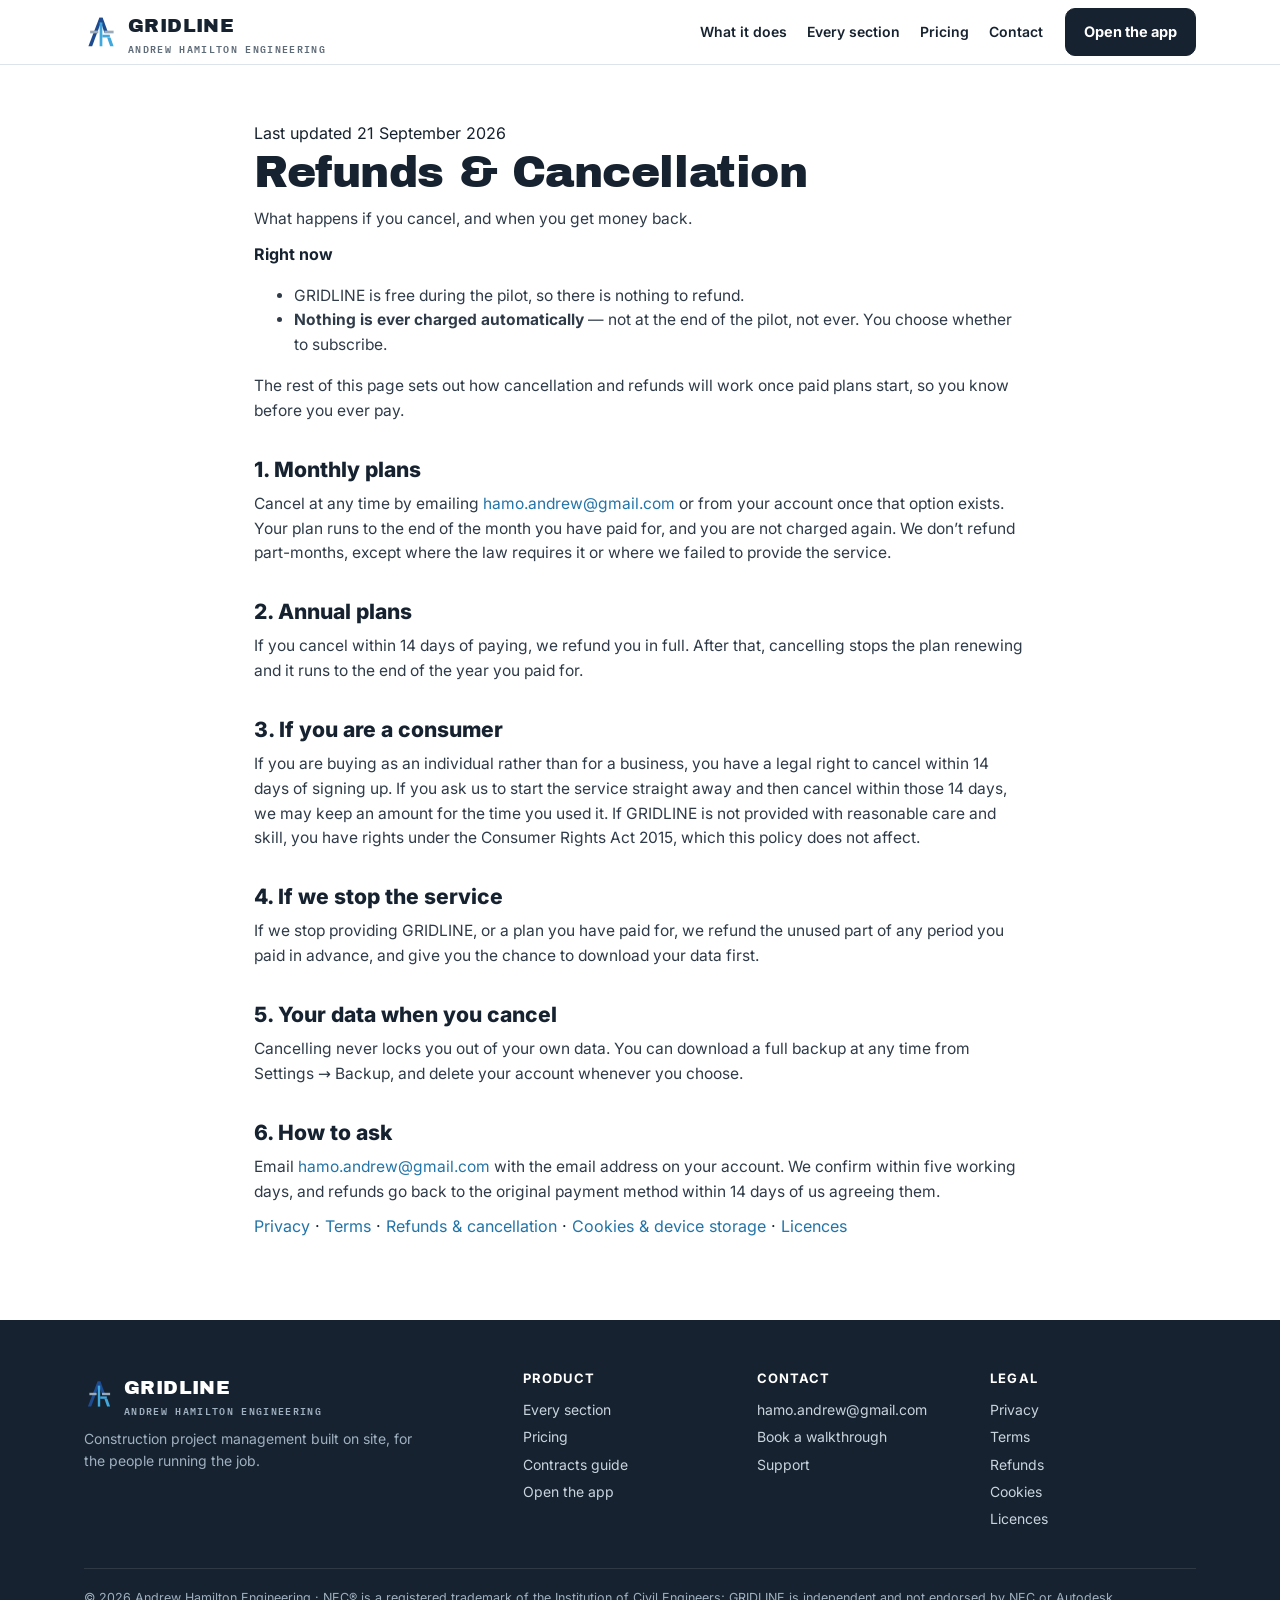
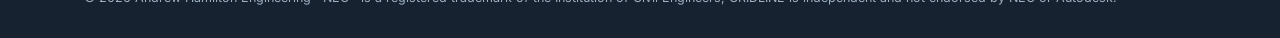
<file: refunds.html>
<!doctype html><html lang="en-GB"><head><meta charset="utf-8"><meta name="viewport" content="width=device-width,initial-scale=1"><title>Refunds and cancellation · GRIDLINE</title><meta name="description" content="GRIDLINE refunds and cancellation"><meta name="theme-color" content="#16222F"><link rel="stylesheet" href="fonts.css"><link rel="stylesheet" href="styles.css"><link rel="icon" href="data:image/svg+xml,<svg width='64' height='64' viewBox='0 0 100 100' aria-hidden='true'><polygon points='45,8 55,8 24,92 13,92' fill='%231E4B8F'/><polygon points='45,8 55,8 71,52 60,52' fill='%231E4B8F'/><rect x='18' y='46' width='24' height='8' fill='%239AAABB'/><rect x='60' y='46' width='27' height='8' fill='%239AAABB'/><polygon points='46,22 54,22 54,92 46,92' fill='%2341A8DE'/><rect x='54' y='58' width='22' height='8' fill='%2341A8DE'/><polygon points='68,66 78,66 87,92 77,92' fill='%2341A8DE'/></svg>"></head><body><a class="skip" href="#main">Skip to content</a>
<header class="top"><div class="wrap"><a class="brand" href="index.html"><svg width="34" height="34" viewBox="0 0 100 100" aria-hidden="true"><polygon points="45,8 55,8 24,92 13,92" fill="#1E4B8F"/><polygon points="45,8 55,8 71,52 60,52" fill="#1E4B8F"/><rect x="18" y="46" width="24" height="8" fill="#9AAABB"/><rect x="60" y="46" width="27" height="8" fill="#9AAABB"/><polygon points="46,22 54,22 54,92 46,92" fill="#41A8DE"/><rect x="54" y="58" width="22" height="8" fill="#41A8DE"/><polygon points="68,66 78,66 87,92 77,92" fill="#41A8DE"/></svg><span><b>GRIDLINE</b><small>ANDREW HAMILTON ENGINEERING</small></span></a>
<nav class="nav" aria-label="Main"><a href="index.html#what">What it does</a><a href="index.html#sections">Every section</a><a href="index.html#pricing">Pricing</a><a href="index.html#contact">Contact</a></nav><a class="btn primary" href="https://hamoandrew-oss.github.io/AHE/">Open the app</a></div></header><main id="main" class="doc">
  <div>Last updated 21 September 2026</div>
  <h1>Refunds &amp; Cancellation</h1>
  <p>What happens if you cancel, and when you get money back.</p>

  <div><b>Right now</b>
  <ul>
    <li>GRIDLINE is free during the pilot, so there is nothing to refund.</li>
    <li><b>Nothing is ever charged automatically</b> &mdash; not at the end of the pilot, not ever. You choose whether to subscribe.</li>
  </ul></div>
  <p>The rest of this page sets out how cancellation and refunds will work once paid plans start, so you know before you ever pay.</p>

  <h2 id="monthly">1. Monthly plans</h2>
  <p>Cancel at any time by emailing <a href="mailto:hamo.andrew@gmail.com">hamo.andrew@gmail.com</a> or from your account once that option exists. Your plan runs to the end of the month you have paid for, and you are not charged again. We don&rsquo;t refund part-months, except where the law requires it or where we failed to provide the service.</p>

  <h2 id="annual">2. Annual plans</h2>
  <p>If you cancel within 14 days of paying, we refund you in full. After that, cancelling stops the plan renewing and it runs to the end of the year you paid for.</p>

  <h2 id="consumers">3. If you are a consumer</h2>
  <p>If you are buying as an individual rather than for a business, you have a legal right to cancel within 14 days of signing up. If you ask us to start the service straight away and then cancel within those 14 days, we may keep an amount for the time you used it. If GRIDLINE is not provided with reasonable care and skill, you have rights under the Consumer Rights Act 2015, which this policy does not affect.</p>

  <h2 id="us">4. If we stop the service</h2>
  <p>If we stop providing GRIDLINE, or a plan you have paid for, we refund the unused part of any period you paid in advance, and give you the chance to download your data first.</p>

  <h2 id="data">5. Your data when you cancel</h2>
  <p>Cancelling never locks you out of your own data. You can download a full backup at any time from Settings &rarr; Backup, and delete your account whenever you choose.</p>

  <h2 id="how">6. How to ask</h2>
  <p>Email <a href="mailto:hamo.andrew@gmail.com">hamo.andrew@gmail.com</a> with the email address on your account. We confirm within five working days, and refunds go back to the original payment method within 14 days of us agreeing them.</p>

  <nav aria-label="Legal"><a href="https://hamoandrew-oss.github.io/AHESHOW/privacy.html">Privacy</a> · <a href="https://hamoandrew-oss.github.io/AHESHOW/terms.html">Terms</a> · <a href="https://hamoandrew-oss.github.io/AHESHOW/refunds.html" aria-current="page">Refunds &amp; cancellation</a> · <a href="https://hamoandrew-oss.github.io/AHESHOW/cookies.html">Cookies &amp; device storage</a> · <a href="https://hamoandrew-oss.github.io/AHESHOW/licences.html">Licences</a></nav>
</main><footer><div class="wrap"><div class="cols">
<div><a class="brand" href="index.html" style="color:#fff"><svg width="30" height="30" viewBox="0 0 100 100" aria-hidden="true"><polygon points="45,8 55,8 24,92 13,92" fill="#1E4B8F"/><polygon points="45,8 55,8 71,52 60,52" fill="#1E4B8F"/><rect x="18" y="46" width="24" height="8" fill="#9AAABB"/><rect x="60" y="46" width="27" height="8" fill="#9AAABB"/><polygon points="46,22 54,22 54,92 46,92" fill="#41A8DE"/><rect x="54" y="58" width="22" height="8" fill="#41A8DE"/><polygon points="68,66 78,66 87,92 77,92" fill="#41A8DE"/></svg><span><b>GRIDLINE</b><small style="color:#9FB0C0">ANDREW HAMILTON ENGINEERING</small></span></a><p style="margin-top:12px;max-width:340px">Construction project management built on site, for the people running the job.</p></div>
<div><h4>Product</h4><a href="index.html#sections">Every section</a><a href="index.html#pricing">Pricing</a><a href="contracts-guide.html">Contracts guide</a><a href="https://hamoandrew-oss.github.io/AHE/">Open the app</a></div>
<div><h4>Contact</h4><a href="mailto:hamo.andrew@gmail.com">hamo.andrew@gmail.com</a><a href="index.html#contact">Book a walkthrough</a><a href="mailto:hamo.andrew@gmail.com?subject=GRIDLINE%20support">Support</a></div>
<div><h4>Legal</h4><a href="privacy.html">Privacy</a><a href="terms.html">Terms</a><a href="refunds.html">Refunds</a><a href="cookies.html">Cookies</a><a href="licences.html">Licences</a></div></div>
<div class="legal">© 2026 Andrew Hamilton Engineering · NEC® is a registered trademark of the Institution of Civil Engineers; GRIDLINE is independent and not endorsed by NEC or Autodesk.</div></div></footer></body></html>
</file>
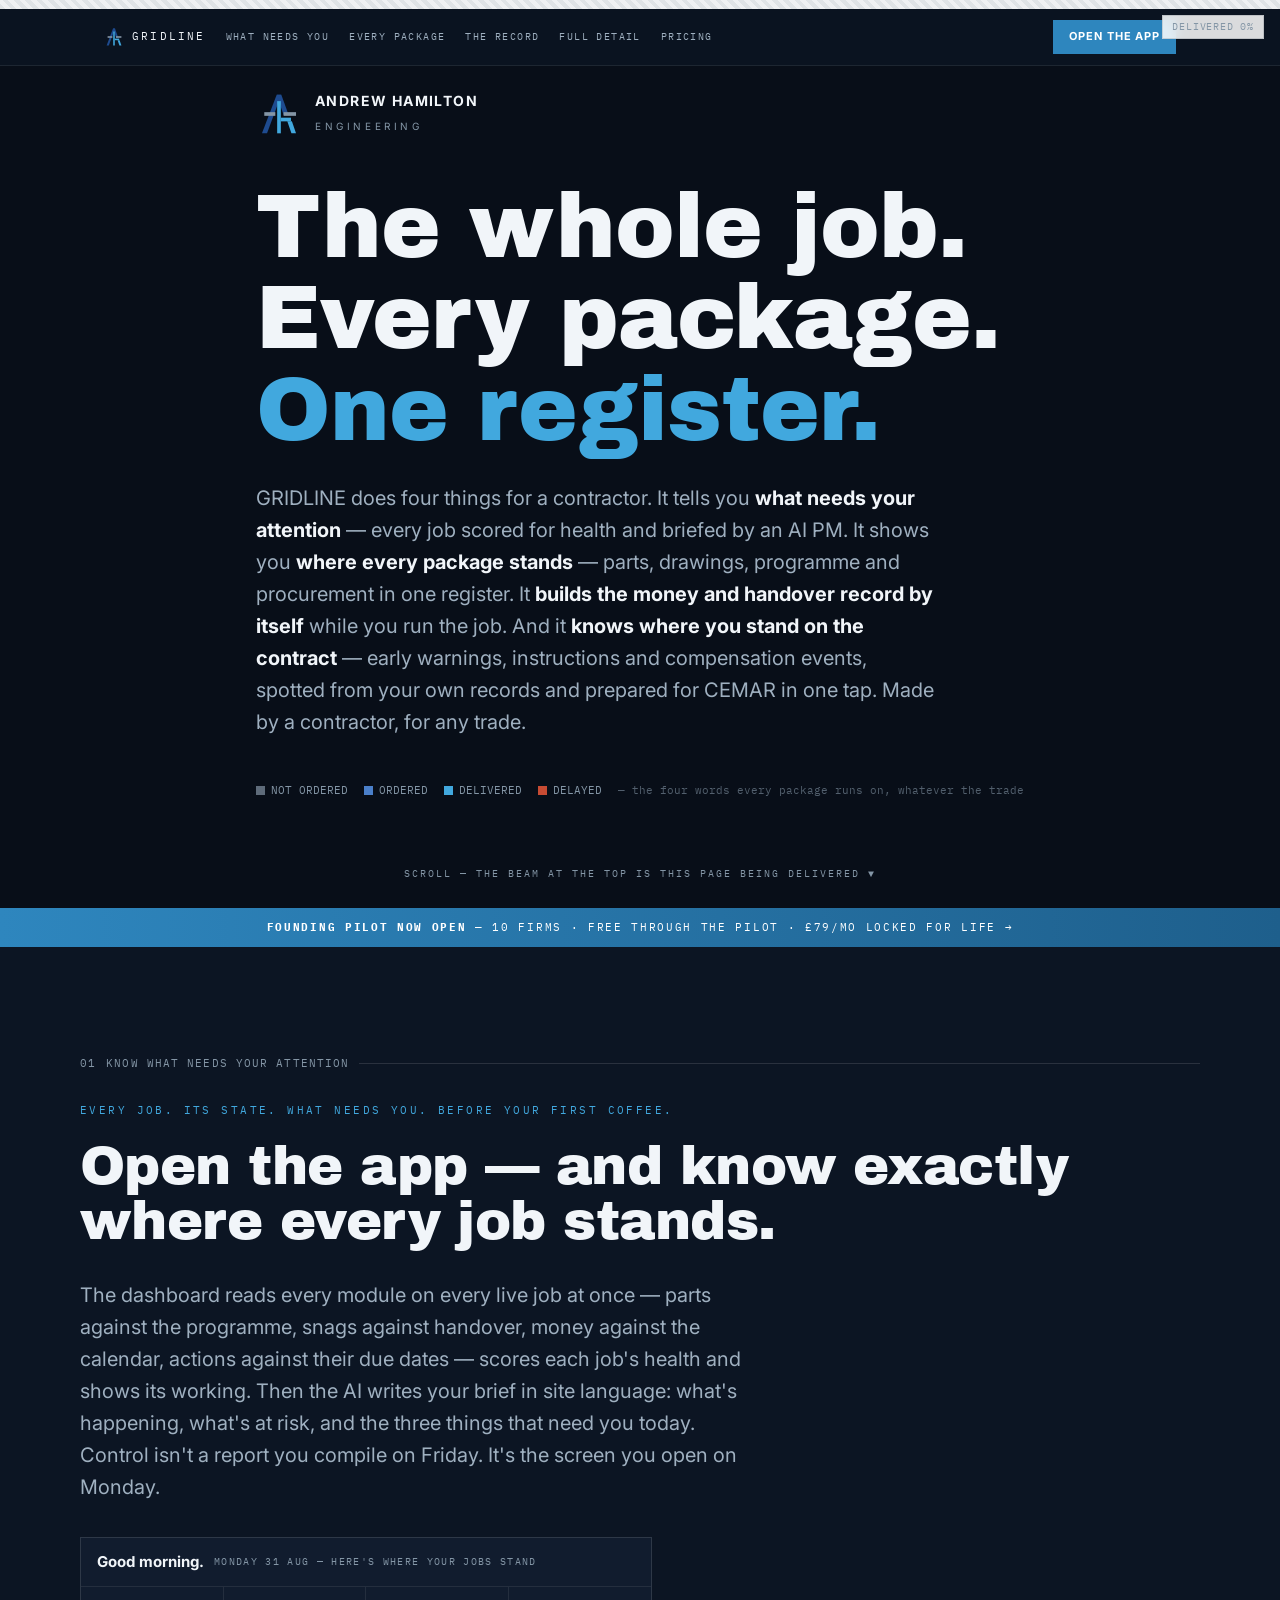
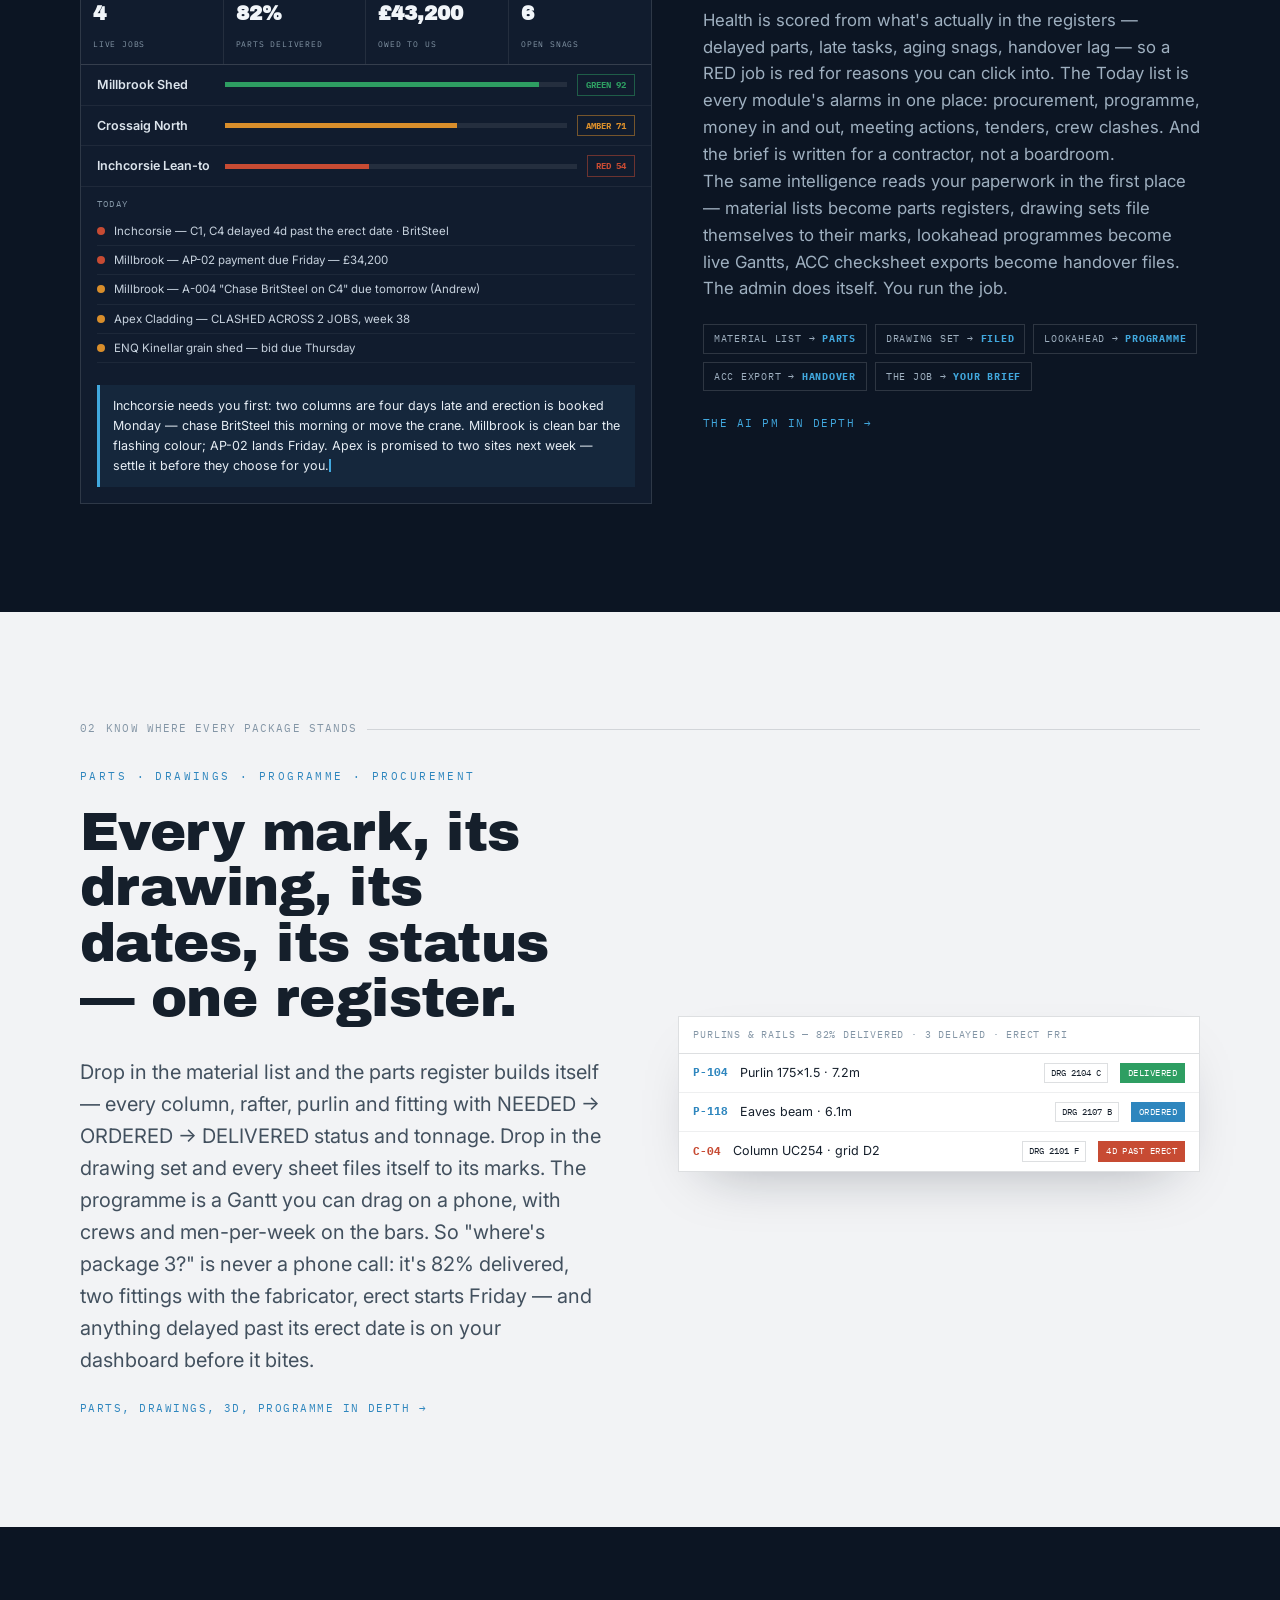
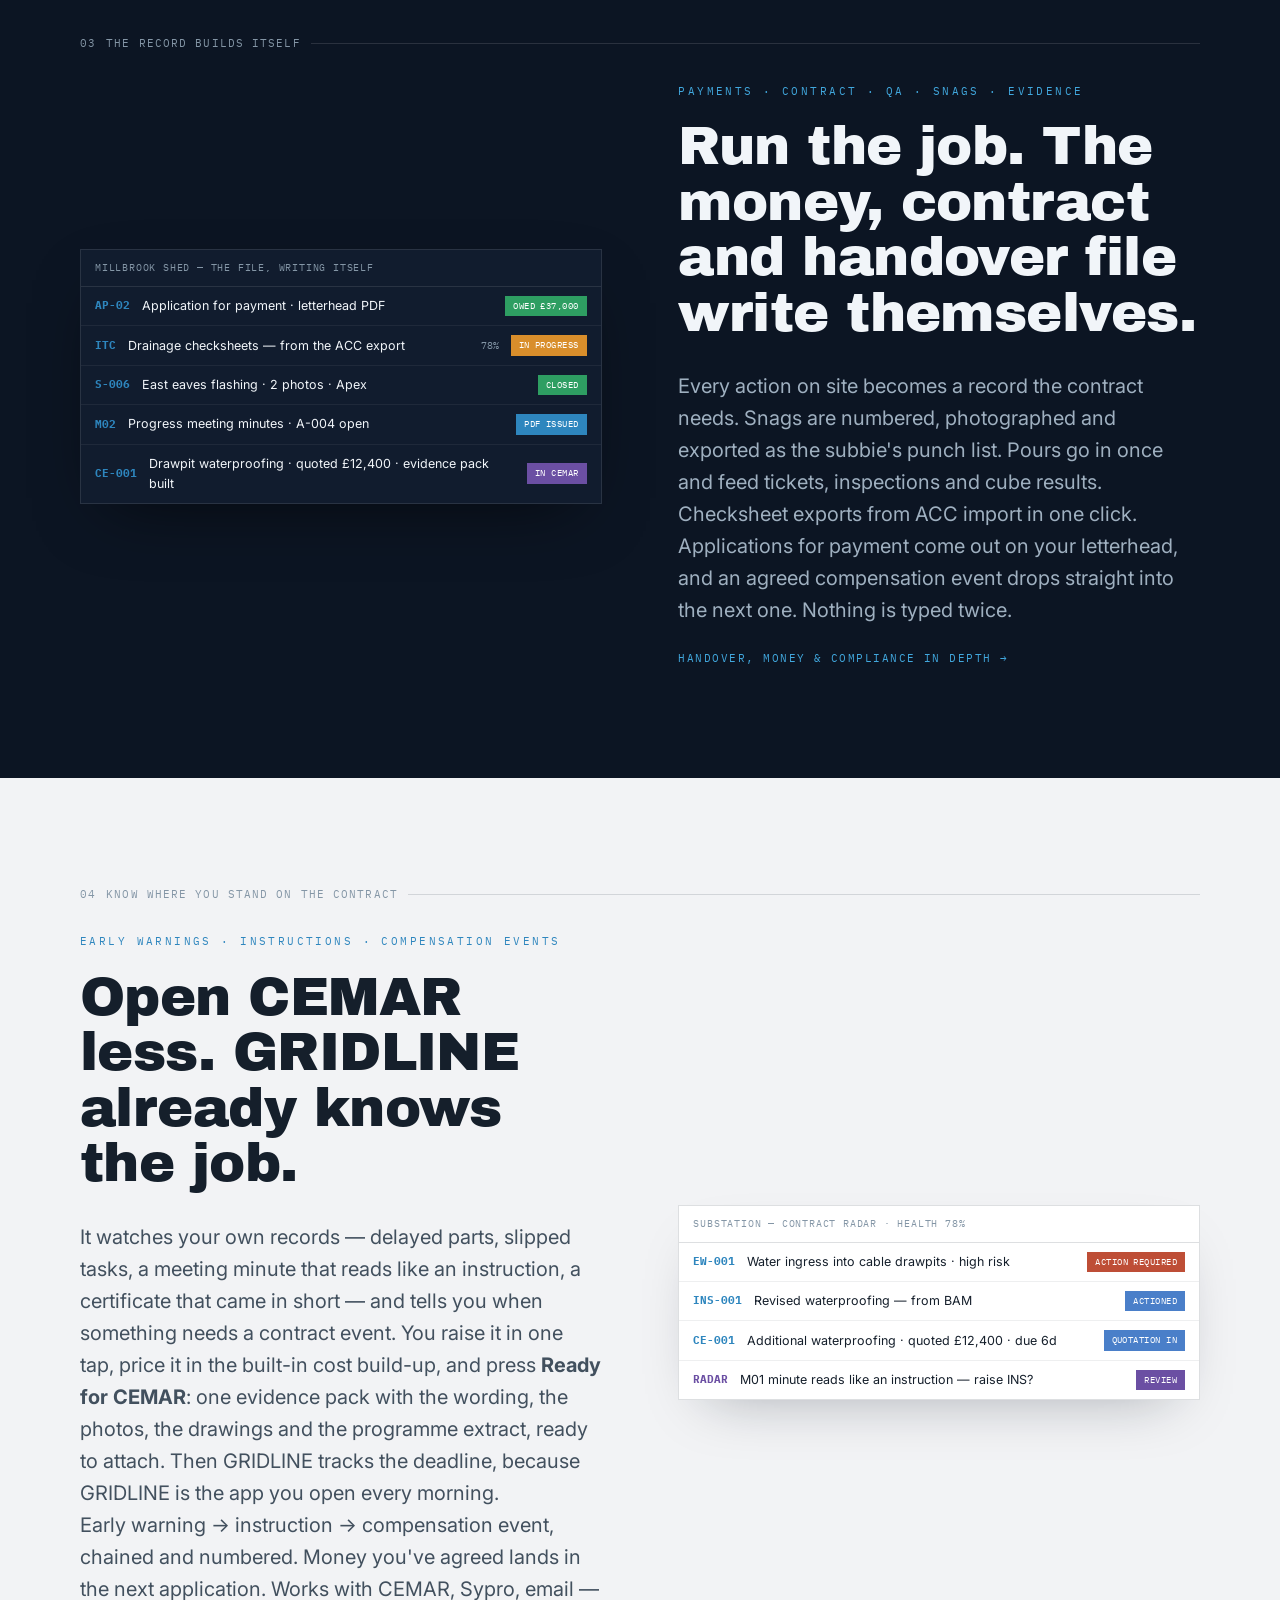
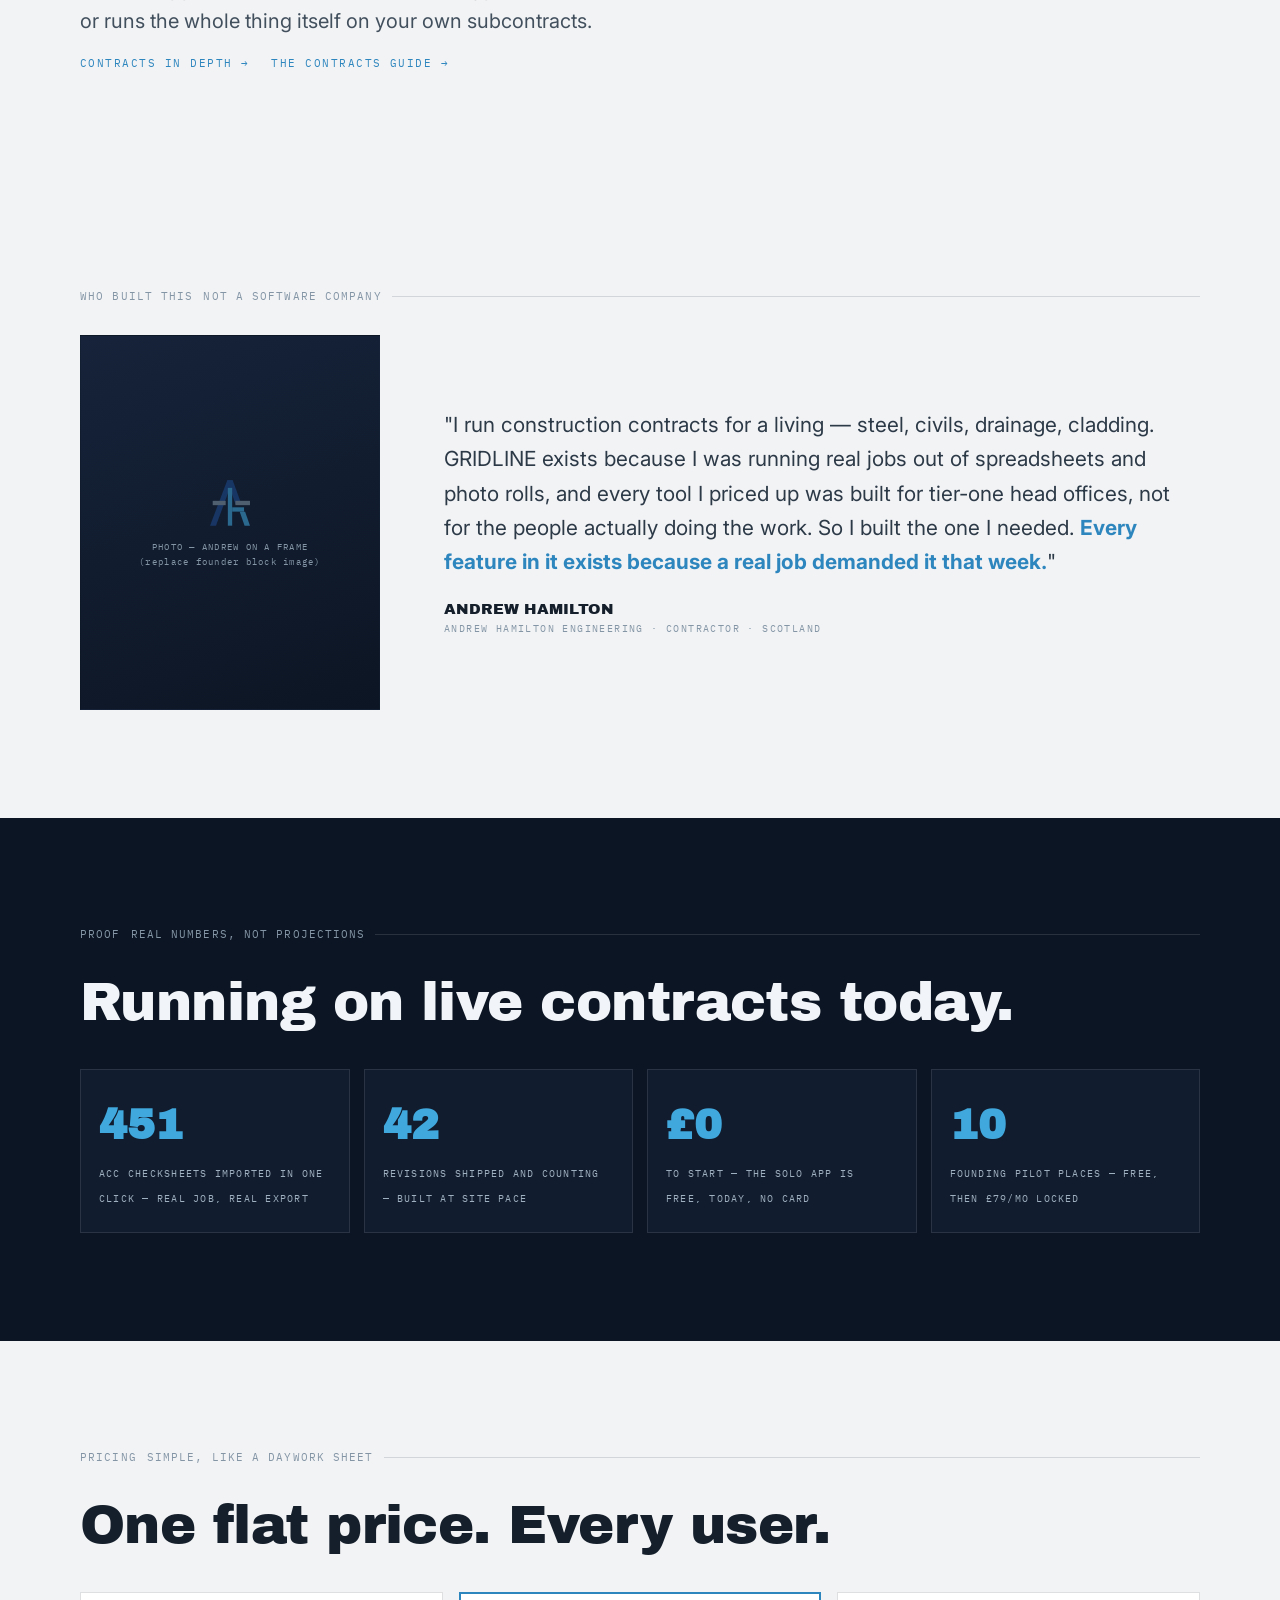
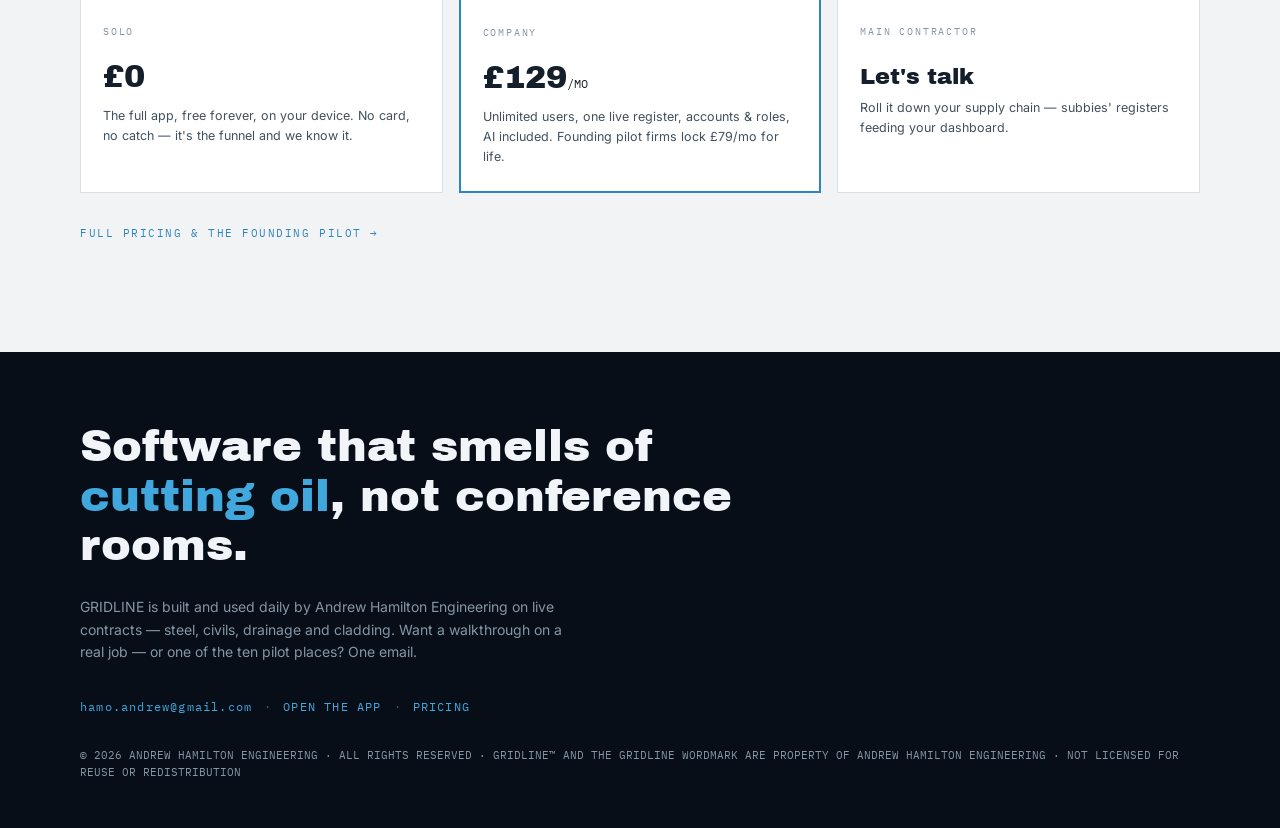
<file: site-home.html>
<!DOCTYPE html>
<html lang="en">
<head>
<meta charset="UTF-8">
<meta name="viewport" content="width=device-width, initial-scale=1.0">
<title>GRIDLINE — construction project management, built on site</title>
<meta name="description" content="Construction project management software — procurement, drawings, programme, subcontractor commercials, handover compliance and an AI project manager. By Andrew Hamilton Engineering.">
<meta property="og:title" content="GRIDLINE — the whole job. Every package. One register.">
<meta property="og:description" content="Construction PM built on site: procurement, drawings, programme, subcontractor money, handover compliance, AI project manager. Founding pilot open — 10 firms.">
<meta property="og:type" content="website">
<meta property="og:url" content="https://hamoandrew-oss.github.io/AHESHOW/">
<meta property="og:image" content="https://hamoandrew-oss.github.io/AHESHOW/og.png">
<meta name="twitter:card" content="summary_large_image">
<link rel="icon" href="data:image/svg+xml,%3Csvg xmlns='http://www.w3.org/2000/svg' viewBox='0 0 100 100'%3E%3Crect width='100' height='100' fill='%230C1523'/%3E%3Cpolygon points='45,8 55,8 24,92 13,92' fill='%231E4B8F'/%3E%3Cpolygon points='45,8 55,8 71,52 60,52' fill='%231E4B8F'/%3E%3Crect x='18' y='46' width='24' height='8' fill='%238496A6'/%3E%3Crect x='60' y='46' width='27' height='8' fill='%238496A6'/%3E%3Cpolygon points='46,22 54,22 54,92 46,92' fill='%2341A8DE'/%3E%3Crect x='54' y='58' width='22' height='8' fill='%2341A8DE'/%3E%3Cpolygon points='68,66 78,66 87,92 77,92' fill='%2341A8DE'/%3E%3C/svg%3E">
<link rel="preconnect" href="https://fonts.googleapis.com">
<link href="https://fonts.googleapis.com/css2?family=Archivo+Black&family=Inter:wght@400;500;600;700&family=IBM+Plex+Mono:wght@400;500;600&display=swap" rel="stylesheet">
<style>
  :root{
    --navy:#0C1523; --navy2:#111C2E; --ink:#151F2B; --paper:#F2F3F5; --panel:#FFFFFF;
    --sky:#2E86BE; --sky-bright:#41A8DE; --silver:#8496A6; --line:rgba(18,30,44,.14);
    --grey:#5E6B7A; --ordered:#4A7FC9; --delayed:#C74B33; --green:#2E9E62; --amber:#D98E2B;
  }
  *{box-sizing:border-box;margin:0}
  html{scroll-behavior:smooth}
  body{font-family:'Inter',sans-serif;color:var(--ink);background:var(--paper);line-height:1.6;-webkit-font-smoothing:antialiased}
  ::selection{background:var(--sky);color:#fff}

  /* ── signature: the delivery beam — page scroll = job delivered ── */
  #beam{position:fixed;top:0;left:0;right:0;height:9px;background:repeating-linear-gradient(45deg,#dfe3e6,#dfe3e6 4px,#eef0f2 4px,#eef0f2 8px);z-index:60}
  #beamFill{height:100%;width:0;background:linear-gradient(90deg,var(--grey) 0 22%,var(--ordered) 22% 55%,var(--sky-bright) 55% 90%,var(--green) 90% 100%);background-size:100vw 100%;background-attachment:fixed;transition:width .08s linear}
  #beamTag{position:fixed;top:15px;right:16px;z-index:60;font-family:'IBM Plex Mono',monospace;font-size:10px;letter-spacing:.08em;color:var(--silver);background:rgba(255,255,255,.85);backdrop-filter:blur(6px);padding:3px 9px;border:1px solid var(--line)}
  .dark #beamTag{background:rgba(12,21,35,.7);}

  h1,h2,.display{font-family:'Archivo Black',sans-serif;font-weight:400;line-height:1.02;letter-spacing:-.01em}
  h1{font-size:clamp(2.6rem,7.2vw,5.6rem)}
  h2{font-size:clamp(1.9rem,4.6vw,3.4rem);margin-bottom:.55em}
  .mono{font-family:'IBM Plex Mono',monospace}
  .eyebrow{font-family:'IBM Plex Mono',monospace;font-size:11px;letter-spacing:.22em;color:var(--sky);margin-bottom:18px}
  .dark .eyebrow{color:var(--sky-bright)}
  p.lead{font-size:clamp(1.02rem,1.6vw,1.25rem);color:#42505E;max-width:34em}
  .dark p.lead{color:#9FB0C0}

  section{padding:clamp(84px,12vh,150px) 24px;overflow:hidden}
  .wrap{max-width:1120px;margin:0 auto}
  .split{display:grid;grid-template-columns:1fr 1fr;gap:clamp(36px,6vw,84px);align-items:center}
  @media(max-width:880px){.split{grid-template-columns:1fr}}
  .dark{background:var(--navy);color:#F1F5F9}
  .darker{background:#080E18}

  /* reveal */
  .rv{opacity:0;transform:translateY(26px);transition:opacity .7s ease,transform .7s ease}
  .rv.in{opacity:1;transform:none}
  .rv.d1{transition-delay:.1s}.rv.d2{transition-delay:.22s}.rv.d3{transition-delay:.34s}
  @media(prefers-reduced-motion:reduce){.rv{opacity:1;transform:none;transition:none}#beamFill{transition:none}.frame path{stroke-dashoffset:0!important;animation:none!important}}

  /* ── the build: pinned scroll sequence ── */
  .buildwrap{height:560vh;position:relative;padding:0;overflow:visible}
  .buildpin{position:sticky;top:0;height:100svh;display:flex;flex-direction:column;justify-content:center;overflow:hidden}
  .buildgrid{display:grid;grid-template-columns:1fr 300px;gap:clamp(20px,4vw,64px);align-items:center;max-width:1120px;margin:0 auto;padding:0 24px;width:100%;box-sizing:border-box}
  @media(max-width:860px){.buildgrid{grid-template-columns:1fr;gap:10px}.phone{transform:scale(.72);transform-origin:top center;margin:-30px auto -120px}}
  .scene svg{width:100%;height:auto;display:block}
  .phaselbls{display:flex;gap:6px;flex-wrap:wrap;justify-content:center;margin-top:18px;padding:0 16px}
  .phaselbls span{font-family:'IBM Plex Mono',monospace;font-size:10px;letter-spacing:.14em;color:#4E5B69;padding:6px 12px;border:1px solid rgba(255,255,255,.1);transition:all .3s}
  .phaselbls span.on{color:#41A8DE;border-color:#41A8DE;background:rgba(65,168,222,.1)}
  .phaselbls span.done{color:#7E8C99}
  /* iPhone 17 Pro Max */
  .phone{width:262px;aspect-ratio:9/19.2;border-radius:44px;position:relative;margin:0 auto;
    background:linear-gradient(145deg,#3A3F45,#17191C);padding:9px;box-shadow:0 30px 80px -30px rgba(0,0,0,.85),inset 0 0 0 2px #55595E}
  .pscreen{position:relative;width:100%;height:100%;border-radius:36px;overflow:hidden;background:#F1F3F5}
  .island{position:absolute;top:11px;left:50%;transform:translateX(-50%);width:86px;height:24px;border-radius:14px;background:#0B0C0E;z-index:5}
  .scr{position:absolute;inset:0;opacity:0;transition:opacity .35s;padding:44px 12px 12px;font-size:10px;color:#17222D;overflow:hidden}
  .scr.on{opacity:1}
  .scr .apphead{display:flex;align-items:center;gap:6px;font-family:'IBM Plex Mono',monospace;font-size:8px;letter-spacing:.14em;color:#57646F;margin-bottom:8px}
  .scr .apphead b{color:#17222D;letter-spacing:.18em}
  .scr .mkrow{display:flex;align-items:center;gap:6px;background:#fff;border:1px solid rgba(18,30,44,.12);padding:6px 8px;margin-bottom:5px}
  .scr .mkrow .mk{font-family:'IBM Plex Mono',monospace;font-weight:600;color:#2274A8;width:26px;font-size:9px}
  .scr .mkrow .pl{margin-left:auto;font-family:'IBM Plex Mono',monospace;font-size:7px;color:#fff;padding:2px 6px}
  .scr .bb{display:flex;height:8px;border:1px solid #17222D;margin:8px 0}
  .scr .gt{display:flex;align-items:center;height:20px;font-size:8.5px}
  .scr .gt span{width:66px;color:#3A4856;white-space:nowrap;overflow:hidden;text-overflow:ellipsis}
  .scr .gt em{font-style:normal;font-family:'IBM Plex Mono',monospace;font-size:7px;color:#93A5B6;width:34px}
  .scr .gt .tr{flex:1;position:relative;height:100%}
  .scr .gt .br{position:absolute;top:6px;height:9px}
  .scr .stamp2{display:inline-block;font-family:'Archivo Black',sans-serif;font-size:10px;letter-spacing:.1em;padding:3px 9px;border:2px solid currentColor}
  .scr .brief2{background:rgba(34,116,168,.08);border-left:2px solid #2274A8;padding:7px 8px;font-size:9px;line-height:1.5;margin-top:8px}
  .msb{position:absolute;left:0;top:0;bottom:0;width:26px;background:#16222F;border-radius:36px 0 0 36px;display:flex;flex-direction:column;align-items:center;gap:9px;padding-top:46px}
  .msb i{width:9px;height:9px;border:1.4px solid #5E6E7F;display:block}
  .msb i.on{border-color:#41A8DE;background:rgba(65,168,222,.25)}
  .scr{padding-left:36px}
  .scr .statm{display:flex;gap:4px;margin:6px 0}
  .scr .statm b{flex:1;background:#fff;border:1px solid rgba(18,30,44,.12);padding:4px 5px;font-weight:400}
  .scr .statm b em{display:block;font-style:normal;font-family:'Archivo Black',sans-serif;font-size:11px}
  .scr .statm b span{font-size:6.5px;color:#57646F;font-family:'IBM Plex Mono',monospace;letter-spacing:.04em}
  .scr .hchip{font-family:'IBM Plex Mono',monospace;font-size:6.5px;font-weight:700;padding:2px 5px;margin-left:auto}
  .scenecap{font-family:'IBM Plex Mono',monospace;font-size:10px;letter-spacing:.16em;color:#7E8C99;margin-bottom:10px;min-height:14px}
  .scenecap b{color:#41A8DE;font-weight:600}

  /* ── hero ── */
  .hero{min-height:100svh;display:flex;flex-direction:column;justify-content:center;position:relative;padding-top:90px}
  .hero .mark{display:flex;align-items:center;gap:13px;margin-bottom:44px}
  .hero .mark div b{display:block;font-size:14px;letter-spacing:.1em}
  .hero .mark div span{font-size:10px;letter-spacing:.36em;color:var(--silver)}
  .hero h1 em{font-style:normal;color:var(--sky-bright)}
  .hero .sub{margin-top:26px}
  .hero .tally{display:flex;gap:16px;flex-wrap:wrap;margin-top:44px;font-family:'IBM Plex Mono',monospace;font-size:11px;color:var(--silver)}
  .hero .tally i{width:9px;height:9px;display:inline-block;margin-right:6px;vertical-align:-1px;font-style:normal}
  .scrollcue{position:absolute;bottom:26px;left:50%;transform:translateX(-50%);font-family:'IBM Plex Mono',monospace;font-size:10px;letter-spacing:.2em;color:var(--silver);animation:cue 2.4s ease infinite}
  @keyframes cue{0%,100%{transform:translate(-50%,0)}50%{transform:translate(-50%,7px)}}

  /* register label per section */
  .reg{font-family:'IBM Plex Mono',monospace;font-size:11px;color:var(--silver);letter-spacing:.1em;display:flex;align-items:center;gap:10px;margin-bottom:30px}
  .reg::after{content:"";flex:1;height:1px;background:var(--line)}
  .dark .reg::after{background:rgba(255,255,255,.12)}

  /* ── mock UI shared ── */
  .mock{background:var(--panel);border:1px solid var(--line);box-shadow:0 24px 60px -30px rgba(12,21,35,.35);font-size:13px}
  .dark .mock{background:var(--navy2);border-color:rgba(255,255,255,.1);box-shadow:0 24px 70px -30px rgba(0,0,0,.7)}
  .mock .mhead{padding:10px 14px;border-bottom:1px solid var(--line);display:flex;gap:10px;align-items:center;font-family:'IBM Plex Mono',monospace;font-size:10px;letter-spacing:.08em;color:var(--silver)}
  .dark .mock .mhead{border-color:rgba(255,255,255,.1)}
  .row{display:flex;align-items:center;gap:12px;padding:9px 14px;border-bottom:1px solid rgba(18,30,44,.07)}
  .dark .row{border-color:rgba(255,255,255,.06)}
  .row .mk{font-family:'IBM Plex Mono',monospace;font-weight:600;color:var(--sky);width:52px}
  .dark .row .mk{color:var(--sky-bright)}
  .pill{font-family:'IBM Plex Mono',monospace;font-size:9px;letter-spacing:.05em;padding:3px 8px;color:#fff;margin-left:auto}
  .beambar{display:flex;height:12px;border:1px solid var(--ink)}
  .dark .beambar{border-color:rgba(255,255,255,.35)}
  .beambar i{display:block;height:100%}
  .stamp{display:inline-block;font-family:'Archivo Black',sans-serif;font-size:12px;letter-spacing:.12em;padding:4px 12px;border:2px solid currentColor}

  /* gantt mock */
  .g{position:relative;padding:14px}
  .g .task{display:flex;align-items:center;height:30px;font-size:12px}
  .g .task span{width:150px;white-space:nowrap;overflow:hidden;text-overflow:ellipsis;color:#3A4856}
  .dark .g .task span{color:#B9C6D2}
  .g .track{flex:1;position:relative;height:100%}
  .g .bar{position:absolute;top:8px;height:14px}
  .g .today{position:absolute;top:6px;bottom:6px;width:2px;background:var(--delayed)}

  /* frame svg */
  .frame path{stroke:var(--sky-bright);stroke-width:2;fill:none;stroke-linecap:round;stroke-dasharray:1400;stroke-dashoffset:1400}
  .frame.in path{animation:draw 2.6s ease forwards}
  .frame path:nth-child(2){animation-delay:.3s}.frame path:nth-child(3){animation-delay:.6s}
  .frame path:nth-child(4){animation-delay:.9s}.frame path:nth-child(5){animation-delay:1.1s}
  @keyframes draw{to{stroke-dashoffset:0}}

  /* photo squares */
  .ph{display:flex;gap:8px}.ph b{width:64px;height:48px;background:linear-gradient(135deg,#22344B,#101B2B);border:1px solid rgba(255,255,255,.14)}

  /* brief */
  .brief{background:rgba(65,168,222,.08);border-left:3px solid var(--sky-bright);padding:14px 16px;font-size:13.5px;line-height:1.65}

  /* AI PM section */
  .aiwrap{display:grid;grid-template-columns:1.15fr 1fr;gap:clamp(24px,4vw,56px);align-items:center;margin-top:34px}
  @media(max-width:900px){.aiwrap{grid-template-columns:1fr}}
  .dash{background:var(--navy2);border:1px solid rgba(255,255,255,.12);padding:0;overflow:hidden}
  .dash .dh{padding:12px 16px;border-bottom:1px solid rgba(255,255,255,.08);display:flex;align-items:center;gap:10px}
  .dash .dh b{font-size:15px;color:#F1F5F9}
  .dash .dh span{font-family:'IBM Plex Mono',monospace;font-size:9.5px;letter-spacing:.14em;color:var(--silver)}
  .stats{display:grid;grid-template-columns:repeat(4,1fr);gap:1px;background:rgba(255,255,255,.08);border-bottom:1px solid rgba(255,255,255,.08)}
  .stats div{background:var(--navy2);padding:10px 12px}
  .stats b{display:block;font-family:'Archivo Black',sans-serif;font-size:1.25rem;color:#F1F5F9}
  .stats span{font-family:'IBM Plex Mono',monospace;font-size:8px;letter-spacing:.1em;color:var(--silver)}
  .jrow{display:flex;align-items:center;gap:10px;padding:9px 16px;border-bottom:1px solid rgba(255,255,255,.06);font-size:12.5px;color:#DCE4EC}
  .jrow .bar{flex:1;height:5px;background:rgba(255,255,255,.08)}
  .jrow .bar i{display:block;height:100%}
  .hchip{font-family:'IBM Plex Mono',monospace;font-size:8.5px;font-weight:700;padding:3px 8px;border:1px solid}
  .today{padding:10px 16px}
  .today .lbl{font-family:'IBM Plex Mono',monospace;font-size:8.5px;letter-spacing:.14em;color:var(--silver);margin-bottom:6px}
  .tline{display:flex;gap:9px;align-items:flex-start;padding:5px 0;font-size:11.5px;color:#C7D2DE;border-bottom:1px solid rgba(255,255,255,.05)}
  .tline i{width:8px;height:8px;border-radius:5px;flex-shrink:0;margin-top:5px}
  .briefbox{margin:12px 16px 16px;border-left:3px solid var(--sky-bright);background:rgba(65,168,222,.08);padding:11px 13px;font-size:12.5px;line-height:1.6;color:#E6EDF4;min-height:74px}
  .briefbox .cur{display:inline-block;width:2px;height:13px;background:var(--sky-bright);vertical-align:-2px;animation:blink 1s steps(1) infinite}
  @keyframes blink{50%{opacity:0}}
  .flow{display:flex;gap:8px;flex-wrap:wrap;margin-top:22px}
  .flow span{font-family:'IBM Plex Mono',monospace;font-size:9.5px;letter-spacing:.08em;color:#9FB0C0;border:1px solid rgba(255,255,255,.14);padding:6px 10px}
  .flow span b{color:var(--sky-bright)}
  /* nav */
  nav{position:fixed;top:9px;left:0;right:0;z-index:55;background:rgba(12,21,35,.82);backdrop-filter:blur(10px);border-bottom:1px solid rgba(255,255,255,.08)}
  nav .in{max-width:1120px;margin:0 auto;display:flex;align-items:center;gap:20px;padding:11px 24px}
  nav .lg{display:flex;align-items:center;gap:8px;font-family:'IBM Plex Mono',monospace;font-size:11px;letter-spacing:.2em;color:#F1F5F9;text-decoration:none}
  nav a.lnk{font-family:'IBM Plex Mono',monospace;font-size:10px;letter-spacing:.14em;color:#9FB0C0;text-decoration:none}
  nav a.lnk:hover{color:#fff}
  nav .sp{flex:1}
  nav a.app{font-family:'Inter',sans-serif;font-weight:700;font-size:11px;letter-spacing:.08em;color:#fff;background:var(--sky);text-decoration:none;padding:8px 16px}
  @media(max-width:760px){nav a.lnk{display:none}nav .in{gap:10px}}
  /* pilot strip */
  .pstrip{display:block;background:linear-gradient(90deg,var(--sky),#1E5F8C);color:#fff;text-decoration:none;text-align:center;padding:11px 16px;font-family:'IBM Plex Mono',monospace;font-size:10.5px;letter-spacing:.16em}
  .pstrip b{color:#fff}
  /* founder */
  .founder{display:grid;grid-template-columns:300px 1fr;gap:clamp(30px,5vw,70px);align-items:center}
  @media(max-width:820px){.founder{grid-template-columns:1fr}}
  .fphoto{aspect-ratio:4/5;background:linear-gradient(160deg,#16233A,#0C1523);border:1px solid var(--line);display:flex;align-items:center;justify-content:center;flex-direction:column;gap:10px;color:var(--silver);font-family:'IBM Plex Mono',monospace;font-size:9px;letter-spacing:.14em;text-align:center;padding:14px}
  .fquote{font-size:clamp(1.05rem,1.8vw,1.3rem);line-height:1.65;color:#2C3947}
  .fquote em{font-style:normal;color:var(--sky);font-weight:700}
  .fsig{font-family:'Archivo Black',sans-serif;margin-top:18px;font-size:15px}
  .fsub{font-family:'IBM Plex Mono',monospace;font-size:10px;letter-spacing:.14em;color:var(--silver)}
  /* numbers */
  .nums{display:grid;grid-template-columns:repeat(4,1fr);gap:14px;margin-top:40px}
  @media(max-width:860px){.nums{grid-template-columns:repeat(2,1fr)}}
  .num{background:var(--navy2);border:1px solid rgba(255,255,255,.1);padding:22px 18px}
  .num b{display:block;font-family:'Archivo Black',sans-serif;font-size:clamp(1.7rem,3.4vw,2.6rem);color:var(--sky-bright)}
  .num span{font-family:'IBM Plex Mono',monospace;font-size:9.5px;letter-spacing:.13em;color:#9FB0C0}
  /* rev table */
  .revt{width:100%;border-collapse:collapse;margin-top:38px;background:var(--panel);border:2px solid var(--ink)}
  .revt th{font-family:'IBM Plex Mono',monospace;font-size:9.5px;letter-spacing:.14em;color:var(--grey);text-align:left;padding:9px 14px;border-bottom:2px solid var(--ink);border-right:1px solid var(--line)}
  .revt td{padding:9px 14px;font-size:13px;border-bottom:1px solid var(--line);border-right:1px solid var(--line)}
  .revt td.rv0{font-family:'Archivo Black',sans-serif;color:var(--sky);width:74px}
  .revt td.st{font-family:'IBM Plex Mono',monospace;font-size:9.5px;letter-spacing:.1em;color:var(--green);width:90px}
  /* pricing teaser */
  .pteas{display:grid;grid-template-columns:repeat(3,1fr);gap:16px;margin-top:40px}
  @media(max-width:860px){.pteas{grid-template-columns:1fr}}
  .pt{background:var(--panel);border:1px solid var(--line);padding:24px 22px;text-decoration:none;color:var(--ink);display:block}
  .pt.hot{border:2px solid var(--sky)}
  .pt .nm{font-family:'IBM Plex Mono',monospace;font-size:10px;letter-spacing:.18em;color:var(--silver)}
  .pt .pr{font-family:'Archivo Black',sans-serif;font-size:2rem;margin:8px 0 4px}
  .pt p{font-size:12.5px;color:#42505E}
  /* roadmap + footer */
  .road{display:grid;grid-template-columns:repeat(auto-fit,minmax(240px,1fr));gap:14px;margin-top:44px}
  .road div{border:1px solid rgba(255,255,255,.12);padding:20px;background:var(--navy2)}
  .road b{display:block;margin-bottom:8px;font-size:15px}
  .road p{font-size:13px;color:#93A5B6}
  footer{background:#080E18;color:#8496A6;padding:70px 24px 46px}
  footer .cta{font-family:'Archivo Black',sans-serif;color:#F1F5F9;font-size:clamp(1.7rem,4vw,2.8rem);line-height:1.1;margin-bottom:26px;max-width:16em}
  footer .cta em{font-style:normal;color:var(--sky-bright)}
  footer .mono{font-size:11px}
  a{color:var(--sky-bright)}
  button:focus-visible,a:focus-visible{outline:2px solid var(--sky-bright);outline-offset:2px}
</style>
</head>
<body>

<div id="beam"><div id="beamFill"></div></div>
<div id="beamTag">DELIVERED 0%</div>

<nav>
  <div class="in">
    <a class="lg" href="#top">
      <svg width="20" height="20" viewBox="0 0 100 100" aria-hidden="true"><polygon points="45,8 55,8 24,92 13,92" fill="#1E4B8F"/><polygon points="45,8 55,8 71,52 60,52" fill="#1E4B8F"/><rect x="18" y="46" width="24" height="8" fill="#8496A6"/><rect x="60" y="46" width="27" height="8" fill="#8496A6"/><polygon points="46,22 54,22 54,92 46,92" fill="#41A8DE"/><rect x="54" y="58" width="22" height="8" fill="#41A8DE"/><polygon points="68,66 78,66 87,92 77,92" fill="#41A8DE"/></svg>
      GRIDLINE
    </a>
    <a class="lnk" href="#p1">WHAT NEEDS YOU</a>
    <a class="lnk" href="#p2">EVERY PACKAGE</a>
    <a class="lnk" href="#p3">THE RECORD</a>
    <a class="lnk" href="https://hamoandrew-oss.github.io/AHESHOW/features.html">FULL DETAIL</a>
    <a class="lnk" href="https://hamoandrew-oss.github.io/AHESHOW/pricing.html">PRICING</a>
    <span class="sp"></span>
    <a class="app" href="https://hamoandrew-oss.github.io/AHE/">OPEN THE APP</a>
  </div>
</nav>

<!-- ══ HERO ══ -->
<section class="hero dark darker" id="top">
  <div class="wrap">
    <div class="mark rv">
      <svg width="46" height="46" viewBox="0 0 100 100" aria-hidden="true">
        <polygon points="45,8 55,8 24,92 13,92" fill="#1E4B8F"/><polygon points="45,8 55,8 71,52 60,52" fill="#1E4B8F"/>
        <rect x="18" y="46" width="24" height="8" fill="#8496A6"/><rect x="60" y="46" width="27" height="8" fill="#8496A6"/>
        <polygon points="46,22 54,22 54,92 46,92" fill="#41A8DE"/><rect x="54" y="58" width="22" height="8" fill="#41A8DE"/>
        <polygon points="68,66 78,66 87,92 77,92" fill="#41A8DE"/>
      </svg>
      <div><b>ANDREW HAMILTON</b><span>ENGINEERING</span></div>
    </div>
    <h1 class="rv d1">The whole job.<br>Every package.<br><em>One register.</em></h1>
    <p class="lead sub rv d2">GRIDLINE does four things for a contractor. It tells you <b style="color:#F1F5F9">what needs your attention</b> — every job scored for health and briefed by an AI PM. It shows you <b style="color:#F1F5F9">where every package stands</b> — parts, drawings, programme and procurement in one register. It <b style="color:#F1F5F9">builds the money and handover record by itself</b> while you run the job. And it <b style="color:#F1F5F9">knows where you stand on the contract</b> — early warnings, instructions and compensation events, spotted from your own records and prepared for CEMAR in one tap. Made by a contractor, for any trade.</p>
    <div class="tally rv d3">
      <span><i style="background:var(--grey)"></i>NOT ORDERED</span>
      <span><i style="background:var(--ordered)"></i>ORDERED</span>
      <span><i style="background:var(--sky-bright)"></i>DELIVERED</span>
      <span><i style="background:var(--delayed)"></i>DELAYED</span>
      <span style="opacity:.6">— the four words every package runs on, whatever the trade</span>
    </div>
  </div>
  <div class="scrollcue">SCROLL — THE BEAM AT THE TOP IS THIS PAGE BEING DELIVERED ▼</div>
</section>

<a class="pstrip" href="https://hamoandrew-oss.github.io/AHESHOW/pricing.html#pilot"><b>FOUNDING PILOT NOW OPEN</b> — 10 FIRMS · FREE THROUGH THE PILOT · £79/MO LOCKED FOR LIFE →</a>

<!-- ══ 00 AI PROJECT MANAGER ══ -->
<section class="dark" id="p1">
  <div class="wrap">
    <div class="reg rv"><span>01</span><span>KNOW WHAT NEEDS YOUR ATTENTION</span></div>
    <div class="eyebrow rv">EVERY JOB. ITS STATE. WHAT NEEDS YOU. BEFORE YOUR FIRST COFFEE.</div>
    <h2 class="rv d1">Open the app — and know exactly where every job stands.</h2>
    <p class="lead rv d2">The dashboard reads every module on every live job at once — parts against the programme, snags against handover, money against the calendar, actions against their due dates — scores each job's health and shows its working. Then the AI writes your brief in site language: what's happening, what's at risk, and the three things that need you today. Control isn't a report you compile on Friday. It's the screen you open on Monday.</p>

    <div class="aiwrap">
      <div class="dash rv d2" aria-hidden="true">
        <div class="dh"><b>Good morning.</b><span>MONDAY 31 AUG — HERE'S WHERE YOUR JOBS STAND</span></div>
        <div class="stats">
          <div><b>4</b><span>LIVE JOBS</span></div>
          <div><b>82%</b><span>PARTS DELIVERED</span></div>
          <div><b>£43,200</b><span>OWED TO US</span></div>
          <div><b>6</b><span>OPEN SNAGS</span></div>
        </div>
        <div class="jrow"><span style="width:118px;font-weight:600">Millbrook Shed</span><div class="bar"><i style="width:92%;background:var(--green)"></i></div><span class="hchip" style="color:var(--green);border-color:rgba(46,158,98,.5)">GREEN 92</span></div>
        <div class="jrow"><span style="width:118px;font-weight:600">Crossaig North</span><div class="bar"><i style="width:68%;background:var(--amber)"></i></div><span class="hchip" style="color:var(--amber);border-color:rgba(217,142,43,.5)">AMBER 71</span></div>
        <div class="jrow"><span style="width:118px;font-weight:600">Inchcorsie Lean-to</span><div class="bar"><i style="width:41%;background:var(--delayed)"></i></div><span class="hchip" style="color:var(--delayed);border-color:rgba(199,75,51,.5)">RED 54</span></div>
        <div class="today">
          <div class="lbl">TODAY</div>
          <div class="tline"><i style="background:var(--delayed)"></i>Inchcorsie — C1, C4 delayed 4d past the erect date · BritSteel</div>
          <div class="tline"><i style="background:var(--delayed)"></i>Millbrook — AP-02 payment due Friday — £34,200</div>
          <div class="tline"><i style="background:var(--amber)"></i>Millbrook — A-004 "Chase BritSteel on C4" due tomorrow (Andrew)</div>
          <div class="tline"><i style="background:var(--amber)"></i>Apex Cladding — CLASHED ACROSS 2 JOBS, week 38</div>
          <div class="tline"><i style="background:var(--amber)"></i>ENQ Kinellar grain shed — bid due Thursday</div>
        </div>
        <div class="briefbox">Inchcorsie needs you first: two columns are four days late and erection is booked Monday — chase BritSteel this morning or move the crane. Millbrook is clean bar the flashing colour; AP-02 lands Friday. Apex is promised to two sites next week — settle it before they choose for you.<span class="cur"></span></div>
      </div>
      <div>
        <p class="lead rv d2" style="font-size:1.05rem">Health is scored from what's actually in the registers — delayed parts, late tasks, aging snags, handover lag — so a RED job is red for reasons you can click into. The Today list is every module's alarms in one place: procurement, programme, money in and out, meeting actions, tenders, crew clashes. And the brief is written for a contractor, not a boardroom.</p>
        <p class="lead rv d3" style="font-size:1.05rem">The same intelligence reads your paperwork in the first place — material lists become parts registers, drawing sets file themselves to their marks, lookahead programmes become live Gantts, ACC checksheet exports become handover files. The admin does itself. You run the job.</p>
        <div class="flow rv d3">
          <span>MATERIAL LIST → <b>PARTS</b></span><span>DRAWING SET → <b>FILED</b></span><span>LOOKAHEAD → <b>PROGRAMME</b></span><span>ACC EXPORT → <b>HANDOVER</b></span><span>THE JOB → <b>YOUR BRIEF</b></span>
        </div>
        <div class="rv d3" style="margin-top:18px"><a href="https://hamoandrew-oss.github.io/AHESHOW/features.html#ai" style="font-family:'IBM Plex Mono',monospace;font-size:10.5px;letter-spacing:.14em;color:var(--sky-bright);text-decoration:none">THE AI PM IN DEPTH →</a></div>
      </div>
    </div>
  </div>
</section>

<!-- ══ 02 EVERY PACKAGE ══ -->
<section id="p2">
  <div class="wrap">
    <div class="reg rv"><span>02</span><span>KNOW WHERE EVERY PACKAGE STANDS</span></div>
    <div class="split">
      <div>
        <div class="eyebrow rv">PARTS · DRAWINGS · PROGRAMME · PROCUREMENT</div>
        <h2 class="rv d1">Every mark, its drawing, its dates, its status — one register.</h2>
        <p class="lead rv d2">Drop in the material list and the parts register builds itself — every column, rafter, purlin and fitting with NEEDED → ORDERED → DELIVERED status and tonnage. Drop in the drawing set and every sheet files itself to its marks. The programme is a Gantt you can drag on a phone, with crews and men-per-week on the bars. So "where's package 3?" is never a phone call: it's 82% delivered, two fittings with the fabricator, erect starts Friday — and anything delayed past its erect date is on your dashboard before it bites.</p>
        <div class="rv d3" style="margin-top:18px"><a href="https://hamoandrew-oss.github.io/AHESHOW/features.html#build" style="font-family:'IBM Plex Mono',monospace;font-size:10.5px;letter-spacing:.14em;color:var(--sky);text-decoration:none">PARTS, DRAWINGS, 3D, PROGRAMME IN DEPTH →</a></div>
      </div>
      <div class="mock rv d2" aria-hidden="true">
        <div class="mhead">PURLINS &amp; RAILS — 82% DELIVERED · 3 DELAYED · ERECT FRI</div>
        <div class="row"><span class="mono" style="font-weight:700;font-size:11px;color:var(--sky)">P-104</span><span style="font-size:12.5px;flex:1">Purlin 175×1.5 · 7.2m</span><span class="mono" style="font-size:9px;border:1px solid var(--line);padding:2px 6px">DRG 2104 C</span><span class="pill" style="background:var(--green)">DELIVERED</span></div>
        <div class="row"><span class="mono" style="font-weight:700;font-size:11px;color:var(--sky)">P-118</span><span style="font-size:12.5px;flex:1">Eaves beam · 6.1m</span><span class="mono" style="font-size:9px;border:1px solid var(--line);padding:2px 6px">DRG 2107 B</span><span class="pill" style="background:var(--sky)">ORDERED</span></div>
        <div class="row" style="border:0"><span class="mono" style="font-weight:700;font-size:11px;color:var(--delayed)">C-04</span><span style="font-size:12.5px;flex:1">Column UC254 · grid D2</span><span class="mono" style="font-size:9px;border:1px solid var(--line);padding:2px 6px">DRG 2101 F</span><span class="pill" style="background:var(--delayed)">4D PAST ERECT</span></div>
      </div>
    </div>
  </div>
</section>

<!-- ══ 03 THE RECORD ══ -->
<section class="dark">
  <div class="wrap" id="p3">
    <div class="reg rv"><span>03</span><span>THE RECORD BUILDS ITSELF</span></div>
    <div class="split">
      <div class="mock rv d2" aria-hidden="true">
        <div class="mhead">MILLBROOK SHED — THE FILE, WRITING ITSELF</div>
        <div class="row"><span class="mono" style="font-weight:700;font-size:11px;color:var(--sky)">AP-02</span><span style="font-size:12.5px;flex:1">Application for payment · letterhead PDF</span><span class="pill" style="background:#2E9E62">OWED £37,000</span></div>
        <div class="row"><span class="mono" style="font-weight:700;font-size:11px;color:var(--sky)">ITC</span><span style="font-size:12.5px;flex:1">Drainage checksheets — from the ACC export</span><span class="mono" style="font-size:10px;color:var(--silver)">78%</span><span class="pill" style="background:var(--amber)">IN PROGRESS</span></div>
        <div class="row"><span class="mono" style="font-weight:700;font-size:11px;color:var(--sky)">S-006</span><span style="font-size:12.5px;flex:1">East eaves flashing · 2 photos · Apex</span><span class="pill" style="background:var(--green)">CLOSED</span></div>
        <div class="row"><span class="mono" style="font-weight:700;font-size:11px;color:var(--sky)">M02</span><span style="font-size:12.5px;flex:1">Progress meeting minutes · A-004 open</span><span class="pill" style="background:var(--sky)">PDF ISSUED</span></div>
        <div class="row" style="border:0"><span class="mono" style="font-weight:700;font-size:11px;color:var(--sky)">CE-001</span><span style="font-size:12.5px;flex:1">Drawpit waterproofing · quoted £12,400 · evidence pack built</span><span class="pill" style="background:#6B4FA3">IN CEMAR</span></div>
      </div>
      <div>
        <div class="eyebrow rv">PAYMENTS · CONTRACT · QA · SNAGS · EVIDENCE</div>
        <h2 class="rv d1">Run the job. The money, contract and handover file write themselves.</h2>
        <p class="lead rv d2">Every action on site becomes a record the contract needs. Snags are numbered, photographed and exported as the subbie's punch list. Pours go in once and feed tickets, inspections and cube results. Checksheet exports from ACC import in one click. Applications for payment come out on your letterhead, and an agreed compensation event drops straight into the next one. Nothing is typed twice.</p>
        <div class="rv d3" style="margin-top:18px"><a href="https://hamoandrew-oss.github.io/AHESHOW/features.html#compliance" style="font-family:'IBM Plex Mono',monospace;font-size:10.5px;letter-spacing:.14em;color:var(--sky-bright);text-decoration:none">HANDOVER, MONEY &amp; COMPLIANCE IN DEPTH →</a></div>
      </div>
    </div>
  </div>
</section>

<!-- ══ 04 THE CONTRACT ══ -->
<section>
  <div class="wrap" id="p4">
    <div class="reg rv"><span>04</span><span>KNOW WHERE YOU STAND ON THE CONTRACT</span></div>
    <div class="split">
      <div>
        <div class="eyebrow rv">EARLY WARNINGS · INSTRUCTIONS · COMPENSATION EVENTS</div>
        <h2 class="rv d1">Open CEMAR less. GRIDLINE already knows the job.</h2>
        <p class="lead rv d2">It watches your own records — delayed parts, slipped tasks, a meeting minute that reads like an instruction, a certificate that came in short — and tells you when something needs a contract event. You raise it in one tap, price it in the built-in cost build-up, and press <b>Ready for CEMAR</b>: one evidence pack with the wording, the photos, the drawings and the programme extract, ready to attach. Then GRIDLINE tracks the deadline, because GRIDLINE is the app you open every morning.</p>
        <p class="lead rv d3">Early warning → instruction → compensation event, chained and numbered. Money you've agreed lands in the next application. Works with CEMAR, Sypro, email — or runs the whole thing itself on your own subcontracts.</p>
        <div class="rv d3" style="margin-top:18px;display:flex;gap:22px;flex-wrap:wrap"><a href="https://hamoandrew-oss.github.io/AHESHOW/features.html#contracts" style="font-family:'IBM Plex Mono',monospace;font-size:10.5px;letter-spacing:.14em;color:var(--sky);text-decoration:none">CONTRACTS IN DEPTH →</a><a href="https://hamoandrew-oss.github.io/AHESHOW/contracts-guide.html" style="font-family:'IBM Plex Mono',monospace;font-size:10.5px;letter-spacing:.14em;color:var(--sky);text-decoration:none">THE CONTRACTS GUIDE →</a></div>
      </div>
      <div class="mock rv d2" aria-hidden="true">
        <div class="mhead">SUBSTATION — CONTRACT RADAR · HEALTH 78%</div>
        <div class="row"><span class="mono" style="font-weight:700;font-size:11px;color:var(--sky)">EW-001</span><span style="font-size:12.5px;flex:1">Water ingress into cable drawpits · high risk</span><span class="pill" style="background:#BE4E36">ACTION REQUIRED</span></div>
        <div class="row"><span class="mono" style="font-weight:700;font-size:11px;color:var(--sky)">INS-001</span><span style="font-size:12.5px;flex:1">Revised waterproofing — from BAM</span><span class="pill" style="background:#4A7FC9">ACTIONED</span></div>
        <div class="row"><span class="mono" style="font-weight:700;font-size:11px;color:var(--sky)">CE-001</span><span style="font-size:12.5px;flex:1">Additional waterproofing · quoted £12,400 · due 6d</span><span class="pill" style="background:#4A7FC9">QUOTATION IN</span></div>
        <div class="row" style="border:0"><span class="mono" style="font-weight:700;font-size:11px;color:#6B4FA3">RADAR</span><span style="font-size:12.5px;flex:1">M01 minute reads like an instruction — raise INS?</span><span class="pill" style="background:#6B4FA3">REVIEW</span></div>
      </div>
    </div>
  </div>
</section>

<!-- ══ FOUNDER ══ -->
<section>
  <div class="wrap">
    <div class="reg rv"><span>WHO BUILT THIS</span><span>NOT A SOFTWARE COMPANY</span></div>
    <div class="founder">
      <div class="fphoto rv d1">
        <svg width="54" height="54" viewBox="0 0 100 100" aria-hidden="true" opacity="0.55"><polygon points="45,8 55,8 24,92 13,92" fill="#1E4B8F"/><polygon points="45,8 55,8 71,52 60,52" fill="#1E4B8F"/><rect x="18" y="46" width="24" height="8" fill="#8496A6"/><rect x="60" y="46" width="27" height="8" fill="#8496A6"/><polygon points="46,22 54,22 54,92 46,92" fill="#41A8DE"/><rect x="54" y="58" width="22" height="8" fill="#41A8DE"/><polygon points="68,66 78,66 87,92 77,92" fill="#41A8DE"/></svg>
        <span>PHOTO — ANDREW ON A FRAME<br>(replace founder block image)</span>
      </div>
      <div>
        <p class="fquote rv d1">"I run construction contracts for a living — steel, civils, drainage, cladding. GRIDLINE exists because I was running real jobs out of spreadsheets and photo rolls, and every tool I priced up was built for tier-one head offices, not for the people actually doing the work. So I built the one I needed. <em>Every feature in it exists because a real job demanded it that week.</em>"</p>
        <div class="fsig rv d2">ANDREW HAMILTON</div>
        <div class="fsub rv d2">ANDREW HAMILTON ENGINEERING · CONTRACTOR · SCOTLAND</div>
      </div>
    </div>
  </div>
</section>

<!-- ══ NUMBERS ══ -->
<section class="dark">
  <div class="wrap">
    <div class="reg rv"><span>PROOF</span><span>REAL NUMBERS, NOT PROJECTIONS</span></div>
    <h2 class="rv">Running on live contracts today.</h2>
    <div class="nums">
      <div class="num rv d1"><b>451</b><span>ACC CHECKSHEETS IMPORTED IN ONE CLICK — REAL JOB, REAL EXPORT</span></div>
      <div class="num rv d1"><b>42</b><span>REVISIONS SHIPPED AND COUNTING — BUILT AT SITE PACE</span></div>
      <div class="num rv d2"><b>£0</b><span>TO START — THE SOLO APP IS FREE, TODAY, NO CARD</span></div>
      <div class="num rv d2"><b>10</b><span>FOUNDING PILOT PLACES — FREE, THEN £79/MO LOCKED</span></div>
    </div>
  </div>
</section>

<!-- ══ PRICING TEASER ══ -->
<section>
  <div class="wrap">
    <div class="reg rv"><span>PRICING</span><span>SIMPLE, LIKE A DAYWORK SHEET</span></div>
    <h2 class="rv">One flat price. Every user.</h2>
    <div class="pteas">
      <a class="pt rv d1" href="https://hamoandrew-oss.github.io/AHESHOW/pricing.html"><span class="nm">SOLO</span><div class="pr">£0</div><p>The full app, free forever, on your device. No card, no catch — it's the funnel and we know it.</p></a>
      <a class="pt hot rv d2" href="https://hamoandrew-oss.github.io/AHESHOW/pricing.html"><span class="nm">COMPANY</span><div class="pr">£129<span style="font-size:12px;font-family:'IBM Plex Mono',monospace">/MO</span></div><p>Unlimited users, one live register, accounts &amp; roles, AI included. Founding pilot firms lock £79/mo for life.</p></a>
      <a class="pt rv d3" href="https://hamoandrew-oss.github.io/AHESHOW/pricing.html"><span class="nm">MAIN CONTRACTOR</span><div class="pr" style="font-size:1.4rem;padding-top:8px">Let's talk</div><p>Roll it down your supply chain — subbies' registers feeding your dashboard.</p></a>
    </div>
    <div class="rv d2" style="margin-top:26px"><a href="https://hamoandrew-oss.github.io/AHESHOW/pricing.html" style="font-family:'IBM Plex Mono',monospace;font-size:11px;letter-spacing:.14em;color:var(--sky);text-decoration:none">FULL PRICING &amp; THE FOUNDING PILOT →</a></div>
  </div>
</section>

<footer>
  <div class="wrap">
    <p class="cta rv">Software that smells of <em>cutting oil</em>, not conference rooms.</p>
    <p class="rv d1" style="max-width:36em;font-size:14px;margin-bottom:34px">GRIDLINE is built and used daily by Andrew Hamilton Engineering on live contracts — steel, civils, drainage and cladding. Want a walkthrough on a real job — or one of the ten pilot places? One email.</p>
    <div class="rv d1" style="margin-bottom:30px;display:flex;gap:12px;flex-wrap:wrap">
      <a class="mono" style="color:var(--sky-bright);text-decoration:none;font-size:12px;letter-spacing:.1em" href="mailto:hamo.andrew@gmail.com?subject=GRIDLINE">hamo.andrew@gmail.com</a>
      <span class="mono" style="font-size:12px;opacity:.5">·</span>
      <a class="mono" style="color:var(--sky-bright);text-decoration:none;font-size:12px;letter-spacing:.1em" href="https://hamoandrew-oss.github.io/AHE/">OPEN THE APP</a>
      <span class="mono" style="font-size:12px;opacity:.5">·</span>
      <a class="mono" style="color:var(--sky-bright);text-decoration:none;font-size:12px;letter-spacing:.1em" href="https://hamoandrew-oss.github.io/AHESHOW/pricing.html">PRICING</a>
    </div>
    <div class="mono rv d2">© 2026 ANDREW HAMILTON ENGINEERING · ALL RIGHTS RESERVED · GRIDLINE™ AND THE GRIDLINE WORDMARK ARE PROPERTY OF ANDREW HAMILTON ENGINEERING · NOT LICENSED FOR REUSE OR REDISTRIBUTION</div>
  </div>
</footer>

<script>
  // scroll = delivery
  const fill=document.getElementById('beamFill'),tag=document.getElementById('beamTag');
  function onScroll(){
    const h=document.documentElement, max=h.scrollHeight-h.clientHeight;
    const p=max>0?Math.min(100,Math.round(h.scrollTop/max*100)):0;
    fill.style.width=p+'%';
    tag.textContent=(p>=100?'HANDED OVER — ':'DELIVERED ')+p+'%';
  }
  document.addEventListener('scroll',onScroll,{passive:true});onScroll();

  // ── the build sequence ──
  (function(){
    const sec=document.getElementById('build'); if(!sec) return;
    const NF=5, FL=[150,420], FR=[430,420], LT=[150,308], RT=[430,308], AP=[290,270], D=[215,-108];
    const lerp=(a,b,t)=>a+(b-a)*t;
    const P=(p,i)=>[p[0]+D[0]*i/(NF-1), p[1]+D[1]*i/(NF-1)];
    // frames
    const fr=document.getElementById('frames');
    let fhtml='';
    for(let i=0;i<NF;i++){
      const fl=P(FL,i),fr_=P(FR,i),lt=P(LT,i),rt=P(RT,i),ap=P(AP,i);
      fhtml+=`<g class="pf" data-i="${i}">
        <line x1="${fl[0]}" y1="${fl[1]}" x2="${lt[0]}" y2="${lt[1]}"/>
        <line x1="${fr_[0]}" y1="${fr_[1]}" x2="${rt[0]}" y2="${rt[1]}"/>
        <line x1="${lt[0]}" y1="${lt[1]}" x2="${ap[0]}" y2="${ap[1]}"/>
        <line x1="${rt[0]}" y1="${rt[1]}" x2="${ap[0]}" y2="${ap[1]}"/>
      </g>`;
    }
    fr.innerHTML=fhtml;
    // purlins along the roof + side rails
    const pu=document.getElementById('purlins');
    let ph='';
    for(let k=1;k<4;k++){
      const t=k/4;
      const l1=[lerp(LT[0],AP[0],t),lerp(LT[1],AP[1],t)], r1=[lerp(RT[0],AP[0],t),lerp(RT[1],AP[1],t)];
      ph+=`<line x1="${l1[0]}" y1="${l1[1]}" x2="${l1[0]+D[0]}" y2="${l1[1]+D[1]}"/>`;
      ph+=`<line x1="${r1[0]}" y1="${r1[1]}" x2="${r1[0]+D[0]}" y2="${r1[1]+D[1]}"/>`;
    }
    for(let k=1;k<3;k++){
      const t=k/3, s=[FR[0],lerp(FR[1],RT[1],t)];
      ph+=`<line x1="${s[0]}" y1="${s[1]}" x2="${s[0]+D[0]}" y2="${s[1]+D[1]}"/>`;
    }
    pu.innerHTML=ph;
    // footing pads
    const pads=document.getElementById('pads');
    let padh='';
    for(let i=0;i<NF;i++){
      const a=P(FL,i),b=P(FR,i);
      padh+=`<rect x="${a[0]-10}" y="${a[1]-4}" width="20" height="10"/><rect x="${b[0]-10}" y="${b[1]-4}" width="20" height="10"/>`;
    }
    pads.innerHTML=padh;
    // fabrication rack: members stacked bottom-left
    const rack=document.getElementById('rack');
    let rh='';
    for(let i=0;i<8;i++){
      const y=470-i*0; const yy=468-i*7, x0=60+(i%2)*14, len=150+(i%3)*40;
      rh+=`<line x1="${x0}" y1="${yy}" x2="${x0+len}" y2="${yy}" class="rk"/>`;
    }
    rack.innerHTML=rh;
    // cladding ribs
    const ribs=document.getElementById('ribs');
    let rib='';
    for(let k=1;k<10;k++){
      const t=k/10;
      rib+=`<line x1="${lerp(430,645,t)}" y1="${lerp(308,200,t)}" x2="${lerp(430,645,t)}" y2="${lerp(420,312,t)}"/>`;
      rib+=`<line x1="${lerp(150,290,t)}" y1="${lerp(308,270,t)}" x2="${lerp(365,505,t)}" y2="${lerp(200,162,t)}"/>`;
      rib+=`<line x1="${lerp(290,430,t)}" y1="${lerp(270,308,t)}" x2="${lerp(505,645,t)}" y2="${lerp(162,200,t)}"/>`;
    }
    for(let k=1;k<6;k++) rib+='';
    ribs.innerHTML=rib;
    const roller=document.getElementById('rollerlines');
    let rl='';
    for(let k=1;k<9;k++) rl+=`<line x1="252" y1="${330+k*10}" x2="330" y2="${330+k*10}"/>`;
    roller.innerHTML=rl;

    const caps=['FABRICATION','PAINTING','GROUNDWORKS','ERECTION','CLADDING — ANTHRACITE GREY'];
    const lbls=[...document.querySelectorAll('#plbl span')];
    const scrs=[1,2,3,4,5].map(n=>document.getElementById('s'+n));
    const scap=document.getElementById('scap');
    const gw=document.getElementById('gw'), clad=document.getElementById('clad'), ridge=document.getElementById('ridge');
    const pfs=[...fr.querySelectorAll('.pf')];
    const rks=[...rack.querySelectorAll('.rk')];
    const reduce=matchMedia('(prefers-reduced-motion: reduce)').matches;
    const clamp=(v,a,b)=>Math.min(Math.max(v,a),b);
    const seg=(p,a,b)=>clamp((p-a)/(b-a),0,1);

    function update(){
      const vh=innerHeight, top=sec.offsetTop, h=sec.offsetHeight-vh;
      let p=reduce?1:clamp((scrollY-top)/Math.max(h,1),0,1);
      const ph=clamp(Math.floor(p*5),0,4);
      scap.innerHTML='A 40FT × 80FT SHED — <b>'+caps[ph]+'</b>';
      lbls.forEach((l,i)=>{l.className=i===ph?'on':i<ph?'done':''});
      scrs.forEach((s,i)=>s.classList.toggle('on',i===ph));
      // 1 fabrication: rack members draw on
      const f1=seg(p,0,.2);
      rks.forEach((l,i)=>{l.style.opacity=(i<2||f1*rks.length>i)?1:0});
      // 2 painting: rack turns oxide
      const f2=seg(p,.2,.4);
      rack.setAttribute('stroke', f2>0? 'rgb('+Math.round(132+(126-132)*f2)+','+Math.round(150+(47-150)*f2)+','+Math.round(166+(31-166)*f2)+')' : '#8496A6');
      // 3 groundworks
      gw.setAttribute('opacity', seg(p,.4,.52));
      // 4 erection: rack fades, frames rise one by one, purlins draw
      const f4=seg(p,.55,.8);
      const fc=seg(p,.88,.985); // steel disappears inside the finished cladding
      rack.setAttribute('opacity', 1-seg(p,.55,.62));
      pfs.forEach((g,i)=>{
        const t=seg(f4, i/NF, (i+.8)/NF);
        g.setAttribute('opacity', t*(1-fc));
        g.setAttribute('transform', 'translate(0,'+((1-t)*40)+') scale(1,'+(0.6+0.4*t)+')');
        g.setAttribute('transform-origin', '290 420');
      });
      pu.setAttribute('opacity', seg(f4,.85,1)*(1-fc));
      // 5 cladding slides down
      const f5=seg(p,.8,.97);
      clad.setAttribute('opacity', f5>0?1:0);
      clad.setAttribute('transform','translate(0,'+((1-f5)*-60)+')');
      clad.style.clipPath='inset(0 0 '+((1-f5)*100)+'% 0)';
      ridge.setAttribute('opacity', seg(p,.97,1));
    }
    document.addEventListener('scroll',update,{passive:true});
    addEventListener('resize',update);
    update();
  })();

  // reveals
  const io=new IntersectionObserver(es=>es.forEach(e=>{if(e.isIntersecting){e.target.classList.add('in');io.unobserve(e.target)}}),{threshold:.18});
  document.querySelectorAll('.rv,.frame').forEach(el=>io.observe(el));
</script>
</body>
</html>
</file>
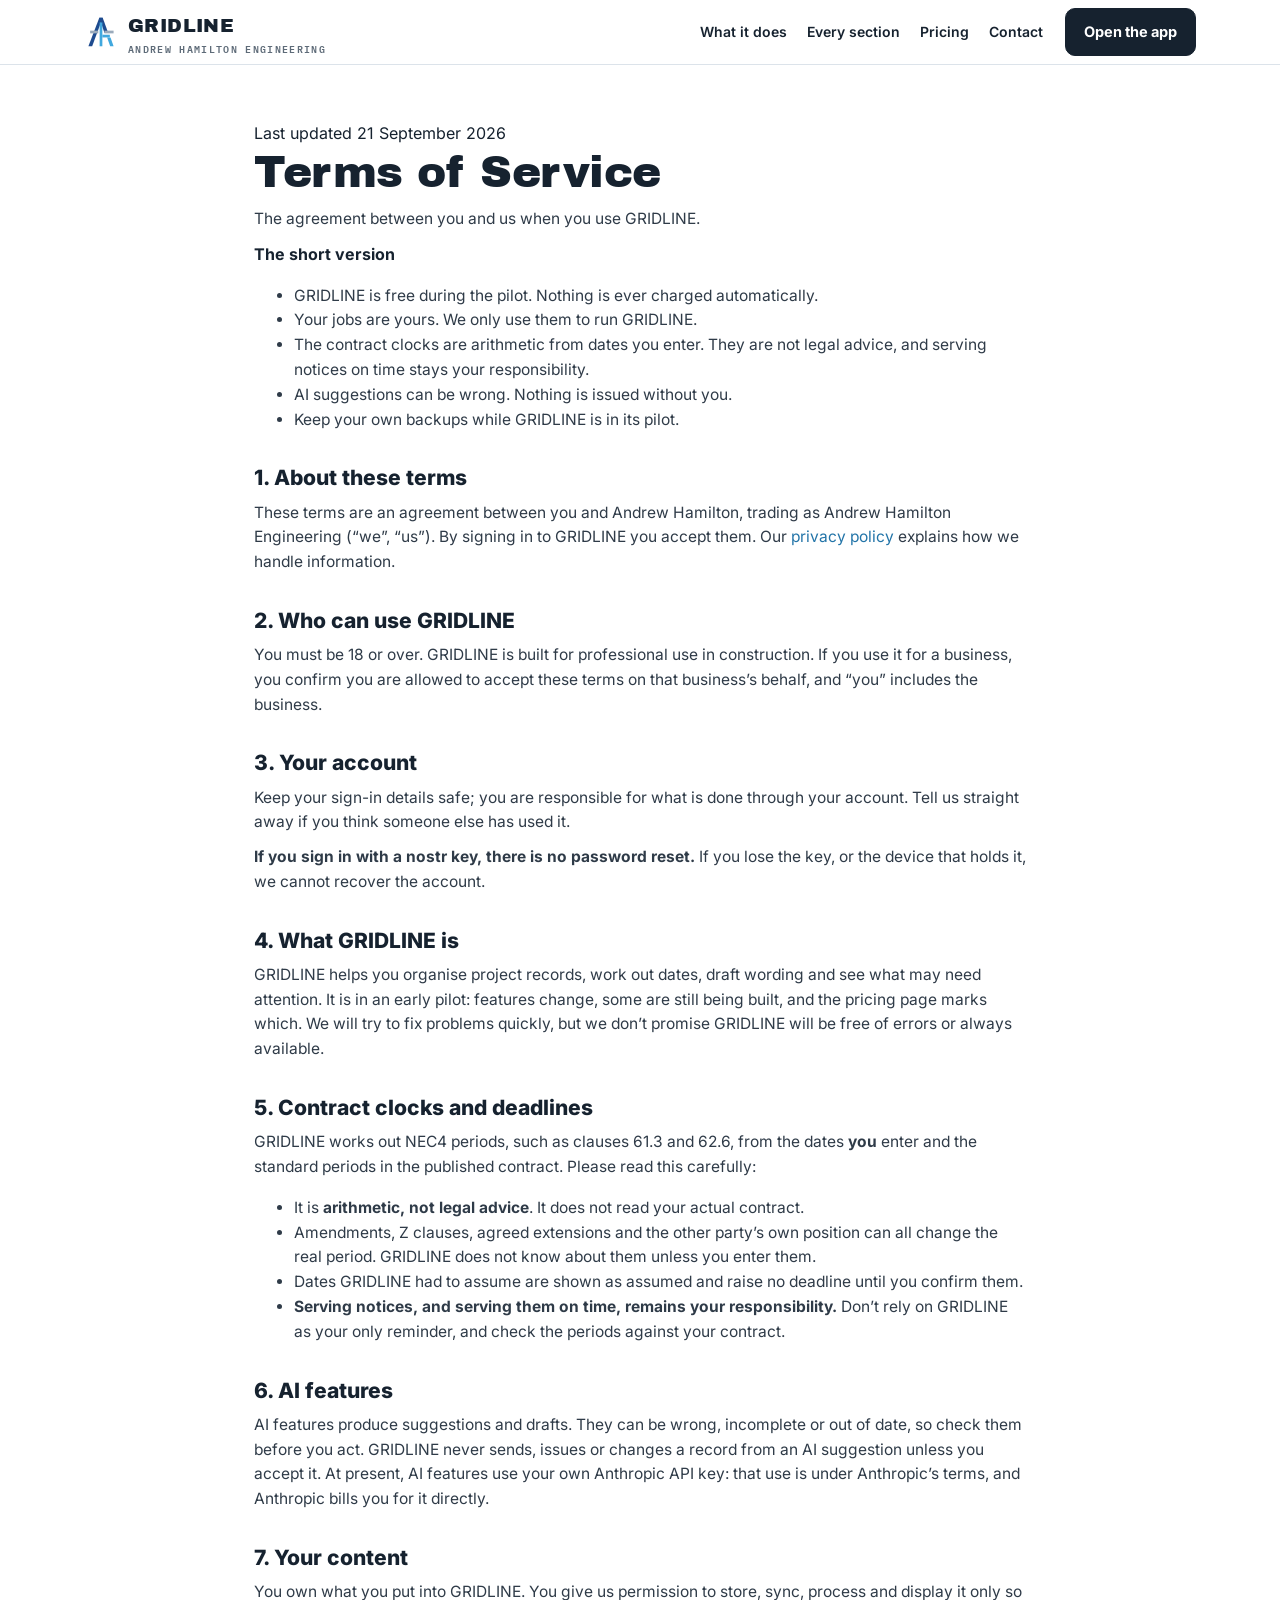
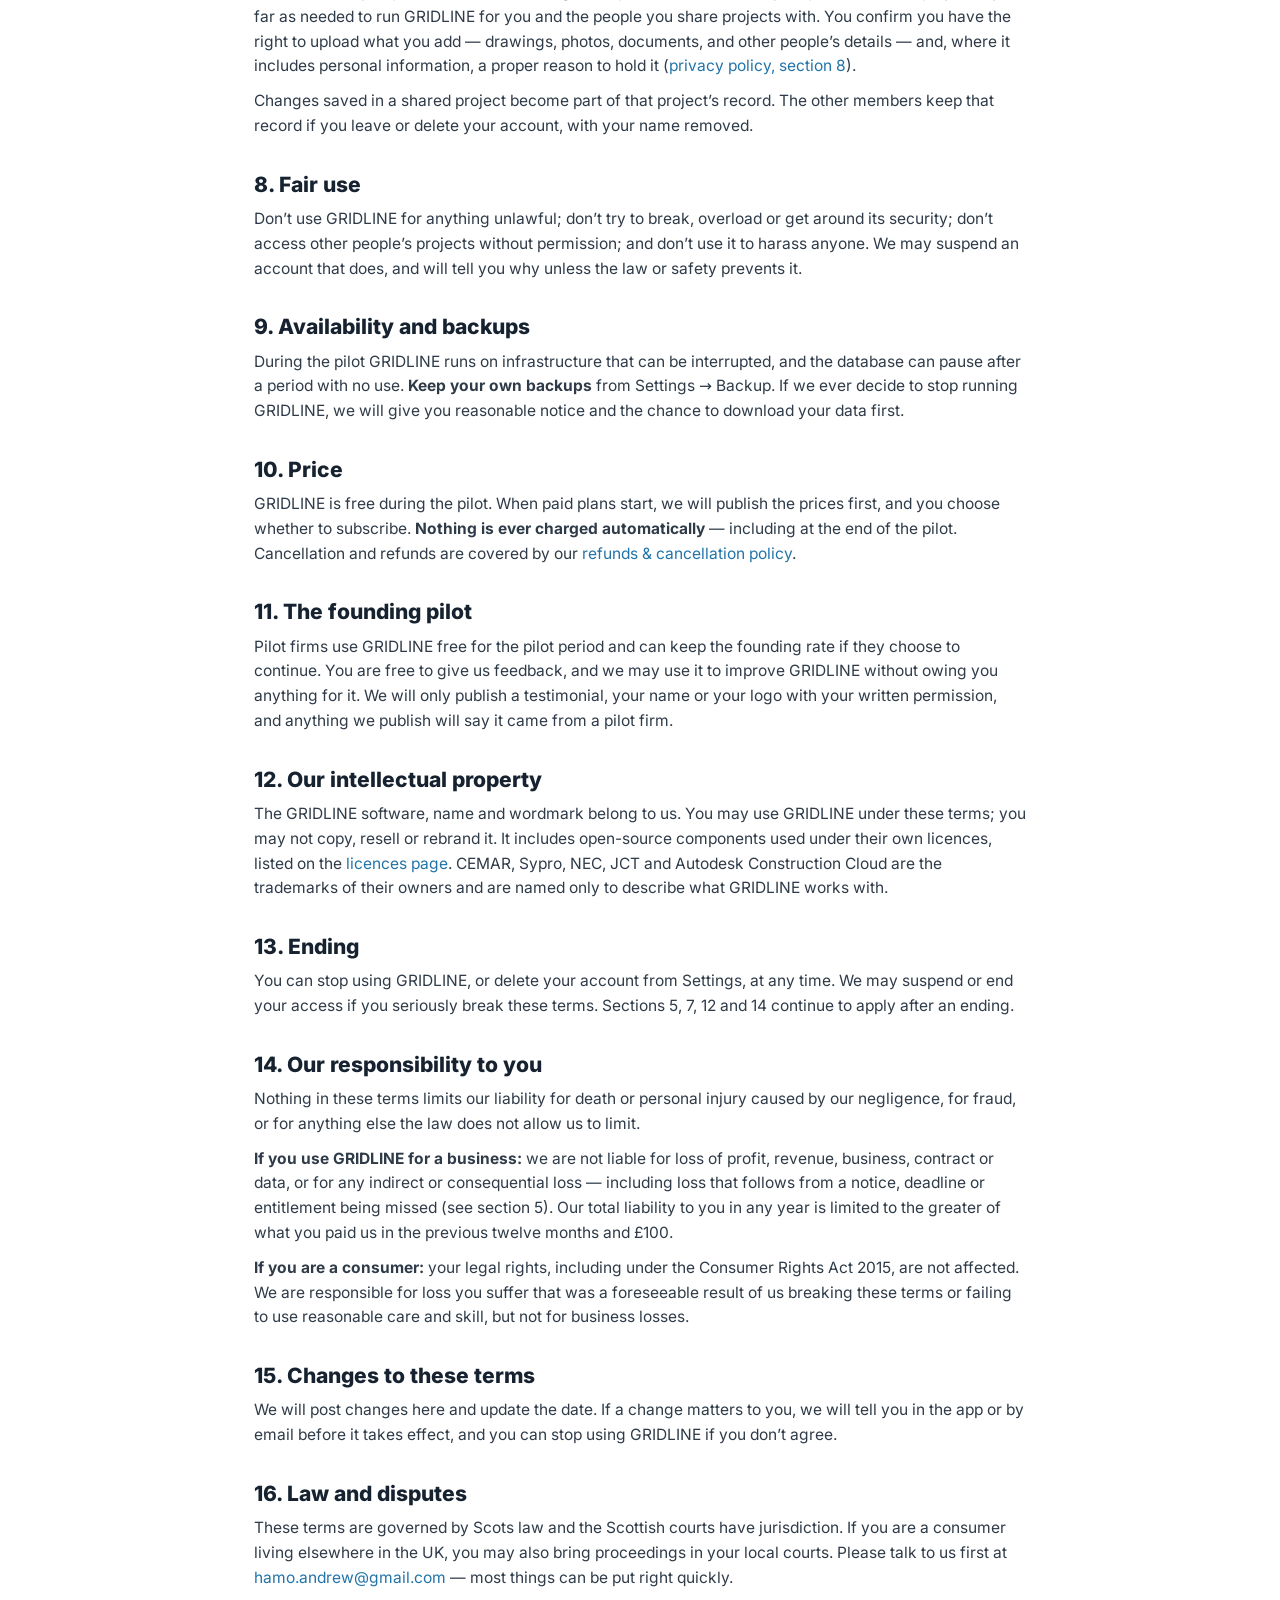
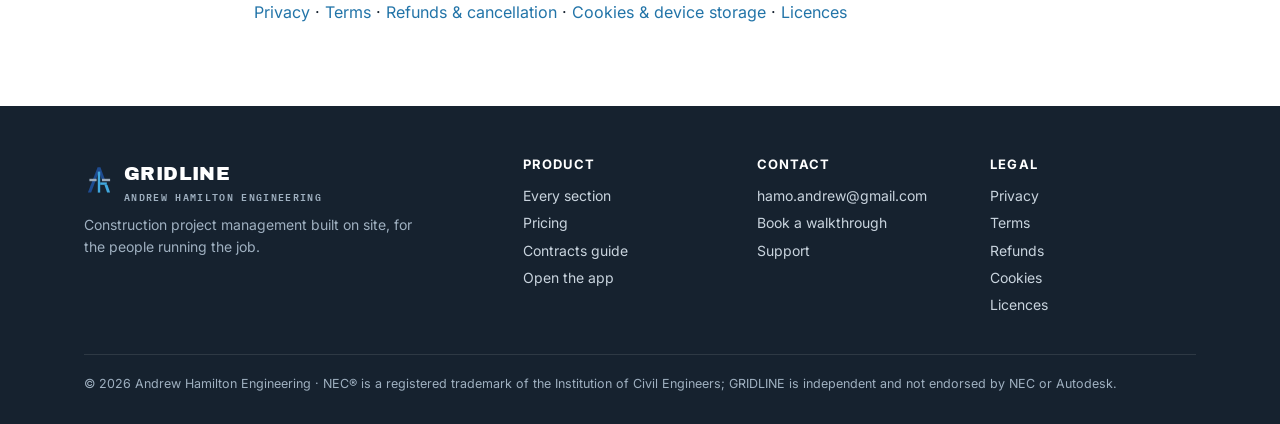
<file: terms.html>
<!doctype html><html lang="en-GB"><head><meta charset="utf-8"><meta name="viewport" content="width=device-width,initial-scale=1"><title>Terms of service · GRIDLINE</title><meta name="description" content="GRIDLINE terms of service"><meta name="theme-color" content="#16222F"><link rel="stylesheet" href="fonts.css"><link rel="stylesheet" href="styles.css"><link rel="icon" href="data:image/svg+xml,<svg width='64' height='64' viewBox='0 0 100 100' aria-hidden='true'><polygon points='45,8 55,8 24,92 13,92' fill='%231E4B8F'/><polygon points='45,8 55,8 71,52 60,52' fill='%231E4B8F'/><rect x='18' y='46' width='24' height='8' fill='%239AAABB'/><rect x='60' y='46' width='27' height='8' fill='%239AAABB'/><polygon points='46,22 54,22 54,92 46,92' fill='%2341A8DE'/><rect x='54' y='58' width='22' height='8' fill='%2341A8DE'/><polygon points='68,66 78,66 87,92 77,92' fill='%2341A8DE'/></svg>"></head><body><a class="skip" href="#main">Skip to content</a>
<header class="top"><div class="wrap"><a class="brand" href="index.html"><svg width="34" height="34" viewBox="0 0 100 100" aria-hidden="true"><polygon points="45,8 55,8 24,92 13,92" fill="#1E4B8F"/><polygon points="45,8 55,8 71,52 60,52" fill="#1E4B8F"/><rect x="18" y="46" width="24" height="8" fill="#9AAABB"/><rect x="60" y="46" width="27" height="8" fill="#9AAABB"/><polygon points="46,22 54,22 54,92 46,92" fill="#41A8DE"/><rect x="54" y="58" width="22" height="8" fill="#41A8DE"/><polygon points="68,66 78,66 87,92 77,92" fill="#41A8DE"/></svg><span><b>GRIDLINE</b><small>ANDREW HAMILTON ENGINEERING</small></span></a>
<nav class="nav" aria-label="Main"><a href="index.html#what">What it does</a><a href="index.html#sections">Every section</a><a href="index.html#pricing">Pricing</a><a href="index.html#contact">Contact</a></nav><a class="btn primary" href="https://hamoandrew-oss.github.io/AHE/">Open the app</a></div></header><main id="main" class="doc">
  <div>Last updated 21 September 2026</div>
  <h1>Terms of Service</h1>
  <p>The agreement between you and us when you use GRIDLINE.</p>

  <div><b>The short version</b>
  <ul>
    <li>GRIDLINE is free during the pilot. Nothing is ever charged automatically.</li>
    <li>Your jobs are yours. We only use them to run GRIDLINE.</li>
    <li>The contract clocks are arithmetic from dates you enter. They are not legal advice, and serving notices on time stays your responsibility.</li>
    <li>AI suggestions can be wrong. Nothing is issued without you.</li>
    <li>Keep your own backups while GRIDLINE is in its pilot.</li>
  </ul></div>

  <h2 id="about">1. About these terms</h2>
  <p>These terms are an agreement between you and Andrew Hamilton, trading as Andrew Hamilton Engineering (&ldquo;we&rdquo;, &ldquo;us&rdquo;). By signing in to GRIDLINE you accept them. Our <a href="https://hamoandrew-oss.github.io/AHESHOW/privacy.html">privacy policy</a> explains how we handle information.</p>

  <h2 id="who">2. Who can use GRIDLINE</h2>
  <p>You must be 18 or over. GRIDLINE is built for professional use in construction. If you use it for a business, you confirm you are allowed to accept these terms on that business&rsquo;s behalf, and &ldquo;you&rdquo; includes the business.</p>

  <h2 id="account">3. Your account</h2>
  <p>Keep your sign-in details safe; you are responsible for what is done through your account. Tell us straight away if you think someone else has used it.</p>
  <p><b>If you sign in with a nostr key, there is no password reset.</b> If you lose the key, or the device that holds it, we cannot recover the account.</p>

  <h2 id="service">4. What GRIDLINE is</h2>
  <p>GRIDLINE helps you organise project records, work out dates, draft wording and see what may need attention. It is in an early pilot: features change, some are still being built, and the pricing page marks which. We will try to fix problems quickly, but we don&rsquo;t promise GRIDLINE will be free of errors or always available.</p>

  <h2 id="clocks">5. Contract clocks and deadlines</h2>
  <p>GRIDLINE works out NEC4 periods, such as clauses 61.3 and 62.6, from the dates <b>you</b> enter and the standard periods in the published contract. Please read this carefully:</p>
  <ul>
    <li>It is <b>arithmetic, not legal advice</b>. It does not read your actual contract.</li>
    <li>Amendments, Z clauses, agreed extensions and the other party&rsquo;s own position can all change the real period. GRIDLINE does not know about them unless you enter them.</li>
    <li>Dates GRIDLINE had to assume are shown as assumed and raise no deadline until you confirm them.</li>
    <li><b>Serving notices, and serving them on time, remains your responsibility.</b> Don&rsquo;t rely on GRIDLINE as your only reminder, and check the periods against your contract.</li>
  </ul>

  <h2 id="ai">6. AI features</h2>
  <p>AI features produce suggestions and drafts. They can be wrong, incomplete or out of date, so check them before you act. GRIDLINE never sends, issues or changes a record from an AI suggestion unless you accept it. At present, AI features use your own Anthropic API key: that use is under Anthropic&rsquo;s terms, and Anthropic bills you for it directly.</p>

  <h2 id="content">7. Your content</h2>
  <p>You own what you put into GRIDLINE. You give us permission to store, sync, process and display it only so far as needed to run GRIDLINE for you and the people you share projects with. You confirm you have the right to upload what you add &mdash; drawings, photos, documents, and other people&rsquo;s details &mdash; and, where it includes personal information, a proper reason to hold it (<a href="https://hamoandrew-oss.github.io/AHESHOW/privacy.html#others">privacy policy, section 8</a>).</p>
  <p>Changes saved in a shared project become part of that project&rsquo;s record. The other members keep that record if you leave or delete your account, with your name removed.</p>

  <h2 id="use">8. Fair use</h2>
  <p>Don&rsquo;t use GRIDLINE for anything unlawful; don&rsquo;t try to break, overload or get around its security; don&rsquo;t access other people&rsquo;s projects without permission; and don&rsquo;t use it to harass anyone. We may suspend an account that does, and will tell you why unless the law or safety prevents it.</p>

  <h2 id="availability">9. Availability and backups</h2>
  <p>During the pilot GRIDLINE runs on infrastructure that can be interrupted, and the database can pause after a period with no use. <b>Keep your own backups</b> from Settings &rarr; Backup. If we ever decide to stop running GRIDLINE, we will give you reasonable notice and the chance to download your data first.</p>

  <h2 id="price">10. Price</h2>
  <p>GRIDLINE is free during the pilot. When paid plans start, we will publish the prices first, and you choose whether to subscribe. <b>Nothing is ever charged automatically</b> &mdash; including at the end of the pilot. Cancellation and refunds are covered by our <a href="https://hamoandrew-oss.github.io/AHESHOW/refunds.html">refunds &amp; cancellation policy</a>.</p>

  <h2 id="pilot">11. The founding pilot</h2>
  <p>Pilot firms use GRIDLINE free for the pilot period and can keep the founding rate if they choose to continue. You are free to give us feedback, and we may use it to improve GRIDLINE without owing you anything for it. We will only publish a testimonial, your name or your logo with your written permission, and anything we publish will say it came from a pilot firm.</p>

  <h2 id="ours">12. Our intellectual property</h2>
  <p>The GRIDLINE software, name and wordmark belong to us. You may use GRIDLINE under these terms; you may not copy, resell or rebrand it. It includes open-source components used under their own licences, listed on the <a href="https://hamoandrew-oss.github.io/AHESHOW/licences.html">licences page</a>. CEMAR, Sypro, NEC, JCT and Autodesk Construction Cloud are the trademarks of their owners and are named only to describe what GRIDLINE works with.</p>

  <h2 id="ending">13. Ending</h2>
  <p>You can stop using GRIDLINE, or delete your account from Settings, at any time. We may suspend or end your access if you seriously break these terms. Sections 5, 7, 12 and 14 continue to apply after an ending.</p>

  <h2 id="liability">14. Our responsibility to you</h2>
  <p>Nothing in these terms limits our liability for death or personal injury caused by our negligence, for fraud, or for anything else the law does not allow us to limit.</p>
  <p><b>If you use GRIDLINE for a business:</b> we are not liable for loss of profit, revenue, business, contract or data, or for any indirect or consequential loss &mdash; including loss that follows from a notice, deadline or entitlement being missed (see section 5). Our total liability to you in any year is limited to the greater of what you paid us in the previous twelve months and &pound;100.</p>
  <p><b>If you are a consumer:</b> your legal rights, including under the Consumer Rights Act 2015, are not affected. We are responsible for loss you suffer that was a foreseeable result of us breaking these terms or failing to use reasonable care and skill, but not for business losses.</p>

  <h2 id="changes">15. Changes to these terms</h2>
  <p>We will post changes here and update the date. If a change matters to you, we will tell you in the app or by email before it takes effect, and you can stop using GRIDLINE if you don&rsquo;t agree.</p>

  <h2 id="law">16. Law and disputes</h2>
  <p>These terms are governed by Scots law and the Scottish courts have jurisdiction. If you are a consumer living elsewhere in the UK, you may also bring proceedings in your local courts. Please talk to us first at <a href="mailto:hamo.andrew@gmail.com">hamo.andrew@gmail.com</a> &mdash; most things can be put right quickly.</p>

  <nav aria-label="Legal"><a href="https://hamoandrew-oss.github.io/AHESHOW/privacy.html">Privacy</a> · <a href="https://hamoandrew-oss.github.io/AHESHOW/terms.html" aria-current="page">Terms</a> · <a href="https://hamoandrew-oss.github.io/AHESHOW/refunds.html">Refunds &amp; cancellation</a> · <a href="https://hamoandrew-oss.github.io/AHESHOW/cookies.html">Cookies &amp; device storage</a> · <a href="https://hamoandrew-oss.github.io/AHESHOW/licences.html">Licences</a></nav>
</main><footer><div class="wrap"><div class="cols">
<div><a class="brand" href="index.html" style="color:#fff"><svg width="30" height="30" viewBox="0 0 100 100" aria-hidden="true"><polygon points="45,8 55,8 24,92 13,92" fill="#1E4B8F"/><polygon points="45,8 55,8 71,52 60,52" fill="#1E4B8F"/><rect x="18" y="46" width="24" height="8" fill="#9AAABB"/><rect x="60" y="46" width="27" height="8" fill="#9AAABB"/><polygon points="46,22 54,22 54,92 46,92" fill="#41A8DE"/><rect x="54" y="58" width="22" height="8" fill="#41A8DE"/><polygon points="68,66 78,66 87,92 77,92" fill="#41A8DE"/></svg><span><b>GRIDLINE</b><small style="color:#9FB0C0">ANDREW HAMILTON ENGINEERING</small></span></a><p style="margin-top:12px;max-width:340px">Construction project management built on site, for the people running the job.</p></div>
<div><h4>Product</h4><a href="index.html#sections">Every section</a><a href="index.html#pricing">Pricing</a><a href="contracts-guide.html">Contracts guide</a><a href="https://hamoandrew-oss.github.io/AHE/">Open the app</a></div>
<div><h4>Contact</h4><a href="mailto:hamo.andrew@gmail.com">hamo.andrew@gmail.com</a><a href="index.html#contact">Book a walkthrough</a><a href="mailto:hamo.andrew@gmail.com?subject=GRIDLINE%20support">Support</a></div>
<div><h4>Legal</h4><a href="privacy.html">Privacy</a><a href="terms.html">Terms</a><a href="refunds.html">Refunds</a><a href="cookies.html">Cookies</a><a href="licences.html">Licences</a></div></div>
<div class="legal">© 2026 Andrew Hamilton Engineering · NEC® is a registered trademark of the Institution of Civil Engineers; GRIDLINE is independent and not endorsed by NEC or Autodesk.</div></div></footer></body></html>
</file>
<file: fonts.css>
/* GRIDLINE fonts, self-hosted. All three are SIL Open Font License 1.1 —
   Inter (Rasmus Andersson), Archivo Black (Omnibus-Type), IBM Plex Mono (IBM).
   Embedded so no page load contacts Google. Latin subset, as Google served. */
@font-face{font-family:'Inter';font-style:normal;font-weight:100 900;font-display:swap;src:url([data-uri]) format('woff2')}
@font-face{font-family:'Archivo Black';font-style:normal;font-weight:400;font-display:swap;src:url([data-uri]) format('woff2')}
@font-face{font-family:'IBM Plex Mono';font-style:normal;font-weight:400;font-display:swap;src:url([data-uri]) format('woff2')}
@font-face{font-family:'IBM Plex Mono';font-style:normal;font-weight:500;font-display:swap;src:url([data-uri]) format('woff2')}
@font-face{font-family:'IBM Plex Mono';font-style:normal;font-weight:600;font-display:swap;src:url([data-uri]) format('woff2')}
</file>
<file: styles.css>
/* GRIDLINE showcase site · v2 (Oct 2026) · simple, modern, on the GRIDLINE palette */
:root{--ink:#16222F;--navy:#1E4B8F;--sky:#41A8DE;--sky-d:#2274A8;--silver:#9AAABB;--line:#DCE3EA;--soft:#F3F6F9;--muted:#5E6B78;--white:#FFFFFF;--green:#2E9E62;--amber:#D98E2B;--red:#BE4E36;--r:14px;--w:1160px}
*{box-sizing:border-box}html{scroll-behavior:smooth}body{margin:0;font-family:Inter,system-ui,-apple-system,"Segoe UI",sans-serif;color:var(--ink);background:var(--white);line-height:1.6;-webkit-font-smoothing:antialiased}
a{color:var(--sky-d);text-decoration:none}a:hover{text-decoration:underline}img,svg{max-width:100%}
.wrap{max-width:var(--w);margin:0 auto;padding:0 24px}
.mono{font-family:"IBM Plex Mono",ui-monospace,monospace}
.eyebrow{font:600 12px/1 "IBM Plex Mono",monospace;letter-spacing:.14em;text-transform:uppercase;color:var(--sky-d)}
h1,h2,h3{line-height:1.15;margin:0}
h1{font-family:"Archivo Black",Inter,sans-serif;font-weight:400;font-size:clamp(36px,5.6vw,64px);letter-spacing:-.01em}
h2{font-family:"Archivo Black",Inter,sans-serif;font-weight:400;font-size:clamp(26px,3.4vw,38px)}
h3{font-size:18px;font-weight:800}
p{margin:0}.lead{font-size:clamp(17px,1.6vw,20px);color:#3A4754;max-width:640px}
/* header */
.top{position:sticky;top:0;z-index:20;background:rgba(255,255,255,.92);backdrop-filter:saturate(1.4) blur(8px);border-bottom:1px solid var(--line)}
.top .wrap{display:flex;align-items:center;gap:22px;height:64px}
.brand{display:flex;align-items:center;gap:10px;color:var(--ink)}.brand:hover{text-decoration:none}
.brand b{font-family:"Archivo Black",Inter,sans-serif;font-weight:400;font-size:19px;letter-spacing:.02em}
.brand small{display:block;font:600 9.5px/1 "IBM Plex Mono",monospace;letter-spacing:.14em;color:var(--muted);margin-top:3px}
.nav{display:flex;gap:20px;margin-left:auto;font-size:14px;font-weight:600}.nav a{color:var(--ink)}
.btn{display:inline-flex;align-items:center;gap:8px;font-weight:700;font-size:14.5px;padding:11px 18px;border-radius:10px;border:1px solid var(--line);color:var(--ink);background:var(--white);white-space:nowrap}
.btn:hover{text-decoration:none;border-color:var(--silver)}
.btn.primary{background:var(--ink);border-color:var(--ink);color:#fff}.btn.primary:hover{background:#22344a}
.btn.sky{background:var(--sky);border-color:var(--sky);color:#0E1720}
@media (max-width:860px){.nav{display:none}}
/* gridline background */
.grid-bg{background-color:var(--ink);color:#fff;background-image:linear-gradient(rgba(65,168,222,.12) 1px,transparent 1px),linear-gradient(90deg,rgba(65,168,222,.12) 1px,transparent 1px),linear-gradient(rgba(65,168,222,.05) 1px,transparent 1px),linear-gradient(90deg,rgba(65,168,222,.05) 1px,transparent 1px);background-size:96px 96px,96px 96px,24px 24px,24px 24px}
.hero{padding:88px 0 72px;position:relative;overflow:hidden}
.hero .lead{color:#C9D4DE}.hero h1 span{color:var(--sky)}
.hero .cta{display:flex;gap:12px;flex-wrap:wrap;margin-top:28px}
.hero .btn{border-color:rgba(255,255,255,.25);background:transparent;color:#fff}
.hero .btn.sky{background:var(--sky);color:#0E1720;border-color:var(--sky)}
.status{display:flex;gap:18px;flex-wrap:wrap;margin-top:36px;font:600 12.5px "IBM Plex Mono",monospace;color:#9FB0C0}
.status i{display:inline-block;width:10px;height:10px;border-radius:3px;margin-right:7px;vertical-align:-1px}
.shot{margin-top:48px;border-radius:16px;border:1px solid rgba(255,255,255,.14);background:#0E1720;box-shadow:0 30px 80px rgba(0,0,0,.45);overflow:hidden}
.shot .bar{display:flex;gap:6px;padding:10px 12px;border-bottom:1px solid rgba(255,255,255,.08)}.shot .bar span{width:10px;height:10px;border-radius:50%;background:#2A3D52}
.shot .body{display:grid;grid-template-columns:180px 1fr;min-height:300px}
.shot .side{background:#16222F;padding:14px;font-size:12.5px;color:#9FB0C0;line-height:2.1}.shot .side b{color:#fff;display:block;margin-bottom:6px;font-size:13px}
.shot .main{background:#F3F6F9;color:var(--ink);padding:18px;display:grid;gap:12px}
.mock-row{display:grid;grid-template-columns:repeat(4,1fr);gap:10px}.mock-card{background:#fff;border:1px solid var(--line);border-radius:10px;padding:10px 12px;font-size:12px;color:var(--muted)}.mock-card b{display:block;font-size:20px;color:var(--ink)}
.mock-brief{background:#fff;border:1px solid var(--line);border-left:4px solid var(--sky);border-radius:10px;padding:12px 14px;font-size:13px;color:#3A4754}
@media (max-width:760px){.shot .body{grid-template-columns:1fr}.shot .side{display:none}.mock-row{grid-template-columns:repeat(2,1fr)}}
/* sections */
section{padding:84px 0}.alt{background:var(--soft)}
.head{display:flex;flex-direction:column;gap:12px;margin-bottom:40px;max-width:760px}
.cards{display:grid;grid-template-columns:repeat(auto-fill,minmax(270px,1fr));gap:16px}
.card{background:#fff;border:1px solid var(--line);border-radius:var(--r);padding:22px;display:flex;flex-direction:column;gap:10px;transition:border-color .15s,transform .15s}
.card:hover{border-color:#BFD3E3;transform:translateY(-2px)}
.card .ic{width:40px;height:40px;border-radius:10px;background:rgba(65,168,222,.12);display:flex;align-items:center;justify-content:center;color:var(--sky-d)}
.card p{font-size:14.5px;color:#3A4754}.card ul{margin:2px 0 0;padding-left:18px;font-size:14px;color:#3A4754}.card li{margin:3px 0}
.tag{display:inline-block;font:600 11px "IBM Plex Mono",monospace;letter-spacing:.06em;color:var(--sky-d);background:rgba(65,168,222,.1);border-radius:999px;padding:3px 9px;align-self:flex-start}
.split{display:grid;grid-template-columns:1fr 1fr;gap:48px;align-items:center}@media (max-width:860px){.split{grid-template-columns:1fr}}
.points{display:grid;gap:14px;margin-top:22px}.points div{display:grid;grid-template-columns:28px 1fr;gap:10px;font-size:15px;color:#3A4754}.points b{color:var(--ink)}
.num{font:700 13px "IBM Plex Mono",monospace;color:var(--sky-d);padding-top:2px}
.panel{background:#fff;border:1px solid var(--line);border-radius:16px;padding:22px;box-shadow:0 14px 40px rgba(22,34,47,.08)}
.clock{display:grid;grid-template-columns:1fr auto;gap:6px 14px;font-size:14px}.clock .k{color:var(--muted)}.clock .v{font-weight:700;font-family:"IBM Plex Mono",monospace}
.pill{display:inline-block;font-size:11.5px;font-weight:700;border-radius:999px;padding:2px 9px}
.p-g{background:rgba(46,158,98,.13);color:var(--green)}.p-a{background:rgba(217,142,43,.15);color:#A8670F}.p-r{background:rgba(190,78,54,.13);color:var(--red)}.p-b{background:rgba(65,168,222,.14);color:var(--sky-d)}
/* pricing */
.prices{display:grid;grid-template-columns:repeat(auto-fit,minmax(260px,1fr));gap:16px}
.price{background:#fff;border:1px solid var(--line);border-radius:var(--r);padding:26px;display:flex;flex-direction:column;gap:12px}
.price.feature{border:2px solid var(--sky);box-shadow:0 18px 50px rgba(65,168,222,.18)}
.price .amt{font-family:"Archivo Black",Inter,sans-serif;font-size:42px;line-height:1}.price .amt small{font:600 15px Inter,sans-serif;color:var(--muted)}
.price ul{margin:0;padding-left:18px;color:#3A4754;font-size:14.5px}.price li{margin:5px 0}
/* contact */
.contact{display:grid;grid-template-columns:1.1fr 1fr;gap:28px}@media (max-width:860px){.contact{grid-template-columns:1fr}}
form.c{display:grid;gap:12px}form.c label{font-size:13px;font-weight:700;color:var(--muted);display:grid;gap:5px}
form.c input,form.c textarea,form.c select{font:inherit;font-size:15px;padding:11px 12px;border:1px solid var(--line);border-radius:10px;background:#fff;color:var(--ink)}
form.c textarea{min-height:120px;resize:vertical}
.contact .info{display:grid;gap:14px;align-content:start}.contact .info div{display:grid;gap:2px}.contact .info b{font-size:13px;color:var(--muted);text-transform:uppercase;letter-spacing:.06em}
/* footer */
footer{background:var(--ink);color:#9FB0C0;padding:48px 0 30px;font-size:14px}
footer .cols{display:grid;grid-template-columns:2fr 1fr 1fr 1fr;gap:28px}@media (max-width:760px){footer .cols{grid-template-columns:1fr 1fr}}
footer h4{color:#fff;font-size:13px;letter-spacing:.08em;text-transform:uppercase;margin:0 0 10px}footer a{color:#C9D4DE;display:block;margin:5px 0}
footer .legal{border-top:1px solid rgba(255,255,255,.1);margin-top:32px;padding-top:18px;font-size:12.5px;line-height:1.7}
/* legal pages */
.doc{max-width:820px;margin:0 auto;padding:56px 24px 80px}.doc h1{font-size:clamp(30px,4vw,44px);margin-bottom:10px}
.doc h2{font-family:Inter,sans-serif;font-weight:800;font-size:21px;margin:34px 0 10px}.doc h3{margin:22px 0 8px}
.doc p,.doc li{color:#2F3B48;font-size:15.5px}.doc p{margin:10px 0}.doc table{border-collapse:collapse;width:100%;font-size:14px;margin:14px 0}.doc th,.doc td{border:1px solid var(--line);padding:8px 10px;text-align:left;vertical-align:top}.doc th{background:var(--soft)}
.skip{position:absolute;left:-999px}.skip:focus{left:12px;top:12px;background:#fff;padding:8px 12px;z-index:50}
</file>
